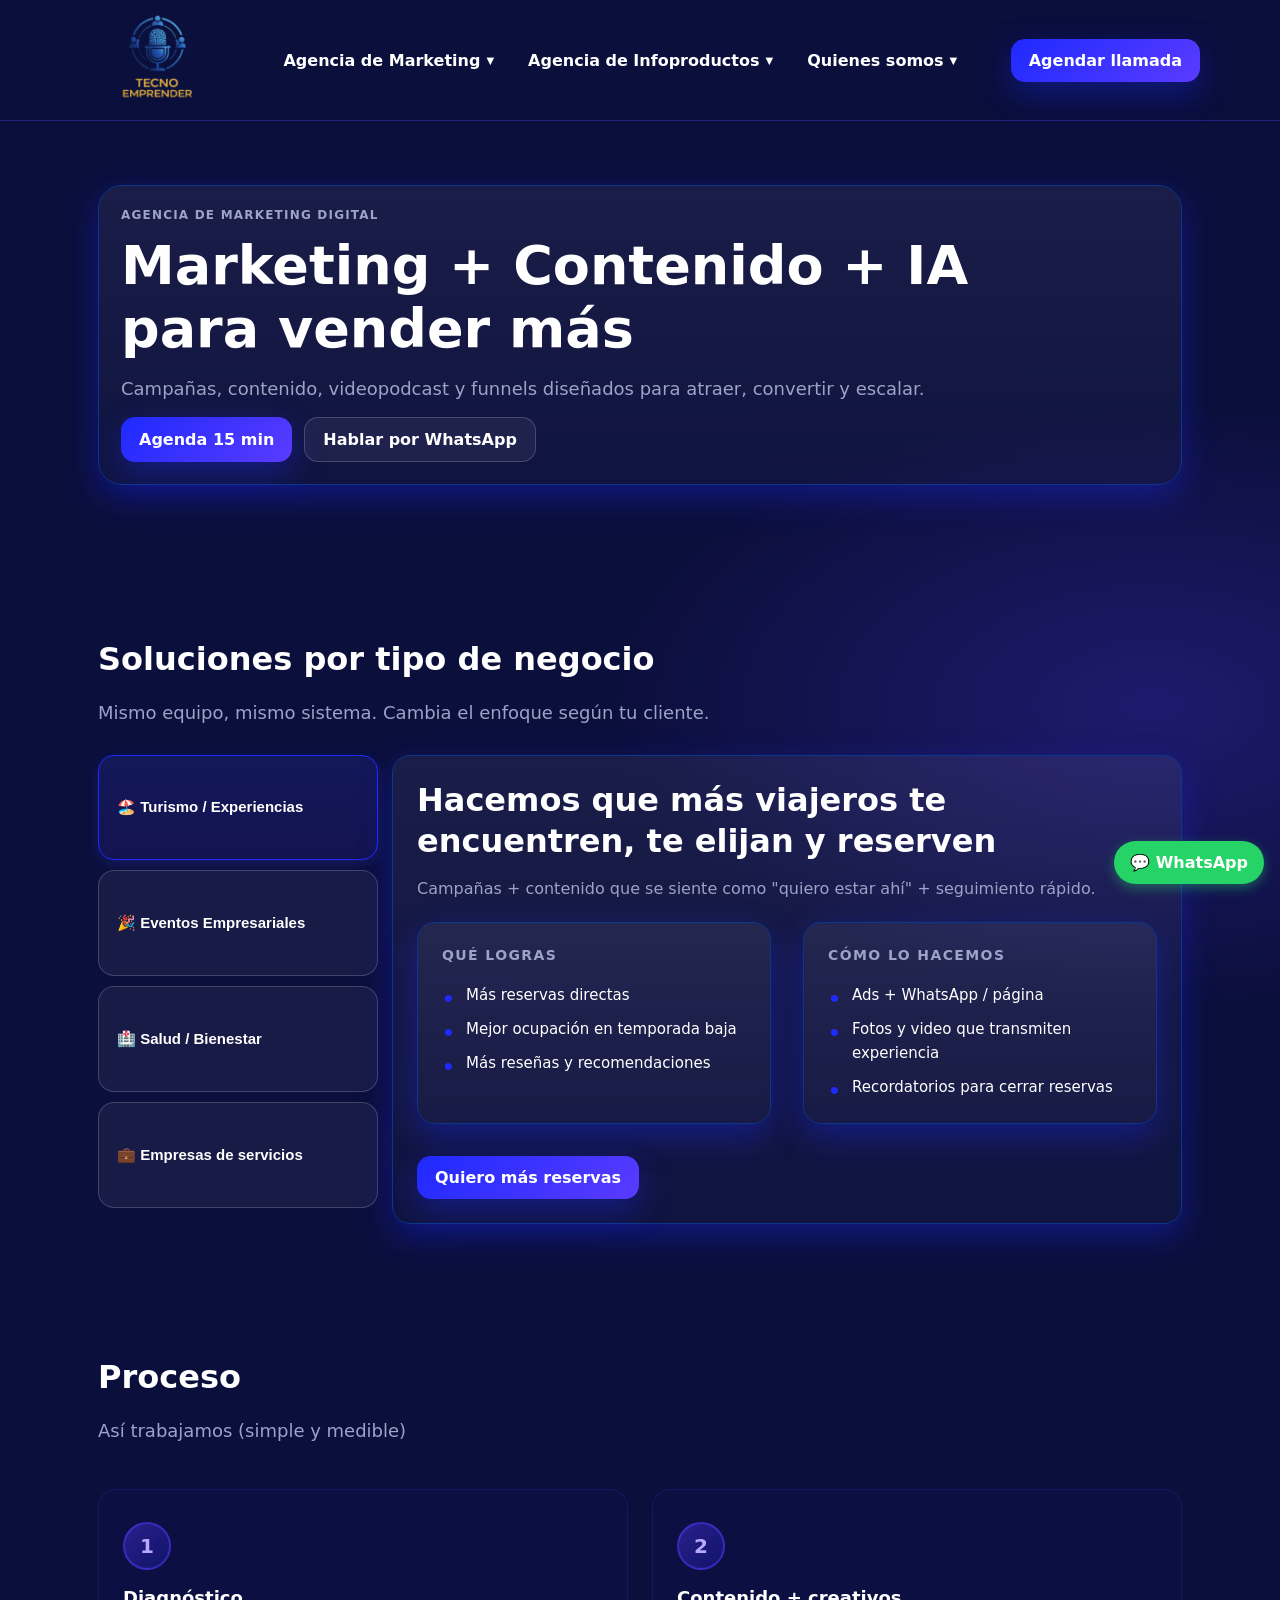
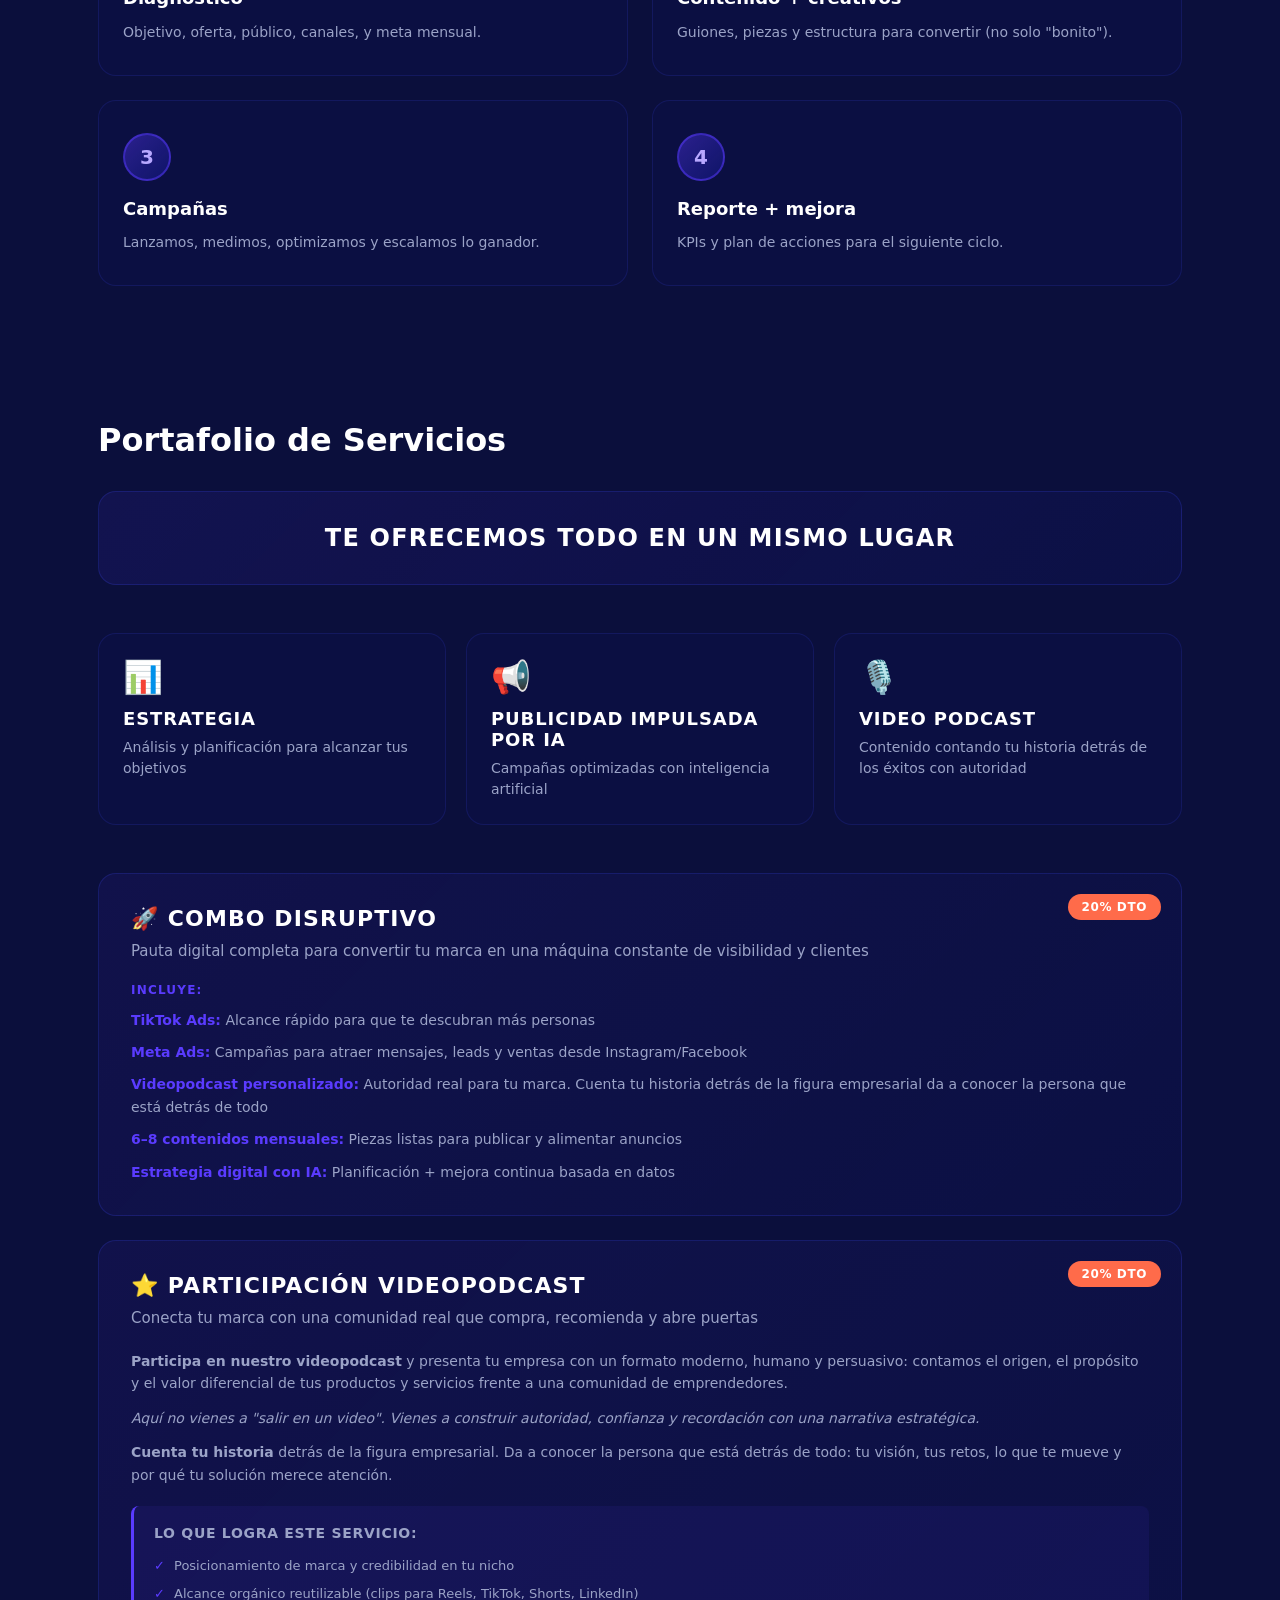
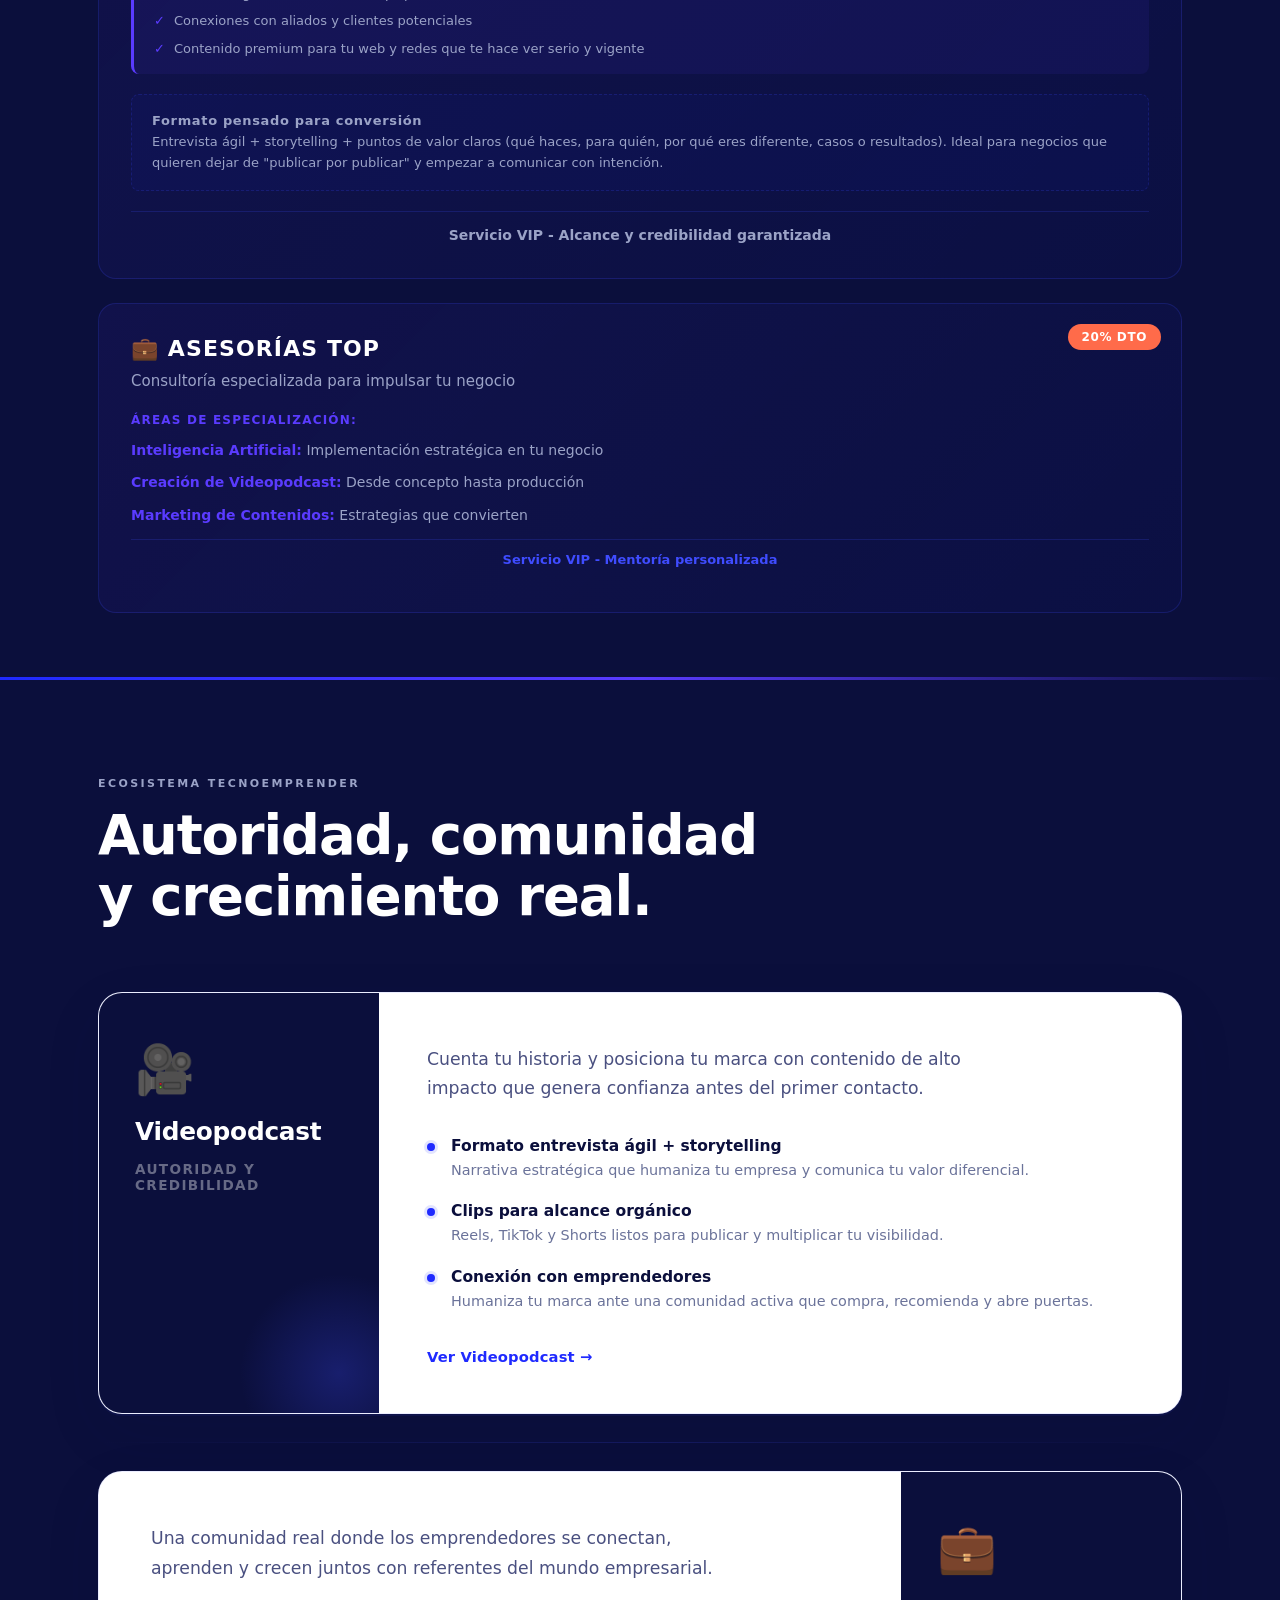
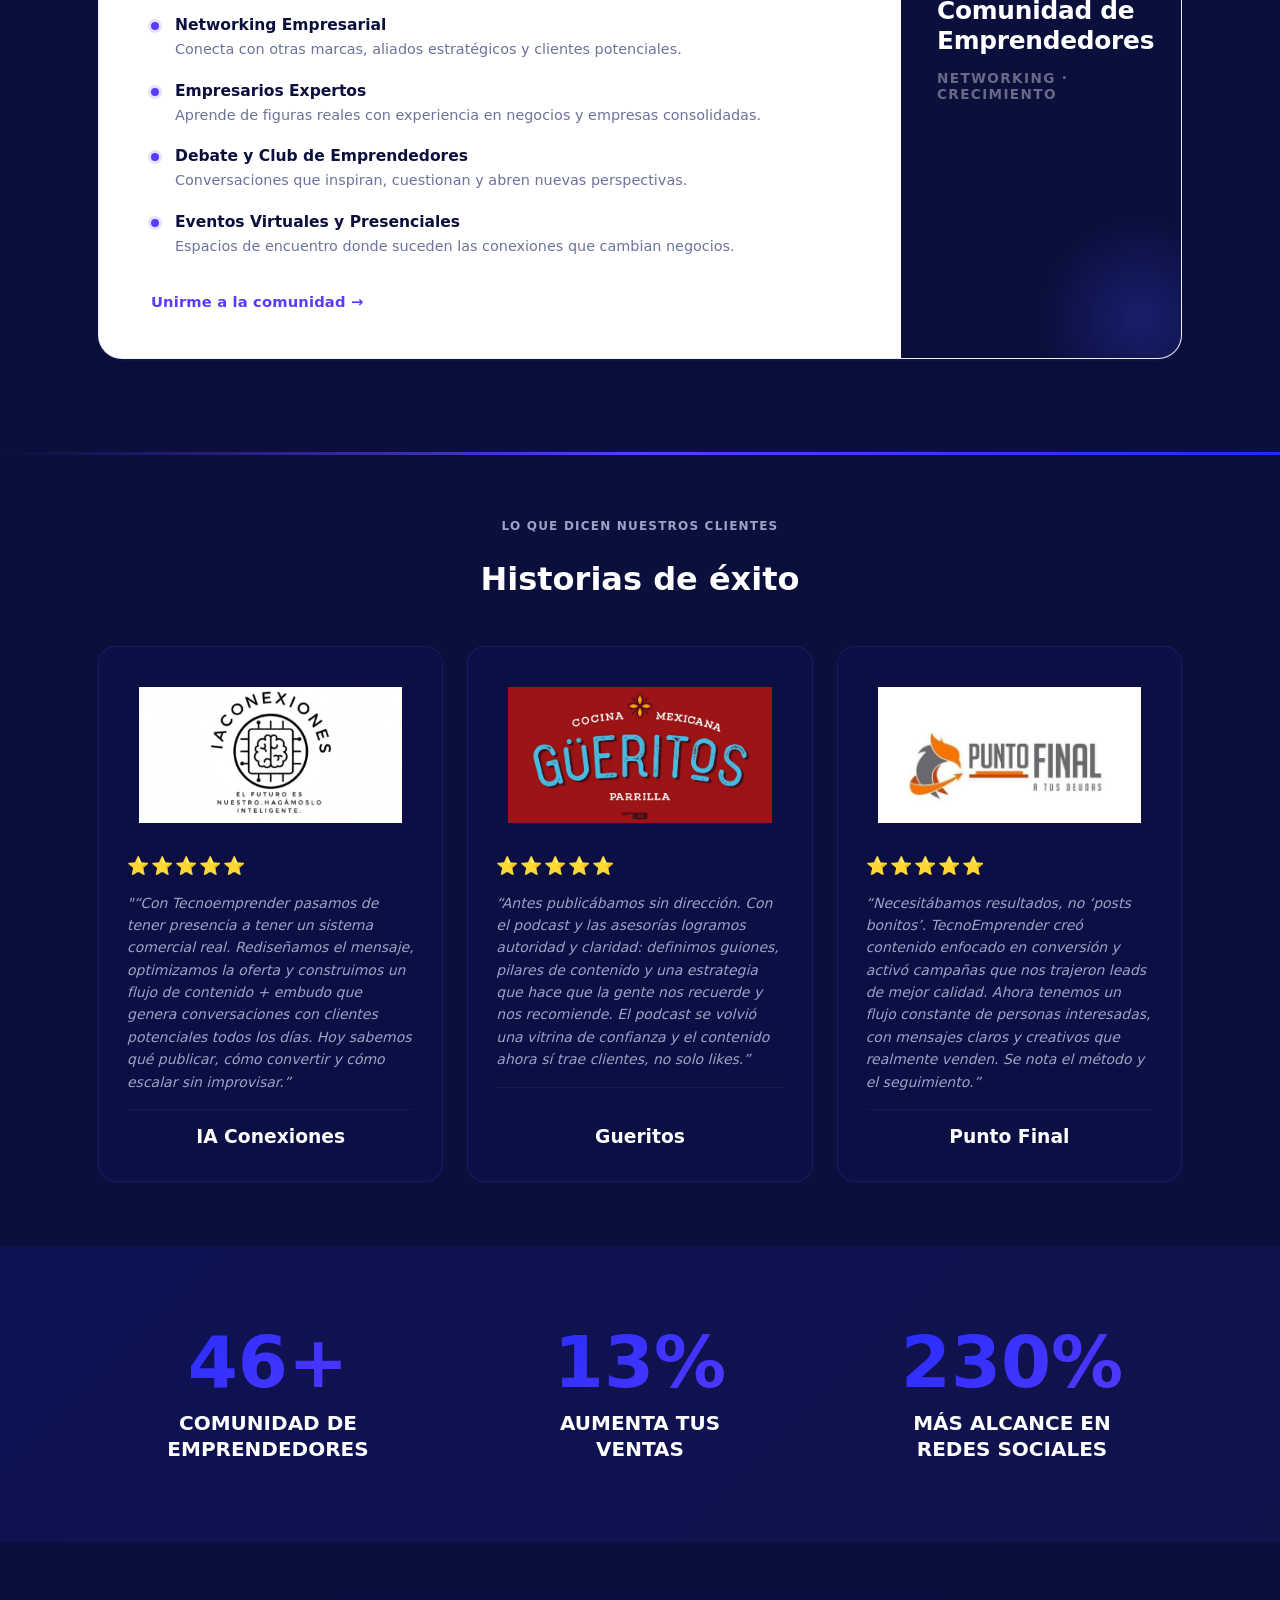
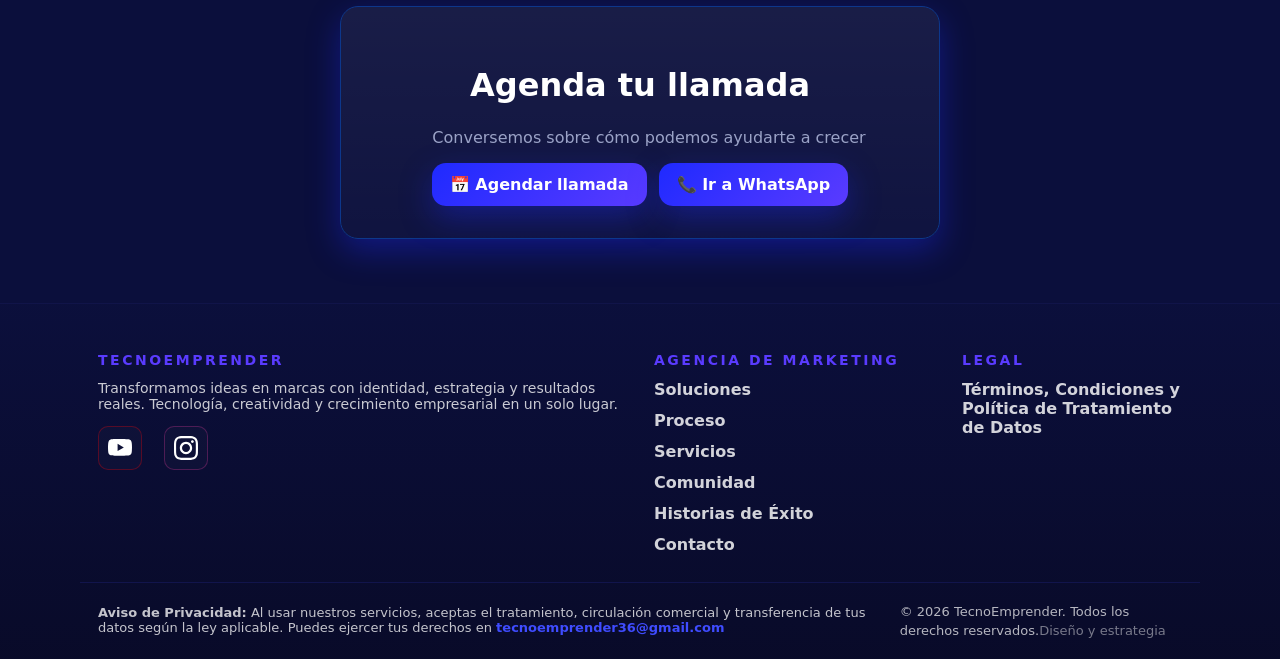
<file: index.html>
<!doctype html>
<html lang="es">

<head>
  <meta charset="utf-8">
  <meta name="viewport" content="width=device-width,initial-scale=1">
  <title>TecnoEmprender | Marketing, Contenido e IA</title>
  <meta name="description"
    content="Agencia de marketing digital especializada en estrategia, contenido, publicidad con IA y videopodcast.">
  <link rel="icon" type="image/png" href="img/logo_tecno_emprender-removebg-preview.png">
  <link rel="stylesheet" href="css/style.css">
</head>

<body>
<!-- Overlay -->
<div class="nav-overlay" id="navOverlay"></div>

<!-- Panel menú mobile -->
<nav class="mobile-nav" id="mobileNav">
  <div class="mobile-nav-header">
    <img class="mobile-nav-logo" src="img/logo_tecno_emprender-removebg-preview.png" alt="TecnoEmprender">
    <button class="mobile-nav-close" id="mobileNavClose">✕</button>
  </div>

  <ul class="mobile-nav-list">

    <li class="mobile-nav-section">
      <span class="mobile-nav-section-title">Agencia de Marketing</span>
      <ul class="mobile-nav-section-links">
        <li><a href="index.html#soluciones">Soluciones</a></li>
        <li><a href="index.html#proceso">Proceso</a></li>
        <li><a href="index.html#planes">Servicios</a></li>
        <li><a href="index.html#comunidad">Comunidad</a></li>
        <li><a href="index.html#casos-exito">Historias de Éxito</a></li>
        <li><a href="index.html#contacto">Contacto</a></li>
      </ul>
    </li>

    <li><div class="mobile-nav-divider"></div></li>

    <li class="mobile-nav-section">
      <span class="mobile-nav-section-title">Agencia de Infoproductos</span>
      <ul class="mobile-nav-section-links">
        <li><a href="infopro.html#problema">Problema</a></li>
        <li><a href="infopro.html#solucion-servicio">Solución - Servicio</a></li>
        <li><a href="infopro.html#lanzar-infoproducto">Cómo lo hacemos</a></li>
        <li><a href="infopro.html#resultados">¿Qué logras?</a></li>
        <li><a href="infopro.html#testimonios">Historias de Éxito</a></li>
        <li><a href="infopro.html#contacto">Contacto</a></li>
      </ul>
    </li>

    <li><div class="mobile-nav-divider"></div></li>

    <li class="mobile-nav-section">
      <span class="mobile-nav-section-title">Quiénes Somos</span>
      <ul class="mobile-nav-section-links">
        <li><a href="quienes-somos.html#mision">Misión y Visión</a></li>
        <li><a href="quienes-somos.html#equipo">Nuestro Equipo</a></li>
      </ul>
    </li>

  </ul>

  <div class="mobile-nav-footer">
    <a class="btn primary" href="https://calendly.com/agentetecnoemprender/15min" target="_blank">📅 Agendar llamada</a>
    <a class="btn" data-wa href="#">💬 Hablar por WhatsApp</a>
  </div>
</nav>

  <!-- WHATSAPP -->
  <a class="wa" id="waFloat" href="#" target="_blank">💬 WhatsApp</a>

  <header>
    <div class="wrap nav">
      <div class="brand">
        <img class="logo" src="img/logo_tecno_emprender-removebg-preview.png" alt="Logo TecnoEmprender">
        <!--TecnoEmprender-->
      </div>

      <nav>
        <ul>
          <li class="dropdown">
            <a href="index.html" class="dropdown-toggle">Agencia de Marketing</a>
            <ul class="dropdown-menu">
              <li><a href="index.html#soluciones">Soluciones</a></li>
              <li><a href="index.html#proceso">Proceso</a></li>
              <li><a href="index.html#planes">Servicios</a></li>
              <li><a href="index.html#comunidad">Comunidad</a></li>
              <li><a href="index.html#casos-exito">Historias de Éxito</a></li>
              <li><a href="index.html#contacto">Contacto</a></li>
            </ul>
          </li>
          <li class="dropdown">
            <a href="infopro.html" class="dropdown-toggle">Agencia de Infoproductos</a>
            <ul class="dropdown-menu">
              <li><a href="infopro.html#problema">Problema</a></li>
              <li><a href="infopro.html#solucion-servicio">Solucion - Servicio</a></li>
              <li><a href="infopro.html#lanzar-infoproducto">Como lo hacemos</a></li>
              <li><a href="infopro.html#resultados">¿Que logras?</a></li>
              <li><a href="infopro.html#testimonios">Historias de exito</a></li>
              <li><a href="infopro.html#contacto">Contacto</a></li>
            </ul>
          </li>
          <li class="dropdown">
            <a href="quienes-somos.html" class="dropdown-toggle">Quienes somos</a>
            <ul class="dropdown-menu">
              <li><a href="quienes-somos.html#mision">Misión y visión</a></li>
              <li><a href="quienes-somos.html#equipo">Nuestro equipo</a></li>
            </ul>
          </li>
        </ul>
      </nav>
      <div class="header-right">
        <a class="btn primary" href="https://calendly.com/agentetecnoemprender/15min">Agendar llamada</a>
      </div>
    </div>
  </header>

  <main>

    <!-- HERO -->
    <section class="hero">
      <div class="wrap hero-grid">
        <div class="card hero-card">
          <div class="hero-inner">
            <div class="hero-text-content">
              <div class="kicker">Agencia de marketing digital</div>
              <h1>Marketing + Contenido + IA<br>para vender más</h1>
              <p>Campañas, contenido, videopodcast y funnels diseñados para atraer, convertir y escalar.</p>
              <div class="hero-actions">
                <a class="btn primary" href="#contacto">Agenda 15 min</a>
                <a class="btn" id="ctaWhatsApp" data-wa href="#">Hablar por WhatsApp</a>
              </div>
            </div>
          </div>
        </div>
      </div>
    </section>

    <!-- SOLUCIONES -->
    <section class="section" id="soluciones">
      <div class="wrap">
        <h2>Soluciones por tipo de negocio </h2>
        <p style="color: var(--muted); margin-bottom: 32px; font-size: 18px;">Mismo equipo, mismo sistema. Cambia el
          enfoque según tu cliente.</p>
        <div class="tabs">
          <div class="tablist">
            <button class="tabbtn" aria-selected="true" aria-controls="t1">🏖️ Turismo / Experiencias</button>
            <button class="tabbtn" aria-selected="false" aria-controls="t2">🎉 Eventos Empresariales</button>
            <button class="tabbtn" aria-selected="false" aria-controls="t3">🏥 Salud / Bienestar</button>
            <button class="tabbtn" aria-selected="false" aria-controls="t4">💼 Empresas de servicios</button>
          </div>

          <div class="card">
            <div class="pad tabpanel-content">
              <div id="t1" class="tabpanel active">
                <h3>Hacemos que más viajeros te encuentren, te elijan y reserven</h3>
                <p style="color: var(--muted); margin: 16px 0 24px 0; font-size: 16px;">Campañas + contenido que se
                  siente como "quiero estar ahí" + seguimiento rápido.</p>
                <div class="two-col">
                  <div class="benefit-section-card">
                    <h4 class="benefit-section-title">QUÉ LOGRAS</h4>
                    <ul class="benefit-list">
                      <li>Más reservas directas</li>
                      <li>Mejor ocupación en temporada baja</li>
                      <li>Más reseñas y recomendaciones</li>
                    </ul>
                  </div>
                  <div class="benefit-section-card">
                    <h4 class="benefit-section-title">CÓMO LO HACEMOS</h4>
                    <ul class="benefit-list">
                      <li>Ads + WhatsApp / página</li>
                      <li>Fotos y video que transmiten experiencia</li>
                      <li>Recordatorios para cerrar reservas</li>
                    </ul>
                  </div>
                </div>
                <div style="margin-top: 32px;">
                  <a class="btn primary" href="#contacto">Quiero más reservas</a>
                </div>
              </div>
              <div id="t2" class="tabpanel">
                <h3>Llenamos tus eventos con el público ideal</h3>
                <p style="color: var(--muted); margin: 16px 0 24px 0; font-size: 16px;">Promoción estratégica que
                  conecta con tu audiencia y convierte asistencia en acción.</p>
                <div class="two-col">
                  <div class="benefit-section-card">
                    <h4 class="benefit-section-title">QUÉ LOGRAS</h4>
                    <ul class="benefit-list">
                      <li>Eventos con mayor asistencia</li>
                      <li>Público más comprometido y participativo</li>
                      <li>Mayor alcance y reconocimiento</li>
                    </ul>
                  </div>
                  <div class="benefit-section-card">
                    <h4 class="benefit-section-title">CÓMO LO HACEMOS</h4>
                    <ul class="benefit-list">
                      <li>Campañas segmentadas por interés</li>
                      <li>Contenido que genera expectativa</li>
                      <li>Seguimiento post-evento para fidelizar</li>
                    </ul>
                  </div>
                </div>
                <div style="margin-top: 32px;">
                  <a class="btn primary" href="#contacto">Quiero llenar mis eventos</a>
                </div>
              </div>
              <div id="t3" class="tabpanel">
                <h3>Generamos más citas y construimos confianza en tu práctica</h3>
                <p style="color: var(--muted); margin: 16px 0 24px 0; font-size: 16px;">Posiciona tu práctica médica con
                  contenido de valor que genera confianza y convierte consultas.</p>
                <div class="two-col">
                  <div class="benefit-section-card">
                    <h4 class="benefit-section-title">QUÉ LOGRAS</h4>
                    <ul class="benefit-list">
                      <li>Más citas y consultas programadas</li>
                      <li>Mayor confianza y credibilidad</li>
                      <li>Pacientes mejor informados</li>
                    </ul>
                  </div>
                  <div class="benefit-section-card">
                    <h4 class="benefit-section-title">CÓMO LO HACEMOS</h4>
                    <ul class="benefit-list">
                      <li>Contenido educativo y de valor</li>
                      <li>Testimonios y casos de éxito</li>
                      <li>Sistema de agendamiento integrado</li>
                    </ul>
                  </div>
                </div>
                <div style="margin-top: 32px;">
                  <a class="btn primary" href="#contacto">Quiero más citas</a>
                </div>
              </div>
              <div id="t4" class="tabpanel">
                <h3>Construimos autoridad y atraemos mejores clientes</h3>
                <p style="color: var(--muted); margin: 16px 0 24px 0; font-size: 16px;">Estrategia de contenido y
                  posicionamiento que te convierte en referente de tu sector.</p>
                <div class="two-col">
                  <div class="benefit-section-card">
                    <h4 class="benefit-section-title">QUÉ LOGRAS</h4>
                    <ul class="benefit-list">
                      <li>Mayor reconocimiento en tu sector</li>
                      <li>Más clientes y de mayor valor</li>
                      <li>Posicionamiento como experto</li>
                    </ul>
                  </div>
                  <div class="benefit-section-card">
                    <h4 class="benefit-section-title">CÓMO LO HACEMOS</h4>
                    <ul class="benefit-list">
                      <li>Contenido de autoridad y videopodcast</li>
                      <li>Estrategia de marca personal</li>
                      <li>Campañas dirigidas a tu nicho</li>
                    </ul>
                  </div>
                </div>
                <div style="margin-top: 32px;">
                  <a class="btn primary" href="#contacto">Quiero construir autoridad</a>
                </div>
              </div>
            </div>
          </div>
        </div>
      </div>
    </section>


    <!-- SECCIÓN PROCESO - Pasos del método de trabajo -->
    <section class="section sm" id="proceso">
      <div class="wrap">
        <h2>Proceso</h2>
        <p style="color: var(--muted); margin-bottom: 32px; font-size: 18px;">Así trabajamos (simple y medible)</p>
        <!-- Grid de pasos del proceso -->
        <div class="process-grid">
          <!-- Paso 1 -->
          <div class="process-card">
            <div class="process-number">1</div>
            <h3>Diagnóstico</h3>
            <p>Objetivo, oferta, público, canales, y meta mensual.</p>
          </div>
          <!-- Paso 2 -->
          <div class="process-card">
            <div class="process-number">2</div>
            <h3>Contenido + creativos</h3>
            <p>Guiones, piezas y estructura para convertir (no solo "bonito").</p>
          </div>
          <!-- Paso 3 -->
          <div class="process-card">
            <div class="process-number">3</div>
            <h3>Campañas</h3>
            <p>Lanzamos, medimos, optimizamos y escalamos lo ganador.</p>
          </div>
          <!-- Paso 4 -->
          <div class="process-card">
            <div class="process-number">4</div>
            <h3>Reporte + mejora</h3>
            <p>KPIs y plan de acciones para el siguiente ciclo.</p>
          </div>
        </div>
      </div>
    </section>

    <!-- SECCIÓN PORTAFOLIO - Servicios disponibles -->
    <section class="section" id="planes">
      <div class="wrap">
        <h2>Portafolio de Servicios</h2>
        
        <!-- Subtítulo destacado -->
        <div class="portfolio-intro">
          <p>Te ofrecemos todo en un mismo lugar</p>
        </div>

        <!-- Servicios principales -->
        <div class="services-grid">
          <div class="service-card">
            <div class="service-icon">📊</div>
            <h3>Estrategia</h3>
            <p>Análisis y planificación para alcanzar tus objetivos</p>
          </div>
          <div class="service-card">
            <div class="service-icon">📢</div>
            <h3>Publicidad impulsada por IA</h3>
            <p>Campañas optimizadas con inteligencia artificial</p>
          </div>
          <div class="service-card">
            <div class="service-icon">🎙️</div>
            <h3>Video Podcast</h3>
            <p>Contenido contando tu historia detrás de los éxitos con autoridad</p>
          </div>
        </div>

        <!-- Planes -->
        <div class="plans-grid" style="margin-top: 48px;">
          <!-- Plan 1 -->
          <div class="plan-card">
            <div class="plan-badge">20% DTO</div>
            <h3>🚀 Combo Disruptivo</h3>
            <p>Pauta digital completa para convertir tu marca en una máquina constante de visibilidad y clientes</p>
            <div class="plan-includes">
              <p class="includes-label">INCLUYE:</p>
              <ul>
                <li><span class="highlight">TikTok Ads:</span> Alcance rápido para que te descubran más personas</li>
                <li><span class="highlight">Meta Ads:</span> Campañas para atraer mensajes, leads y ventas desde Instagram/Facebook</li>
                <li><span class="highlight">Videopodcast personalizado:</span> Autoridad real para tu marca. Cuenta tu historia detrás de la figura empresarial da a conocer la persona que está detrás de todo</li>
                <li><span class="highlight">6–8 contenidos mensuales:</span> Piezas listas para publicar y alimentar anuncios</li>
                <li><span class="highlight">Estrategia digital con IA:</span> Planificación + mejora continua basada en datos</li>
              </ul>
            </div>
          </div>

          <!-- Plan 2 -->
          <div class="plan-card">
            <div class="plan-badge">20% DTO</div>
            <h3>⭐ Participación Videopodcast</h3>
            <p>Conecta tu marca con una comunidad real que compra, recomienda y abre puertas</p>
            <div class="plan-description">
              <p><strong>Participa en nuestro videopodcast</strong> y presenta tu empresa con un formato moderno, humano y persuasivo: contamos el origen, el propósito y el valor diferencial de tus productos y servicios frente a una comunidad de emprendedores.</p>
              
              <p><em>Aquí no vienes a "salir en un video". Vienes a construir autoridad, confianza y recordación con una narrativa estratégica.</em></p>
              
              <p><strong>Cuenta tu historia</strong> detrás de la figura empresarial. Da a conocer la persona que está detrás de todo: tu visión, tus retos, lo que te mueve y por qué tu solución merece atención.</p>
              
              <div class="podcast-benefits">
                <p class="podcast-title">Lo que logra este servicio:</p>
                <ul>
                  <li>Posicionamiento de marca y credibilidad en tu nicho</li>
                  <li>Alcance orgánico reutilizable (clips para Reels, TikTok, Shorts, LinkedIn)</li>
                  <li>Conexiones con aliados y clientes potenciales</li>
                  <li>Contenido premium para tu web y redes que te hace ver serio y vigente</li>
                </ul>
              </div>
              
              <div class="podcast-format">
                <p class="podcast-subtitle">Formato pensado para conversión</p>
                <p>Entrevista ágil + storytelling + puntos de valor claros (qué haces, para quién, por qué eres diferente, casos o resultados). Ideal para negocios que quieren dejar de "publicar por publicar" y empezar a comunicar con intención.</p>
              </div>
              
              <p class="plan-vip">Servicio VIP - Alcance y credibilidad garantizada</p>
            </div>
          </div>

          <!-- Plan 3 -->
          <div class="plan-card">
            <div class="plan-badge">20% DTO</div>
           
            <h3>💼 Asesorías TOP</h3>
            <p>Consultoría especializada para impulsar tu negocio</p>
            <div class="plan-includes">
              <p class="includes-label">ÁREAS DE ESPECIALIZACIÓN:</p>
              <ul>
                <li><span class="highlight">Inteligencia Artificial:</span> Implementación estratégica en tu negocio</li>
                <li><span class="highlight">Creación de Videopodcast:</span> Desde concepto hasta producción</li>
                <li><span class="highlight">Marketing de Contenidos:</span> Estrategias que convierten</li>
              </ul>
              <p class="plan-vip">Servicio VIP - Mentoría personalizada</p>
            </div>
          </div>
        </div>
      </div>
    </section>

    <!-- SECCIÓN VIDEOPODCAST & COMUNIDAD — REDISEÑO LIMPIO -->
    <section class="eco-section" id="comunidad">
      <div class="wrap">

        <!-- Encabezado -->
        <div class="eco-header">
          <p class="eco-overline">ECOSISTEMA TECNOEMPRENDER</p>
          <h2 class="eco-h2">Autoridad, comunidad<br>y crecimiento real.</h2>
        </div>

        <!-- Tarjeta 1: Videopodcast -->
        <article class="eco-card">
          <div class="eco-card-left">
            <span class="eco-icon-big">🎥</span>
            <h3 class="eco-card-title">Videopodcast</h3>
            <p class="eco-card-focus">Autoridad y Credibilidad</p>
          </div>
          <div class="eco-card-right">
            <p class="eco-card-intro">Cuenta tu historia y posiciona tu marca con contenido de alto impacto que genera confianza antes del primer contacto.</p>
            <ul class="eco-features">
              <li>
                <div class="eco-feat-dot eco-feat-dot--blue"></div>
                <div>
                  <strong>Formato entrevista ágil + storytelling</strong>
                  <span>Narrativa estratégica que humaniza tu empresa y comunica tu valor diferencial.</span>
                </div>
              </li>
              <li>
                <div class="eco-feat-dot eco-feat-dot--blue"></div>
                <div>
                  <strong>Clips para alcance orgánico</strong>
                  <span>Reels, TikTok y Shorts listos para publicar y multiplicar tu visibilidad.</span>
                </div>
              </li>
              <li>
                <div class="eco-feat-dot eco-feat-dot--blue"></div>
                <div>
                  <strong>Conexión con emprendedores</strong>
                  <span>Humaniza tu marca ante una comunidad activa que compra, recomienda y abre puertas.</span>
                </div>
              </li>
            </ul>
            <a class="eco-cta" href="https://youtube.com/@tecnoemprender22?si=r0TYA8dKIT4GD0a6" target="_blank">Ver Videopodcast →</a>
          </div>
        </article>

        <!-- Divisor -->
        <div class="eco-divider"></div>

        <!-- Tarjeta 2: Comunidad -->
        <article class="eco-card eco-card--flip">
          <div class="eco-card-left">
            <span class="eco-icon-big">💼</span>
            <h3 class="eco-card-title">Comunidad de<br>Emprendedores</h3>
            <p class="eco-card-focus">Networking · Crecimiento</p>
          </div>
          <div class="eco-card-right">
            <p class="eco-card-intro">Una comunidad real donde los emprendedores se conectan, aprenden y crecen juntos con referentes del mundo empresarial.</p>
            <ul class="eco-features">
              <li>
                <div class="eco-feat-dot eco-feat-dot--purple"></div>
                <div>
                  <strong>Networking Empresarial</strong>
                  <span>Conecta con otras marcas, aliados estratégicos y clientes potenciales.</span>
                </div>
              </li>
              <li>
                <div class="eco-feat-dot eco-feat-dot--purple"></div>
                <div>
                  <strong>Empresarios Expertos</strong>
                  <span>Aprende de figuras reales con experiencia en negocios y empresas consolidadas.</span>
                </div>
              </li>
              <li>
                <div class="eco-feat-dot eco-feat-dot--purple"></div>
                <div>
                  <strong>Debate y Club de Emprendedores</strong>
                  <span>Conversaciones que inspiran, cuestionan y abren nuevas perspectivas.</span>
                </div>
              </li>
              <li>
                <div class="eco-feat-dot eco-feat-dot--purple"></div>
                <div>
                  <strong>Eventos Virtuales y Presenciales</strong>
                  <span>Espacios de encuentro donde suceden las conexiones que cambian negocios.</span>
                </div>
              </li>
            </ul>
            <a class="eco-cta eco-cta--purple" href="https://chat.whatsapp.com/IL6pRjLKzVF95dVCTrWudz" target="_blank">Unirme a la comunidad →</a>
          </div>
        </article>

      </div>
    </section>

    <!-- SECCIÓN CASOS DE ÉXITO - Testimonios de clientes -->
    <section class="section" id="casos-exito">
      <div class="wrap">
        <div class="kicker">LO QUE DICEN NUESTROS CLIENTES</div>
        <h2>Historias de éxito</h2>
        
        <!-- Grid de testimonios -->
        <div class="testimonials-grid">
          <!-- Testimonio 1 -->
          <div class="testimonial-card">
            <div class="testimonial-logo"><img src="img/iaconexion logo.jpeg" alt="Logo IAconexion" class="logo-img"></div>
            <div class="testimonial-stars">⭐⭐⭐⭐⭐</div>
            <p class="testimonial-text">"“Con Tecnoemprender pasamos de tener presencia a tener un sistema comercial real. Rediseñamos el mensaje, optimizamos la oferta y construimos un flujo de contenido + embudo que genera conversaciones con clientes potenciales todos los días. Hoy sabemos qué publicar, cómo convertir y cómo escalar sin improvisar.”</p>
            <div class="testimonial-author">
              <h3>
              <b>IA Conexiones</b>
              </h3>
            </div>
          </div>

          <!-- Testimonio 2 -->
          <div class="testimonial-card">
            <div class="testimonial-logo"><img src="img/gueritos logo.jpeg" alt="Logo Gueritos" class="logo-img" width="20px" height="20px"></div>
            <div class="testimonial-stars">⭐⭐⭐⭐⭐</div>
            <p class="testimonial-text">“Antes publicábamos sin dirección. Con el podcast y las asesorías logramos autoridad y claridad: definimos guiones, pilares de contenido y una estrategia que hace que la gente nos recuerde y nos recomiende. El podcast se volvió una vitrina de confianza y el contenido ahora sí trae clientes, no solo likes.”</p>
            <div class="testimonial-author">
              <h3>
                <b>Gueritos</b>
              </h3>
            </div>
          </div>

          <!-- Testimonio 3 -->
          <div class="testimonial-card">
            <div class="testimonial-logo"><img src="img/punto final logo.jpeg" alt="Logo Punto Final" class="logo-img"></div>
            <div class="testimonial-stars">⭐⭐⭐⭐⭐</div>
            <p class="testimonial-text">“Necesitábamos resultados, no ‘posts bonitos’. TecnoEmprender creó contenido enfocado en conversión y activó campañas que nos trajeron leads de mejor calidad. Ahora tenemos un flujo constante de personas interesadas, con mensajes claros y creativos que realmente venden. Se nota el método y el seguimiento.”</p>
            <div class="testimonial-author">
              <h3>
              <b>Punto Final</b>
              </h3> 
            </div>
          </div>
        </div>
      </div>
    </section>

    <!-- ESTADÍSTICAS -->
<section class="section" style="background:linear-gradient(135deg,rgba(30,42,255,.12),rgba(90,59,255,.08));padding:80px 0">
  <div class="wrap">
    <div class="grid" style="grid-template-columns:repeat(auto-fit,minmax(280px,1fr));gap:32px">
      
      <!-- Estadística 1 -->
      <div style="text-align:center">
        <div class="stat-number" data-target="100" style="font-size:clamp(48px,8vw,72px);font-weight:900;background:linear-gradient(135deg,var(--acc),var(--acc2));-webkit-background-clip:text;-webkit-text-fill-color:transparent;background-clip:text;margin-bottom:12px;line-height:1">
          0+
        </div>
        <div style="font-size:clamp(16px,2vw,20px);font-weight:800;color:var(--txt);line-height:1.3">
          COMUNIDAD DE<br>EMPRENDEDORES
        </div>
      </div>

      <!-- Estadística 2 -->
      <div style="text-align:center">
        <div class="stat-number" data-target="30" style="font-size:clamp(48px,8vw,72px);font-weight:900;background:linear-gradient(135deg,var(--acc),var(--acc2));-webkit-background-clip:text;-webkit-text-fill-color:transparent;background-clip:text;margin-bottom:12px;line-height:1">
          0%
        </div>
        <div style="font-size:clamp(16px,2vw,20px);font-weight:800;color:var(--txt);line-height:1.3">
          AUMENTA TUS<br>VENTAS
        </div>
      </div>

      <!-- Estadística 3 -->
      <div style="text-align:center">
        <div class="stat-number" data-target="500" style="font-size:clamp(48px,8vw,72px);font-weight:900;background:linear-gradient(135deg,var(--acc),var(--acc2));-webkit-background-clip:text;-webkit-text-fill-color:transparent;background-clip:text;margin-bottom:12px;line-height:1">
          0%
        </div>
        <div style="font-size:clamp(16px,2vw,20px);font-weight:800;color:var(--txt);line-height:1.3">
          MÁS ALCANCE EN<br>REDES SOCIALES
        </div>
      </div>

    </div>
  </div>
</section>

    <!-- SECCIÓN CONTACTO - Formulario o información de contacto -->
    <section class="section" id="contacto">
      <div class="wrap">
        <!-- Tarjeta centrada con información de contacto -->
        <div class="card" style="max-width:600px;margin:auto">
          <div class="pad" style="text-align:center;padding:32px">
            <h2>Agenda tu llamada</h2>
            <p class="ul">Conversemos sobre cómo podemos ayudarte a crecer</p>
            <!-- Botones de contacto -->
            <div style="display: flex; gap: 12px; justify-content: center; margin-top: 16px; flex-wrap: wrap;">
              <a class="btn primary" href="https://calendly.com/agentetecnoemprender/15min" target="_blank">📅 Agendar llamada</a>
              <a class="btn primary" data-wa href="#">📞 Ir a WhatsApp</a>
            </div>
          </div>
        </div>
      </div>
    </section>
  </main>

  <!-- ENLACE AL ARCHIVO JAVASCRIPT -->
  <!-- Contiene la lógica interactiva: WhatsApp y pestañas -->
  
  <footer class="site-footer">
    <div class="wrap footer-grid">
      <div class="footer-about">
        <h3>TECNOEMPRENDER</h3>
        <p>Transformamos ideas en marcas con identidad, estrategia y resultados reales. Tecnología, creatividad y crecimiento empresarial en un solo lugar.</p>
        <div class="footer-icons">
          <a href="https://youtube.com/@tecnoemprender22?si=ZlRRKIHuytXF64Gg" target="_blank" class="icon-square">
            <svg xmlns="http://www.w3.org/2000/svg" width="24" height="24" fill="currentColor" class="bi bi-youtube" viewBox="0 0 16 16">
              <path d="M8.051 1.999h.089c.822.003 4.987.033 6.11.335a2.01 2.01 0 0 1 1.415 1.42c.101.38.172.883.22 1.402l.01.104.022.26.008.104c.065.914.073 1.77.074 1.957v.075c-.001.194-.01 1.108-.082 2.06l-.008.105-.009.104c-.05.572-.124 1.14-.235 1.558a2.01 2.01 0 0 1-1.415 1.42c-1.16.312-5.569.334-6.18.335h-.142c-.309 0-1.587-.006-2.927-.052l-.17-.006-.087-.004-.171-.007-.171-.007c-1.11-.049-2.167-.128-2.654-.26a2.01 2.01 0 0 1-1.415-1.419c-.111-.417-.185-.986-.235-1.558L.09 9.82l-.008-.104A31 31 0 0 1 0 7.68v-.123c.002-.215.01-.958.064-1.778l.007-.103.003-.052.008-.104.022-.26.01-.104c.048-.519.119-1.023.22-1.402a2.01 2.01 0 0 1 1.415-1.42c.487-.13 1.544-.21 2.654-.26l.17-.007.172-.006.086-.003.171-.007A100 100 0 0 1 7.858 2zM6.4 5.209v4.818l4.157-2.408z"/>
            </svg>
          </a>
          <a href="https://www.instagram.com/tecnoemprender?igsh=bmRpamp3bXFiYXJ1" target="_blank" class="icon-square">
            <svg width="24px" height="24px" viewBox="0 0 24 24" role="img" xmlns="http://www.w3.org/2000/svg"><title>Instagram icon</title><path fill="currentColor" d="M12 0C8.74 0 8.333.015 7.053.072 5.775.132 4.905.333 4.14.63c-.789.306-1.459.717-2.126 1.384S.935 3.35.63 4.14C.333 4.905.131 5.775.072 7.053.012 8.333 0 8.74 0 12s.015 3.667.072 4.947c.06 1.277.261 2.148.558 2.913.306.788.717 1.459 1.384 2.126.667.666 1.336 1.079 2.126 1.384.766.296 1.636.499 2.913.558C8.333 23.988 8.74 24 12 24s3.667-.015 4.947-.072c1.277-.06 2.148-.262 2.913-.558.788-.306 1.459-.718 2.126-1.384.666-.667 1.079-1.335 1.384-2.126.296-.765.499-1.636.558-2.913.06-1.28.072-1.687.072-4.947s-.015-3.667-.072-4.947c-.06-1.277-.262-2.149-.558-2.913-.306-.789-.718-1.459-1.384-2.126C21.319 1.347 20.651.935 19.86.63c-.765-.297-1.636-.499-2.913-.558C15.667.012 15.26 0 12 0zm0 2.16c3.203 0 3.585.016 4.85.071 1.17.055 1.805.249 2.227.415.562.217.96.477 1.382.896.419.42.679.819.896 1.381.164.422.36 1.057.413 2.227.057 1.266.07 1.646.07 4.85s-.015 3.585-.074 4.85c-.061 1.17-.256 1.805-.421 2.227-.224.562-.479.96-.899 1.382-.419.419-.824.679-1.38.896-.42.164-1.065.36-2.235.413-1.274.057-1.649.07-4.859.07-3.211 0-3.586-.015-4.859-.074-1.171-.061-1.816-.256-2.236-.421-.569-.224-.96-.479-1.379-.899-.421-.419-.69-.824-.9-1.38-.165-.42-.359-1.065-.42-2.235-.045-1.26-.061-1.649-.061-4.844 0-3.196.016-3.586.061-4.861.061-1.17.255-1.814.42-2.234.21-.57.479-.96.9-1.381.419-.419.81-.689 1.379-.898.42-.166 1.051-.361 2.221-.421 1.275-.045 1.65-.06 4.859-.06l.045.03zm0 3.678c-3.405 0-6.162 2.76-6.162 6.162 0 3.405 2.76 6.162 6.162 6.162 3.405 0 6.162-2.76 6.162-6.162 0-3.405-2.76-6.162-6.162-6.162zM12 16c-2.21 0-4-1.79-4-4s1.79-4 4-4 4 1.79 4 4-1.79 4-4 4zm7.846-10.405c0 .795-.646 1.44-1.44 1.44-.795 0-1.44-.646-1.44-1.44 0-.794.646-1.439 1.44-1.439.793-.001 1.44.645 1.44 1.439z"/></svg>
          </a>
        </div>
      </div>

      <div class="footer-nav">
        <div class="footer-title">Agencia de Marketing</div>
        <ul>
          <li><a href="#soluciones">Soluciones</a></li>
          <li><a href="#proceso">Proceso</a></li>
          <li><a href="#planes">Servicios</a></li>
          <li><a href="index.html#comunidad">Comunidad</a></li>
          <li><a href="#casos-exito">Historias de Éxito</a></li>
          <li><a href="#contacto">Contacto</a></li>
        </ul>
      </div>

      <div class="footer-legal">
        <div class="footer-title">Legal</div>
        <ul>
          <li><a href="terminos.html">Términos, Condiciones y Política de Tratamiento de Datos</a></li>
        </ul>
      </div>
    </div>

    <div class="wrap footer-bottom">
      <div class="footer-privacy"><strong>Aviso de Privacidad:</strong> Al usar nuestros servicios, aceptas el tratamiento, circulación comercial y transferencia de tus datos según la ley aplicable. Puedes ejercer tus derechos en <a href="mailto:tecnoemprender36@gmail.com">tecnoemprender36@gmail.com</a></div>
      <div class="footer-credit"><small>© 2026 TecnoEmprender. Todos los derechos reservados.</small><small class="muted">Diseño y estrategia</small></div>
    </div>
  </footer>

  <script src="js/tecnoemprender.js"></script>

</body>

</html>
</file>
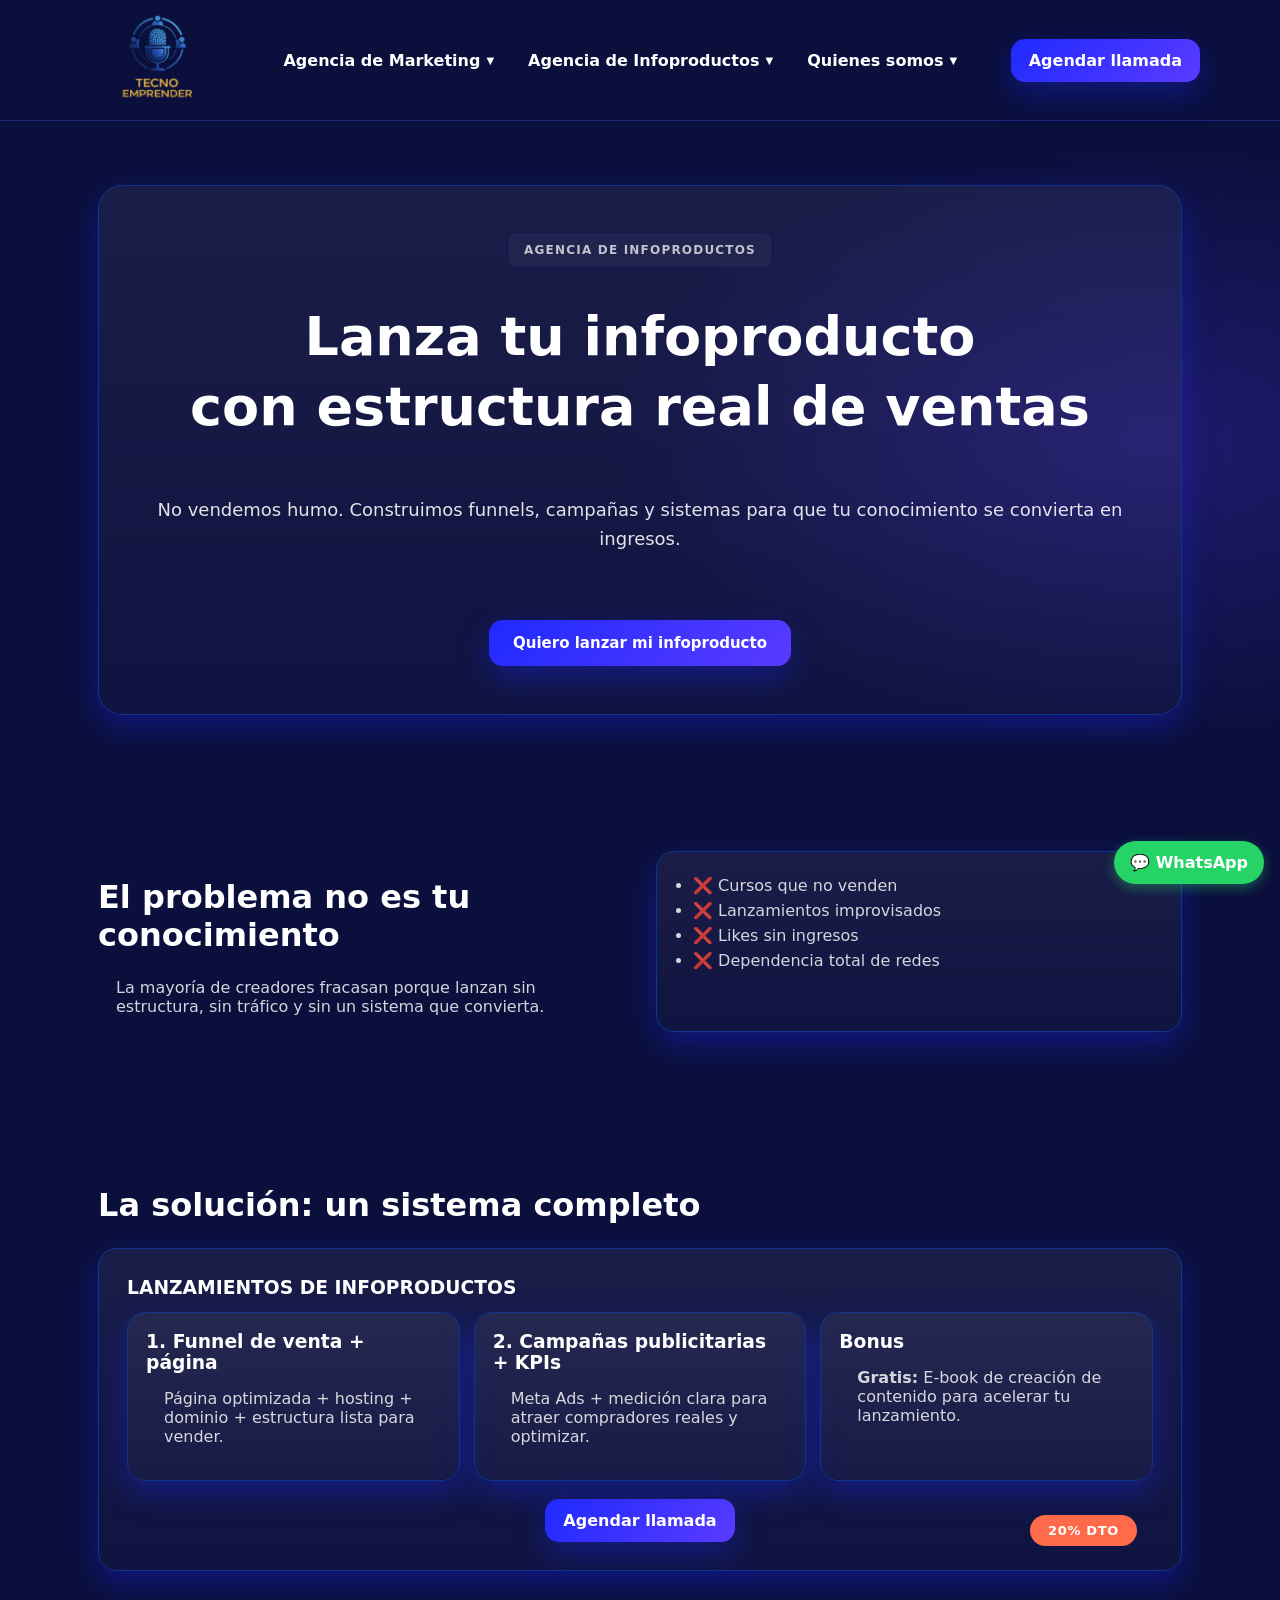
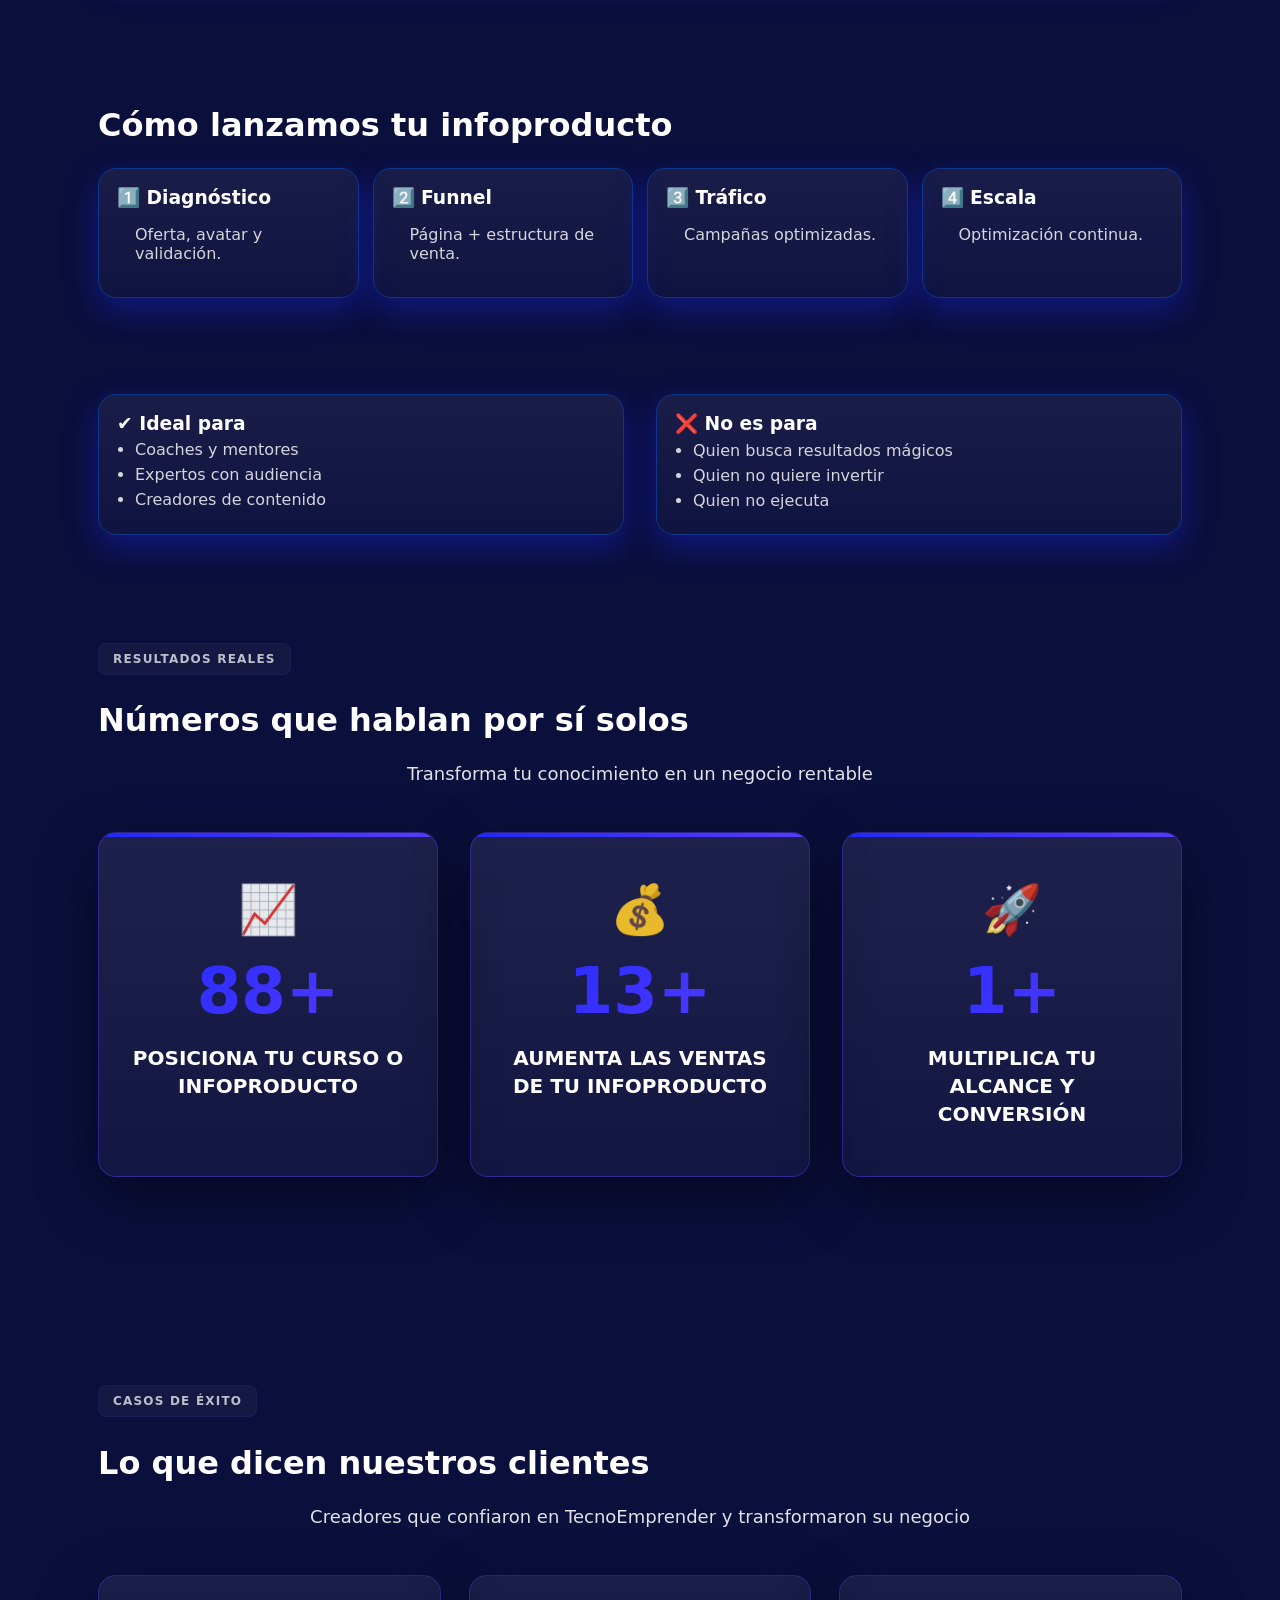
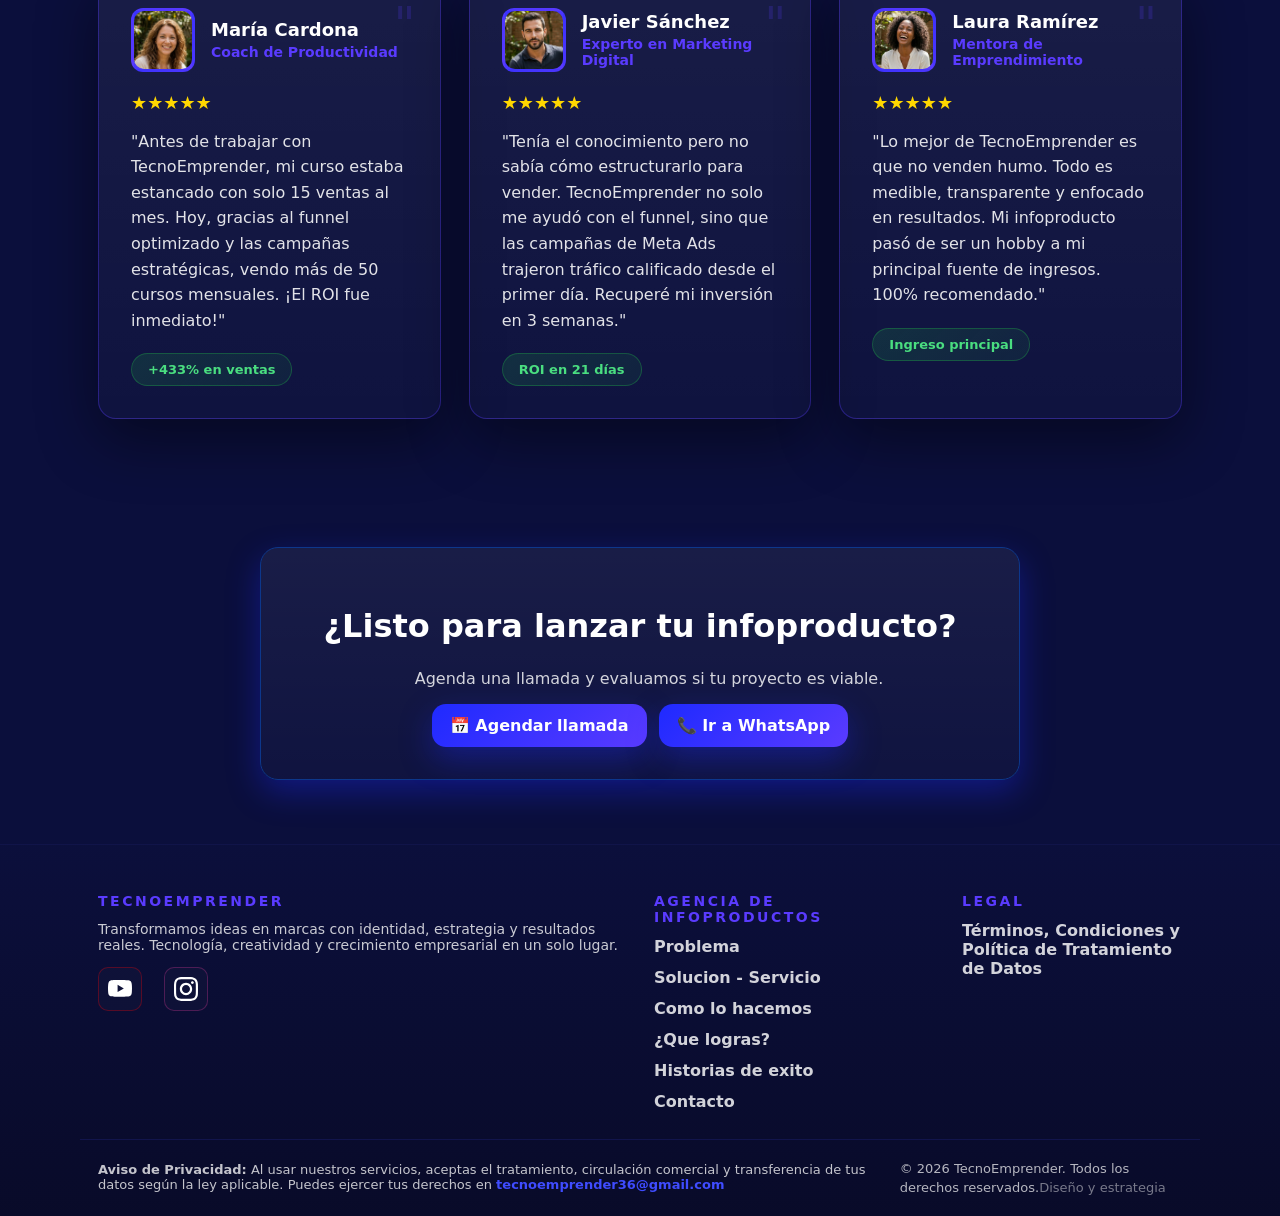
<file: infopro.html>
<!doctype html>
<html lang="es">
  <head>
    <meta charset="UTF-8" />
    <meta name="viewport" content="width=device-width, initial-scale=1.0" />
    <title>Agencia de Infoproductos | TecnoEmprender</title>
    <meta
      name="description"
      content="Lanzamos tu infoproducto con estructura real de ventas: funnel, campañas y sistema para convertir."
    />
    <link
      rel="icon"
      type="image/png"
      href="img/logo_tecno_emprender-removebg-preview.png"
    />
    <link rel="stylesheet" href="css/infopro.css" />
  </head>

  <body class="page-infopro">

      <!-- =============================================
PEGAR JUSTO DESPUÉS DE <body> en index.html
============================================= -->

<!-- Overlay -->
<div class="nav-overlay" id="navOverlay"></div>

<!-- Panel menú mobile -->
<nav class="mobile-nav" id="mobileNav">
  <div class="mobile-nav-header">
    <img class="mobile-nav-logo" src="img/logo_tecno_emprender-removebg-preview.png" alt="TecnoEmprender">
    <button class="mobile-nav-close" id="mobileNavClose">✕</button>
  </div>

  <ul class="mobile-nav-list">

    <li class="mobile-nav-section">
      <span class="mobile-nav-section-title">Agencia de Marketing</span>
      <ul class="mobile-nav-section-links">
        <li><a href="index.html#soluciones">Soluciones</a></li>
        <li><a href="index.html#proceso">Proceso</a></li>
        <li><a href="index.html#planes">Servicios</a></li>
        <li><a href="index.html#comunidad">Comunidad</a></li>
        <li><a href="index.html#casos-exito">Historias de Éxito</a></li>
        <li><a href="index.html#contacto">Contacto</a></li>
      </ul>
    </li>

    <li><div class="mobile-nav-divider"></div></li>

    <li class="mobile-nav-section">
      <span class="mobile-nav-section-title">Agencia de Infoproductos</span>
      <ul class="mobile-nav-section-links">
        <li><a href="infopro.html#problema">Problema</a></li>
        <li><a href="infopro.html#solucion-servicio">Solución - Servicio</a></li>
        <li><a href="infopro.html#lanzar-infoproducto">Cómo lo hacemos</a></li>
        <li><a href="infopro.html#resultados">¿Qué logras?</a></li>
        <li><a href="infopro.html#testimonios">Historias de Éxito</a></li>
        <li><a href="infopro.html#contacto">Contacto</a></li>
      </ul>
    </li>

    <li><div class="mobile-nav-divider"></div></li>

    <li class="mobile-nav-section">
      <span class="mobile-nav-section-title">Quiénes Somos</span>
      <ul class="mobile-nav-section-links">
        <li><a href="quienes-somos.html#mision">Misión y Visión</a></li>
        <li><a href="quienes-somos.html#equipo">Nuestro Equipo</a></li>
      </ul>
    </li>

  </ul>

  <div class="mobile-nav-footer">
    <a class="btn primary" href="https://calendly.com/agentetecnoemprender/15min" target="_blank">📅 Agendar llamada</a>
    <a class="btn" data-wa href="#">💬 Hablar por WhatsApp</a>
  </div>
</nav>
    <!-- WHATSAPP -->
    <a class="wa" id="waFloat" href="#" target="_blank">💬 WhatsApp</a>

    <header>
      <div class="wrap nav">
        <div class="brand">
          <img
            class="logo"
            src="img/logo_tecno_emprender-removebg-preview.png"
            alt="Logo TecnoEmprender"
          />
          <!--TecnoEmprender-->
        </div>


        <nav id="mainNav">
          <ul>
            <li class="dropdown">
              <a href="index.html" class="dropdown-toggle"
                >Agencia de Marketing</a
              >
              <ul class="dropdown-menu">
                <li><a href="index.html#soluciones">Soluciones</a></li>
                <li><a href="index.html#proceso">Proceso</a></li>
                <li><a href="index.html#planes">Servicios</a></li>
                <li><a href="index.html#comunidad">Comunidad</a></li>
                <li><a href="index.html#casos-exito">Historias de Éxito</a></li>
                <li><a href="index.html#contacto">Contacto</a></li>
              </ul>
            </li>
            <li class="dropdown">
              <a href="infopro.html" class="dropdown-toggle"
                >Agencia de Infoproductos</a
              >
              <ul class="dropdown-menu">
                <li><a href="infopro.html#problema">Problema</a></li>
                <li>
                  <a href="infopro.html#solucion-servicio"
                    >Solucion - Servicio</a
                  >
                </li>
                <li>
                  <a href="infopro.html#lanzar-infoproducto">Como lo hacemos</a>
                </li>
                <li><a href="infopro.html#resultados">¿Que logras?</a></li>
                <li>
                  <a href="infopro.html#testimonios">Historias de exito</a>
                </li>
                <li><a href="infopro.html#contacto">Contacto</a></li>
              </ul>
            </li>
            <li class="dropdown">
              <a href="quienes-somos.html" class="dropdown-toggle"
                >Quienes somos</a
              >
              <ul class="dropdown-menu">
                <li><a href="quienes-somos.html#mision">Misión y visión</a></li>
                <li><a href="quienes-somos.html#equipo">Nuestro equipo</a></li>
              </ul>
            </li>
          </ul>
        </nav>
        <div class="header-right">
          <a
            class="btn primary"
            href="https://calendly.com/agentetecnoemprender/15min"
            >Agendar llamada</a
          >
        </div>
      </div>
    </header>

    <main>
      <!-- HERO -->
      <section class="hero">
        <div class="wrap hero-grid">
          <div class="card hero-card">
            <div class="hero-inner">
              <div class="kicker">Agencia de infoproductos</div>
              <h1>Lanza tu infoproducto<br />con estructura real de ventas</h1>
              <p>
                No vendemos humo. Construimos funnels, campañas y sistemas para
                que tu conocimiento se convierta en ingresos.
              </p>
              <div class="hero-actions">
                <a class="btn primary" href="#contacto"
                  >Quiero lanzar mi infoproducto</a
                >
              </div>
            </div>
          </div>
        </div>
      </section>

      <!-- PROBLEMA -->
      <section class="section" id="problema">
        <div class="wrap">
          <div class="two-col">
            <div>
              <h2>El problema no es tu conocimiento</h2>
              <p class="ul">
                La mayoría de creadores fracasan porque lanzan sin estructura,
                sin tráfico y sin un sistema que convierta.
              </p>
            </div>
            <div class="card">
              <div class="pad">
                <ul class="ul" style="margin: 0">
                  <li>❌ Cursos que no venden</li>
                  <li>❌ Lanzamientos improvisados</li>
                  <li>❌ Likes sin ingresos</li>
                  <li>❌ Dependencia total de redes</li>
                </ul>
              </div>
            </div>
          </div>
        </div>
      </section>

      <!-- SOLUCIÓN -->
      <section class="section" id="solucion-servicio">
        <div class="wrap">
          <h2>La solución: un sistema completo</h2>
          <div class="card" style="margin-top: 16px">
            <div class="pad" style="padding: 28px">
              <h3>LANZAMIENTOS DE INFOPRODUCTOS</h3>
              <div
                class="grid"
                style="
                  grid-template-columns: repeat(auto-fit, minmax(260px, 1fr));
                  gap: 14px;
                  margin-top: 14px;
                "
              >
                <div class="card">
                  <div class="pad">
                    <h3>1. Funnel de venta + página</h3>
                    <p class="ul">
                      Página optimizada + hosting + dominio + estructura lista
                      para vender.
                    </p>
                  </div>
                </div>
                <div class="card">
                  <div class="pad">
                    <h3>2. Campañas publicitarias + KPIs</h3>
                    <p class="ul">
                      Meta Ads + medición clara para atraer compradores reales y
                      optimizar.
                    </p>
                  </div>
                </div>
                <div class="card">
                  <div class="pad">
                    <h3>Bonus</h3>
                    <p class="ul">
                      <strong>Gratis:</strong> E-book de creación de contenido
                      para acelerar tu lanzamiento.
                    </p>
                  </div>
                </div>
              </div>

              <div class="hero-actions" style="margin-top: 18px">
                <a class="btn primary" href="#contacto">Agendar llamada</a>
                <span class="discount-badge">20% DTO</span>
              </div>
            </div>
          </div>
        </div>
      </section>

      <!-- PROCESO -->
      <section class="section sm" id="lanzar-infoproducto">
        <div class="wrap">
          <h2>Cómo lanzamos tu infoproducto</h2>
          <div
            class="grid"
            style="grid-template-columns: repeat(auto-fit, minmax(200px, 1fr))"
          >
            <div class="card">
              <div class="pad">
                <h3>1️⃣ Diagnóstico</h3>
                <p class="ul">Oferta, avatar y validación.</p>
              </div>
            </div>
            <div class="card">
              <div class="pad">
                <h3>2️⃣ Funnel</h3>
                <p class="ul">Página + estructura de venta.</p>
              </div>
            </div>
            <div class="card">
              <div class="pad">
                <h3>3️⃣ Tráfico</h3>
                <p class="ul">Campañas optimizadas.</p>
              </div>
            </div>
            <div class="card">
              <div class="pad">
                <h3>4️⃣ Escala</h3>
                <p class="ul">Optimización continua.</p>
              </div>
            </div>
          </div>
        </div>
      </section>

      <!-- PARA QUIÉN -->
      <section class="section sm">
        <div class="wrap">
          <div class="two-col">
            <div class="card">
              <div class="pad">
                <h3>✔️ Ideal para</h3>
                <ul class="ul" style="margin: 0">
                  <li>Coaches y mentores</li>
                  <li>Expertos con audiencia</li>
                  <li>Creadores de contenido</li>
                </ul>
              </div>
            </div>
            <div class="card">
              <div class="pad">
                <h3>❌ No es para</h3>
                <ul class="ul" style="margin: 0">
                  <li>Quien busca resultados mágicos</li>
                  <li>Quien no quiere invertir</li>
                  <li>Quien no ejecuta</li>
                </ul>
              </div>
            </div>
          </div>
        </div>
      </section>
    </main>

    <!-- ESTADÍSTICAS Y TESTIMONIOS -->
    <section class="section" id="resultados">
      <div class="wrap">
        <div class="kicker">Resultados reales</div>
        <h2>Números que hablan por sí solos</h2>
        <p class="subtitle">
          Transforma tu conocimiento en un negocio rentable
        </p>

        <div class="stats-grid">
          <div class="stat-card">
            <div class="stat-icon">📈</div>
            <div class="stat-number" data-target="200">0</div>
            <div class="stat-text">POSICIONA TU CURSO O INFOPRODUCTO</div>
          </div>

          <div class="stat-card">
            <div class="stat-icon">💰</div>
            <div class="stat-number" data-target="30">0</div>
            <div class="stat-text">AUMENTA LAS VENTAS DE TU INFOPRODUCTO</div>
          </div>

          <div class="stat-card">
            <div class="stat-icon">🚀</div>
            <div class="stat-number" data-target="3" data-suffix="X">0X</div>
            <div class="stat-text">MULTIPLICA TU ALCANCE Y CONVERSIÓN</div>
          </div>
        </div>
      </div>
    </section>

    <section class="section" id="testimonios">
      <div class="wrap">
        <div class="kicker">Casos de éxito</div>
        <h2>Lo que dicen nuestros clientes</h2>
        <p class="subtitle">
          Creadores que confiaron en TecnoEmprender y transformaron su negocio
        </p>

        <div class="testimonials-grid">
          <!-- Testimonio 1 -->
          <div class="testimonial-card">
            <div class="quote-icon">"</div>
            <div class="testimonial-header">
              <div class="avatar">
                <img src="img/foto-1.jpeg" alt="María Cardona" />
              </div>
              <div class="testimonial-info">
                <h3>María Cardona</h3>
                <div class="role">Coach de Productividad</div>
              </div>
            </div>
            <div class="stars">★★★★★</div>
            <p class="testimonial-text">
              "Antes de trabajar con TecnoEmprender, mi curso estaba estancado
              con solo 15 ventas al mes. Hoy, gracias al funnel optimizado y las
              campañas estratégicas, vendo más de 50 cursos mensuales. ¡El ROI
              fue inmediato!"
            </p>
            <div class="result-badge">+433% en ventas</div>
          </div>

          <!-- Testimonio 2 -->
          <div class="testimonial-card">
            <div class="quote-icon">"</div>
            <div class="testimonial-header">
              <div class="avatar">
                <img src="img/foto-2.jpeg" alt="Javier Sánchez" />
              </div>
              <div class="testimonial-info">
                <h3>Javier Sánchez</h3>
                <div class="role">Experto en Marketing Digital</div>
              </div>
            </div>
            <div class="stars">★★★★★</div>
            <p class="testimonial-text">
              "Tenía el conocimiento pero no sabía cómo estructurarlo para
              vender. TecnoEmprender no solo me ayudó con el funnel, sino que
              las campañas de Meta Ads trajeron tráfico calificado desde el
              primer día. Recuperé mi inversión en 3 semanas."
            </p>
            <div class="result-badge">ROI en 21 días</div>
          </div>

          <!-- Testimonio 3 -->
          <div class="testimonial-card">
            <div class="quote-icon">"</div>
            <div class="testimonial-header">
              <div class="avatar">
                <img src="img/foto-3.jpeg" alt="Laura Ramírez" />
              </div>
              <div class="testimonial-info">
                <h3>Laura Ramírez</h3>
                <div class="role">Mentora de Emprendimiento</div>
              </div>
            </div>
            <div class="stars">★★★★★</div>
            <p class="testimonial-text">
              "Lo mejor de TecnoEmprender es que no venden humo. Todo es
              medible, transparente y enfocado en resultados. Mi infoproducto
              pasó de ser un hobby a mi principal fuente de ingresos. 100%
              recomendado."
            </p>
            <div class="result-badge">Ingreso principal</div>
          </div>
        </div>
      </div>
    </section>

    <!-- CTA / CONTACTO -->
    <section class="section" id="contacto">
      <div class="wrap">
        <div class="card" style="max-width: 760px; margin: auto">
          <div class="pad" style="text-align: center; padding: 32px">
            <h2>¿Listo para lanzar tu infoproducto?</h2>
            <p class="ul">
              Agenda una llamada y evaluamos si tu proyecto es viable.
            </p>
            <div
              class="hero-actions"
              style="justify-content: center; margin-top: 16px"
            >
              <a
                class="btn primary"
                href="https://calendly.com/agentetecnoemprender/15min"
                target="_blank"
                >📅 Agendar llamada</a
              >
              <a class="btn primary" data-wa href="#">📞 Ir a WhatsApp</a>
            </div>
          </div>
        </div>
      </div>
    </section>

    <footer class="site-footer">
      <div class="wrap footer-grid">
        <div class="footer-about">
          <h3>TECNOEMPRENDER</h3>
          <p>
            Transformamos ideas en marcas con identidad, estrategia y resultados
            reales. Tecnología, creatividad y crecimiento empresarial en un solo
            lugar.
          </p>
          <div class="footer-icons">
            <a
              href="https://youtube.com/@tecnoemprender22?si=ZlRRKIHuytXF64Gg"
              target="_blank"
              class="icon-square"
            >
              <svg
                xmlns="http://www.w3.org/2000/svg"
                width="24"
                height="24"
                fill="currentColor"
                class="bi bi-youtube"
                viewBox="0 0 16 16"
              >
                <path
                  d="M8.051 1.999h.089c.822.003 4.987.033 6.11.335a2.01 2.01 0 0 1 1.415 1.42c.101.38.172.883.22 1.402l.01.104.022.26.008.104c.065.914.073 1.77.074 1.957v.075c-.001.194-.01 1.108-.082 2.06l-.008.105-.009.104c-.05.572-.124 1.14-.235 1.558a2.01 2.01 0 0 1-1.415 1.42c-1.16.312-5.569.334-6.18.335h-.142c-.309 0-1.587-.006-2.927-.052l-.17-.006-.087-.004-.171-.007-.171-.007c-1.11-.049-2.167-.128-2.654-.26a2.01 2.01 0 0 1-1.415-1.419c-.111-.417-.185-.986-.235-1.558L.09 9.82l-.008-.104A31 31 0 0 1 0 7.68v-.123c.002-.215.01-.958.064-1.778l.007-.103.003-.052.008-.104.022-.26.01-.104c.048-.519.119-1.023.22-1.402a2.01 2.01 0 0 1 1.415-1.42c.487-.13 1.544-.21 2.654-.26l.17-.007.172-.006.086-.003.171-.007A100 100 0 0 1 7.858 2zM6.4 5.209v4.818l4.157-2.408z"
                />
              </svg>
            </a>
            <a
              href="https://www.instagram.com/tecnoemprender?igsh=bmRpamp3bXFiYXJ1"
              target="_blank"
              class="icon-square"
            >
              <svg
                width="24px"
                height="24px"
                viewBox="0 0 24 24"
                role="img"
                xmlns="http://www.w3.org/2000/svg"
              >
                <title>Instagram icon</title>
                <path
                  fill="currentColor"
                  d="M12 0C8.74 0 8.333.015 7.053.072 5.775.132 4.905.333 4.14.63c-.789.306-1.459.717-2.126 1.384S.935 3.35.63 4.14C.333 4.905.131 5.775.072 7.053.012 8.333 0 8.74 0 12s.015 3.667.072 4.947c.06 1.277.261 2.148.558 2.913.306.788.717 1.459 1.384 2.126.667.666 1.336 1.079 2.126 1.384.766.296 1.636.499 2.913.558C8.333 23.988 8.74 24 12 24s3.667-.015 4.947-.072c1.277-.06 2.148-.262 2.913-.558.788-.306 1.459-.718 2.126-1.384.666-.667 1.079-1.335 1.384-2.126.296-.765.499-1.636.558-2.913.06-1.28.072-1.687.072-4.947s-.015-3.667-.072-4.947c-.06-1.277-.262-2.149-.558-2.913-.306-.789-.718-1.459-1.384-2.126C21.319 1.347 20.651.935 19.86.63c-.765-.297-1.636-.499-2.913-.558C15.667.012 15.26 0 12 0zm0 2.16c3.203 0 3.585.016 4.85.071 1.17.055 1.805.249 2.227.415.562.217.96.477 1.382.896.419.42.679.819.896 1.381.164.422.36 1.057.413 2.227.057 1.266.07 1.646.07 4.85s-.015 3.585-.074 4.85c-.061 1.17-.256 1.805-.421 2.227-.224.562-.479.96-.899 1.382-.419.419-.824.679-1.38.896-.42.164-1.065.36-2.235.413-1.274.057-1.649.07-4.859.07-3.211 0-3.586-.015-4.859-.074-1.171-.061-1.816-.256-2.236-.421-.569-.224-.96-.479-1.379-.899-.421-.419-.69-.824-.9-1.38-.165-.42-.359-1.065-.42-2.235-.045-1.26-.061-1.649-.061-4.844 0-3.196.016-3.586.061-4.861.061-1.17.255-1.814.42-2.234.21-.57.479-.96.9-1.381.419-.419.81-.689 1.379-.898.42-.166 1.051-.361 2.221-.421 1.275-.045 1.65-.06 4.859-.06l.045.03zm0 3.678c-3.405 0-6.162 2.76-6.162 6.162 0 3.405 2.76 6.162 6.162 6.162 3.405 0 6.162-2.76 6.162-6.162 0-3.405-2.76-6.162-6.162-6.162zM12 16c-2.21 0-4-1.79-4-4s1.79-4 4-4 4 1.79 4 4-1.79 4-4 4zm7.846-10.405c0 .795-.646 1.44-1.44 1.44-.795 0-1.44-.646-1.44-1.44 0-.794.646-1.439 1.44-1.439.793-.001 1.44.645 1.44 1.439z"
                />
              </svg>
            </a>
          </div>
        </div>

        <div class="footer-nav">
          <div class="footer-title">Agencia de Infoproductos</div>
          <ul>
            <li><a href="#problema">Problema</a></li>
            <li><a href="#solucion-servicio">Solucion - Servicio</a></li>
            <li><a href="#lanzar-infoproducto">Como lo hacemos</a></li>
            <li><a href="#resultados">¿Que logras?</a></li>
            <li><a href="#testimonios">Historias de exito</a></li>
            <li><a href="#contacto">Contacto</a></li>
          </ul>
        </div>

        <div class="footer-legal">
          <div class="footer-title">Legal</div>
          <ul>
            <li>
              <a href="terminos.html"
                >Términos, Condiciones y Política de Tratamiento de Datos</a
              >
            </li>
          </ul>
        </div>
      </div>

      <div class="wrap footer-bottom">
        <div class="footer-privacy">
          <strong>Aviso de Privacidad:</strong> Al usar nuestros servicios,
          aceptas el tratamiento, circulación comercial y transferencia de tus
          datos según la ley aplicable. Puedes ejercer tus derechos en
          <a href="mailto:tecnoemprender36@gmail.com"
            >tecnoemprender36@gmail.com</a
          >
        </div>
        <div class="footer-credit">
          <small>© 2026 TecnoEmprender. Todos los derechos reservados.</small
          ><small class="muted">Diseño y estrategia</small>
        </div>
      </div>
    </footer>

    <script src="js/tecnoemprender.js"></script>
  </body>
</html>
</file>
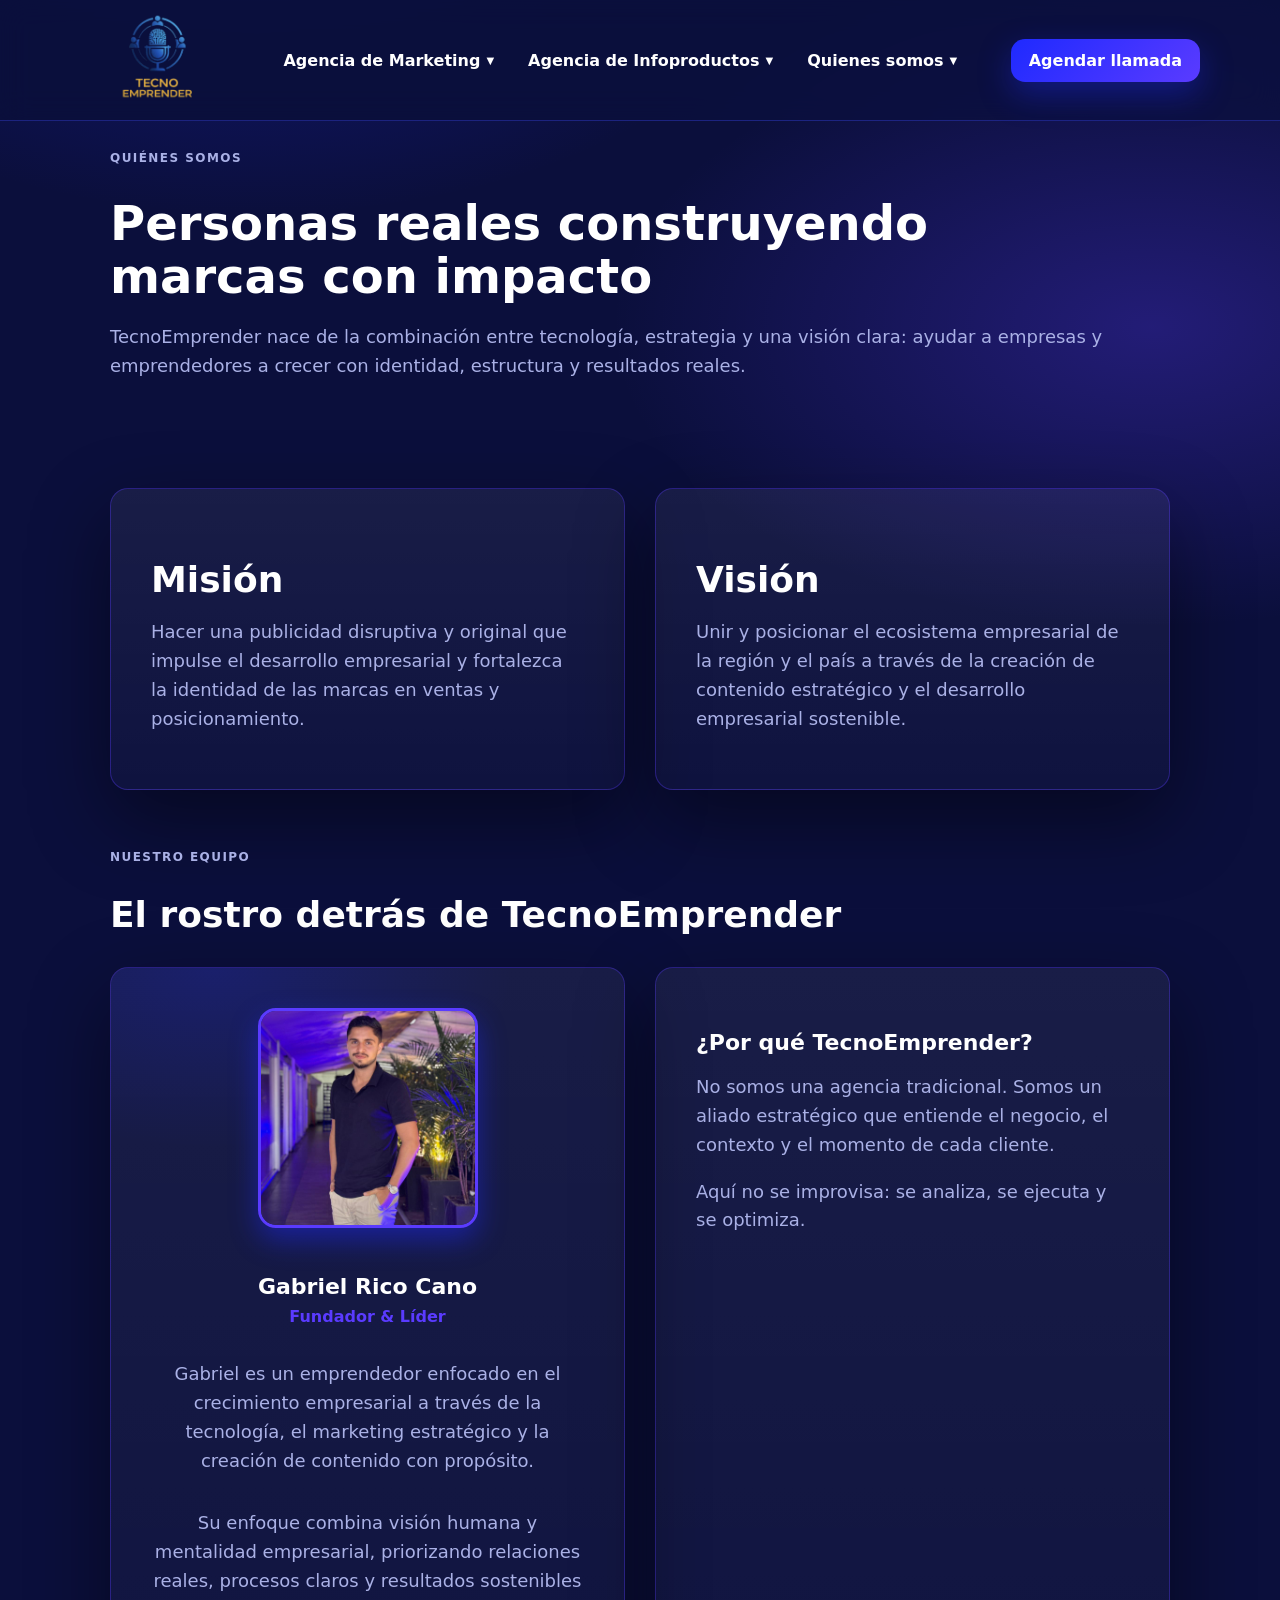
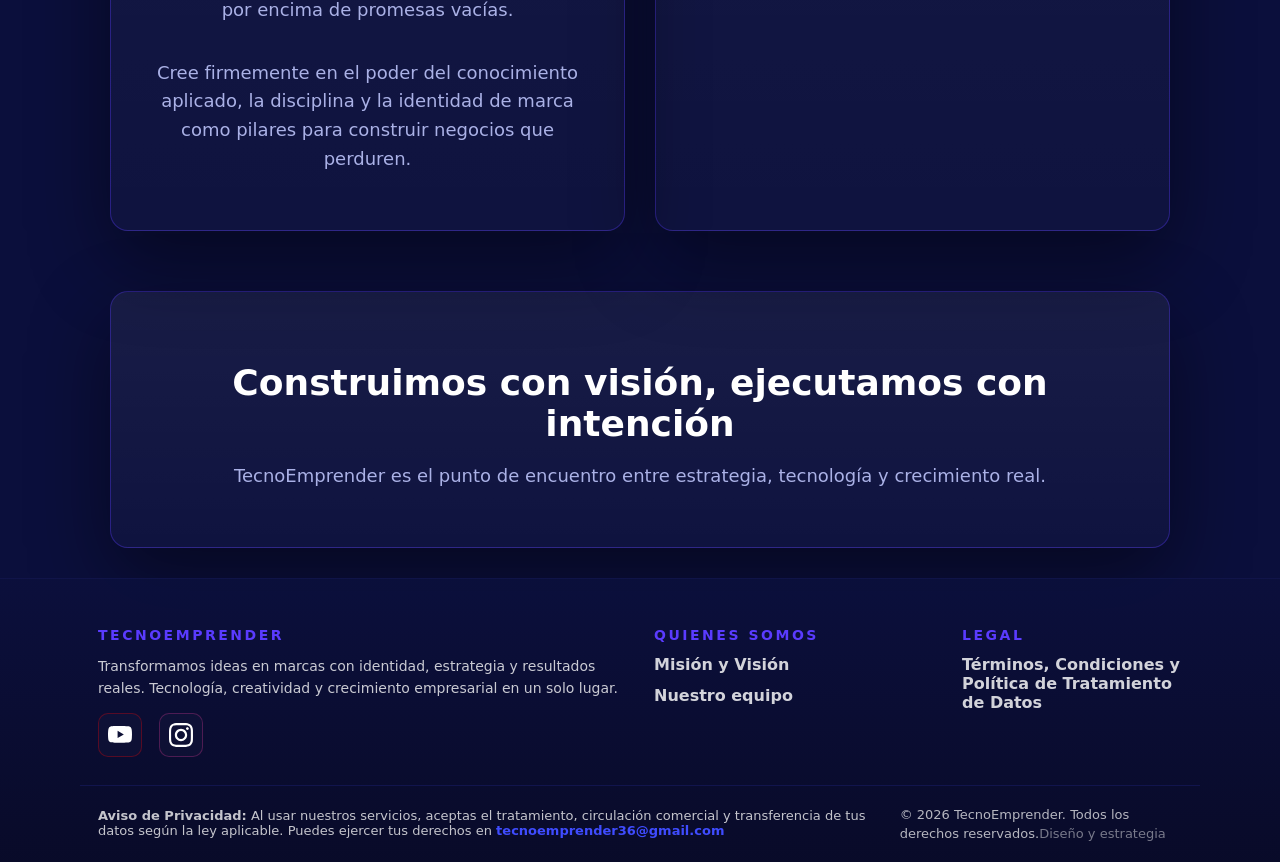
<file: quienes-somos.html>
<!doctype html>
<html lang="es">
  <head>
    <meta charset="UTF-8" />
    <meta name="viewport" content="width=device-width, initial-scale=1.0" />
    <title>Quiénes Somos | TecnoEmprender</title>
    <link
      rel="icon"
      type="image/png"
      href="img/logo_tecno_emprender-removebg-preview.png"
    />
    <link rel="stylesheet" href="css/quienes-somos.css" />
  </head>

  <body>
      <!-- =============================================
PEGAR JUSTO DESPUÉS DE <body> en index.html
============================================= -->

<!-- Overlay -->
<div class="nav-overlay" id="navOverlay"></div>

<!-- Panel menú mobile -->
<nav class="mobile-nav" id="mobileNav">
  <div class="mobile-nav-header">
    <img class="mobile-nav-logo" src="img/logo_tecno_emprender-removebg-preview.png" alt="TecnoEmprender">
    <button class="mobile-nav-close" id="mobileNavClose">✕</button>
  </div>

  <ul class="mobile-nav-list">

    <li class="mobile-nav-section">
      <span class="mobile-nav-section-title">Agencia de Marketing</span>
      <ul class="mobile-nav-section-links">
        <li><a href="index.html#soluciones">Soluciones</a></li>
        <li><a href="index.html#proceso">Proceso</a></li>
        <li><a href="index.html#planes">Servicios</a></li>
        <li><a href="index.html#comunidad">Comunidad</a></li>
        <li><a href="index.html#casos-exito">Historias de Éxito</a></li>
        <li><a href="index.html#contacto">Contacto</a></li>
      </ul>
    </li>

    <li><div class="mobile-nav-divider"></div></li>

    <li class="mobile-nav-section">
      <span class="mobile-nav-section-title">Agencia de Infoproductos</span>
      <ul class="mobile-nav-section-links">
        <li><a href="infopro.html#problema">Problema</a></li>
        <li><a href="infopro.html#solucion-servicio">Solución - Servicio</a></li>
        <li><a href="infopro.html#lanzar-infoproducto">Cómo lo hacemos</a></li>
        <li><a href="infopro.html#resultados">¿Qué logras?</a></li>
        <li><a href="infopro.html#testimonios">Historias de Éxito</a></li>
        <li><a href="infopro.html#contacto">Contacto</a></li>
      </ul>
    </li>

    <li><div class="mobile-nav-divider"></div></li>

    <li class="mobile-nav-section">
      <span class="mobile-nav-section-title">Quiénes Somos</span>
      <ul class="mobile-nav-section-links">
        <li><a href="quienes-somos.html#mision">Misión y Visión</a></li>
        <li><a href="quienes-somos.html#equipo">Nuestro Equipo</a></li>
      </ul>
    </li>

  </ul>

  <div class="mobile-nav-footer">
    <a class="btn primary" href="https://calendly.com/agentetecnoemprender/15min" target="_blank">📅 Agendar llamada</a>
    <a class="btn" data-wa href="#">💬 Hablar por WhatsApp</a>
  </div>
</nav>
<div class="nav-overlay" id="navOverlay"></div>

  <header>
    <div class="wrap nav">
      <div class="brand">
        <img class="logo" src="img/logo_tecno_emprender-removebg-preview.png" alt="Logo TecnoEmprender">
        <!--TecnoEmprender-->
      </div>

      <nav>
        <ul>
          <li class="dropdown">
            <a href="index.html" class="dropdown-toggle">Agencia de Marketing</a>
            <ul class="dropdown-menu">
              <li><a href="index.html#soluciones">Soluciones</a></li>
              <li><a href="index.html#proceso">Proceso</a></li>
              <li><a href="index.html#planes">Servicios</a></li>
              <li><a href="index.html#comunidad">Comunidad</a></li>
              <li><a href="index.html#casos-exito">Historias de Éxito</a></li>
              <li><a href="index.html#contacto">Contacto</a></li>
            </ul>
          </li>
          <li class="dropdown">
            <a href="infopro.html" class="dropdown-toggle">Agencia de Infoproductos</a>
            <ul class="dropdown-menu">
              <li><a href="infopro.html#problema">Problema</a></li>
              <li><a href="infopro.html#solucion-servicio">Solucion - Servicio</a></li>
              <li><a href="infopro.html#lanzar-infoproducto">Como lo hacemos</a></li>
              <li><a href="infopro.html#resultados">¿Que logras?</a></li>
              <li><a href="infopro.html#testimonios">Historias de exito</a></li>
              <li><a href="infopro.html#contacto">Contacto</a></li>
            </ul>
          </li>
          <li class="dropdown">
            <a href="quienes-somos.html" class="dropdown-toggle">Quienes somos</a>
            <ul class="dropdown-menu">
              <li><a href="quienes-somos.html#mision">Misión y visión</a></li>
              <li><a href="quienes-somos.html#equipo">Nuestro equipo</a></li>
            </ul>
          </li>
        </ul>
      </nav>
      <div class="header-right">
        <a class="btn primary" href="https://calendly.com/agentetecnoemprender/15min">Agendar llamada</a>
      </div>
    </div>
  </header>
        

    <main>
      <div class="mockup-container">
        <div class="preview">
          <!-- HERO -->
          <div class="section">
            <div class="kicker">Quiénes somos</div>
            <h1>Personas reales construyendo<br />marcas con impacto</h1>
            <p>
              TecnoEmprender nace de la combinación entre tecnología, estrategia
              y una visión clara: ayudar a empresas y emprendedores a crecer con
              identidad, estructura y resultados reales.
            </p>
          </div>

          <!-- MISIÓN Y VISIÓN -->
          <div class="section two-col" id="mision">
            <div class="card">
              <div class="pad">
                <h2>Misión</h2>
                <p>
                  Hacer una publicidad disruptiva y original que impulse el
                  desarrollo empresarial y fortalezca la identidad de las marcas
                  en ventas y posicionamiento.
                </p>
              </div>
            </div>
            <div class="card">
              <div class="pad">
                <h2>Visión</h2>
                <p>
                  Unir y posicionar el ecosistema empresarial de la región y el
                  país a través de la creación de contenido estratégico y el
                  desarrollo empresarial sostenible.
                </p>
              </div>
            </div>
          </div>

          <!-- NUESTRO EQUIPO -->
          <div class="section" id="equipo">
            <div class="kicker">Nuestro equipo</div>
            <h2>El rostro detrás de TecnoEmprender</h2>

            <div class="two-col">
              <!-- Founder Card -->
              <div class="card founder-card">
                <div class="pad founder-content">
                  <div class="image-frame" style="width: 220px; height: 220px">
                    <div class="image-placeholder">
                      <img
                        class="img-gabo"
                        src="img/foto gabo tecno.jpeg"
                        alt="Gabriel Rico Cano"
                      />
                    </div>
                  </div>

                  <h3>Gabriel Rico Cano</h3>
                  <span class="founder-title">Fundador & Líder</span>

                  <p>
                    Gabriel es un emprendedor enfocado en el crecimiento
                    empresarial a través de la tecnología, el marketing
                    estratégico y la creación de contenido con propósito.
                  </p>

                  <p>
                    Su enfoque combina visión humana y mentalidad empresarial,
                    priorizando relaciones reales, procesos claros y resultados
                    sostenibles por encima de promesas vacías.
                  </p>

                  <p>
                    Cree firmemente en el poder del conocimiento aplicado, la
                    disciplina y la identidad de marca como pilares para
                    construir negocios que perduren.
                  </p>
                </div>
              </div>

              <!-- Complemento visual -->
              <div class="card">
                <div class="pad">
                  <h3>¿Por qué TecnoEmprender?</h3>
                  <p>
                    No somos una agencia tradicional. Somos un aliado
                    estratégico que entiende el negocio, el contexto y el
                    momento de cada cliente.
                  </p>
                  <p>
                    Aquí no se improvisa: se analiza, se ejecuta y se optimiza.
                  </p>
                </div>
              </div>
            </div>
          </div>

          <!-- CIERRE IDENTIDAD -->
          <div class="section">
            <div class="card">
              <div class="pad center-card">
                <h2>Construimos con visión, ejecutamos con intención</h2>
                <p>
                  TecnoEmprender es el punto de encuentro entre estrategia,
                  tecnología y crecimiento real.
                </p>
              </div>
            </div>
          </div>
        </div>
      </div>
    </main>

    <footer class="site-footer">
      <div class="wrap footer-grid">
        <div class="footer-about">
          <h3>TECNOEMPRENDER</h3>
          <p>
            Transformamos ideas en marcas con identidad, estrategia y resultados
            reales. Tecnología, creatividad y crecimiento empresarial en un solo
            lugar.
          </p>
          <div class="footer-icons">
            <a
              href="https://youtube.com/@tecnoemprender22?si=ZlRRKIHuytXF64Gg"
              target="_blank"
              class="icon-square"
            >
              <svg
                xmlns="http://www.w3.org/2000/svg"
                width="24"
                height="24"
                fill="currentColor"
                class="bi bi-youtube"
                viewBox="0 0 16 16"
              >
                <path
                  d="M8.051 1.999h.089c.822.003 4.987.033 6.11.335a2.01 2.01 0 0 1 1.415 1.42c.101.38.172.883.22 1.402l.01.104.022.26.008.104c.065.914.073 1.77.074 1.957v.075c-.001.194-.01 1.108-.082 2.06l-.008.105-.009.104c-.05.572-.124 1.14-.235 1.558a2.01 2.01 0 0 1-1.415 1.42c-1.16.312-5.569.334-6.18.335h-.142c-.309 0-1.587-.006-2.927-.052l-.17-.006-.087-.004-.171-.007-.171-.007c-1.11-.049-2.167-.128-2.654-.26a2.01 2.01 0 0 1-1.415-1.419c-.111-.417-.185-.986-.235-1.558L.09 9.82l-.008-.104A31 31 0 0 1 0 7.68v-.123c.002-.215.01-.958.064-1.778l.007-.103.003-.052.008-.104.022-.26.01-.104c.048-.519.119-1.023.22-1.402a2.01 2.01 0 0 1 1.415-1.42c.487-.13 1.544-.21 2.654-.26l.17-.007.172-.006.086-.003.171-.007A100 100 0 0 1 7.858 2zM6.4 5.209v4.818l4.157-2.408z"
                />
              </svg>
            </a>
            <a
              href="https://www.instagram.com/tecnoemprender?igsh=bmRpamp3bXFiYXJ1"
              target="_blank"
              class="icon-square"
            >
              <svg
                width="24px"
                height="24px"
                viewBox="0 0 24 24"
                role="img"
                xmlns="http://www.w3.org/2000/svg"
              >
                <title>Instagram icon</title>
                <path
                  fill="currentColor"
                  d="M12 0C8.74 0 8.333.015 7.053.072 5.775.132 4.905.333 4.14.63c-.789.306-1.459.717-2.126 1.384S.935 3.35.63 4.14C.333 4.905.131 5.775.072 7.053.012 8.333 0 8.74 0 12s.015 3.667.072 4.947c.06 1.277.261 2.148.558 2.913.306.788.717 1.459 1.384 2.126.667.666 1.336 1.079 2.126 1.384.766.296 1.636.499 2.913.558C8.333 23.988 8.74 24 12 24s3.667-.015 4.947-.072c1.277-.06 2.148-.262 2.913-.558.788-.306 1.459-.718 2.126-1.384.666-.667 1.079-1.335 1.384-2.126.296-.765.499-1.636.558-2.913.06-1.28.072-1.687.072-4.947s-.015-3.667-.072-4.947c-.06-1.277-.262-2.149-.558-2.913-.306-.789-.718-1.459-1.384-2.126C21.319 1.347 20.651.935 19.86.63c-.765-.297-1.636-.499-2.913-.558C15.667.012 15.26 0 12 0zm0 2.16c3.203 0 3.585.016 4.85.071 1.17.055 1.805.249 2.227.415.562.217.96.477 1.382.896.419.42.679.819.896 1.381.164.422.36 1.057.413 2.227.057 1.266.07 1.646.07 4.85s-.015 3.585-.074 4.85c-.061 1.17-.256 1.805-.421 2.227-.224.562-.479.96-.899 1.382-.419.419-.824.679-1.38.896-.42.164-1.065.36-2.235.413-1.274.057-1.649.07-4.859.07-3.211 0-3.586-.015-4.859-.074-1.171-.061-1.816-.256-2.236-.421-.569-.224-.96-.479-1.379-.899-.421-.419-.69-.824-.9-1.38-.165-.42-.359-1.065-.42-2.235-.045-1.26-.061-1.649-.061-4.844 0-3.196.016-3.586.061-4.861.061-1.17.255-1.814.42-2.234.21-.57.479-.96.9-1.381.419-.419.81-.689 1.379-.898.42-.166 1.051-.361 2.221-.421 1.275-.045 1.65-.06 4.859-.06l.045.03zm0 3.678c-3.405 0-6.162 2.76-6.162 6.162 0 3.405 2.76 6.162 6.162 6.162 3.405 0 6.162-2.76 6.162-6.162 0-3.405-2.76-6.162-6.162-6.162zM12 16c-2.21 0-4-1.79-4-4s1.79-4 4-4 4 1.79 4 4-1.79 4-4 4zm7.846-10.405c0 .795-.646 1.44-1.44 1.44-.795 0-1.44-.646-1.44-1.44 0-.794.646-1.439 1.44-1.439.793-.001 1.44.645 1.44 1.439z"
                />
              </svg>
            </a>
          </div>
        </div>
        <div class="footer-nav">
          <div class="footer-title">Quienes somos</div>
          <ul>
            <li><a href="#mision">Misión y Visión</a></li>
            <li><a href="#equipo">Nuestro equipo</a></li>
          </ul>
        </div>
        <div class="footer-legal">
          <div class="footer-title">Legal</div>
          <ul>
            <li>
              <a href="terminos.html"
                >Términos, Condiciones y Política de Tratamiento de Datos</a
              >
            </li>
          </ul>
        </div>
      </div>
      <div class="wrap footer-bottom">
        <div class="footer-privacy">
          <strong>Aviso de Privacidad:</strong> Al usar nuestros servicios,
          aceptas el tratamiento, circulación comercial y transferencia de tus
          datos según la ley aplicable. Puedes ejercer tus derechos en
          <a href="mailto:tecnoemprender36@gmail.com"
            >tecnoemprender36@gmail.com</a
          >
        </div>
        <div class="footer-credit">
          <small>© 2026 TecnoEmprender. Todos los derechos reservados.</small
          ><small class="muted">Diseño y estrategia</small>
        </div>
      </div>
    </footer>

    <script src="js/tecnoemprender.js"></script>
  </body>
</html>
</file>
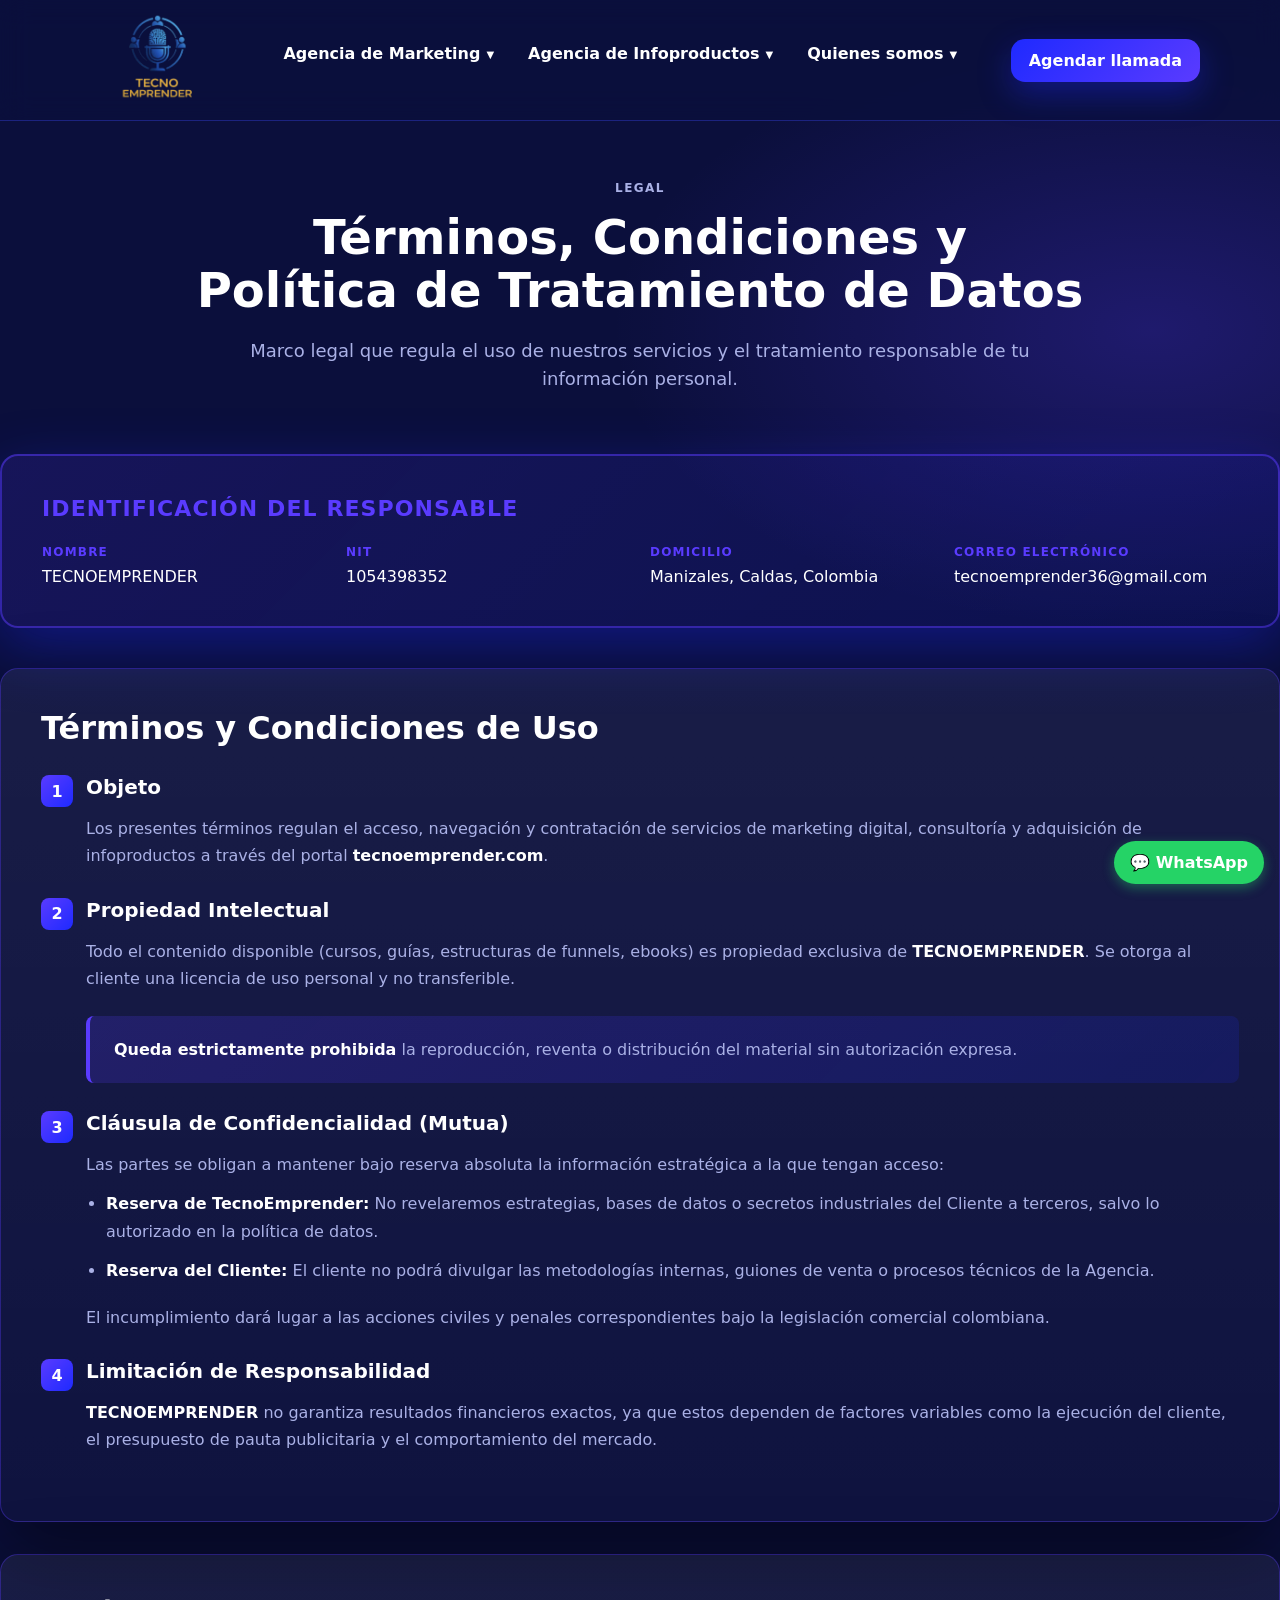
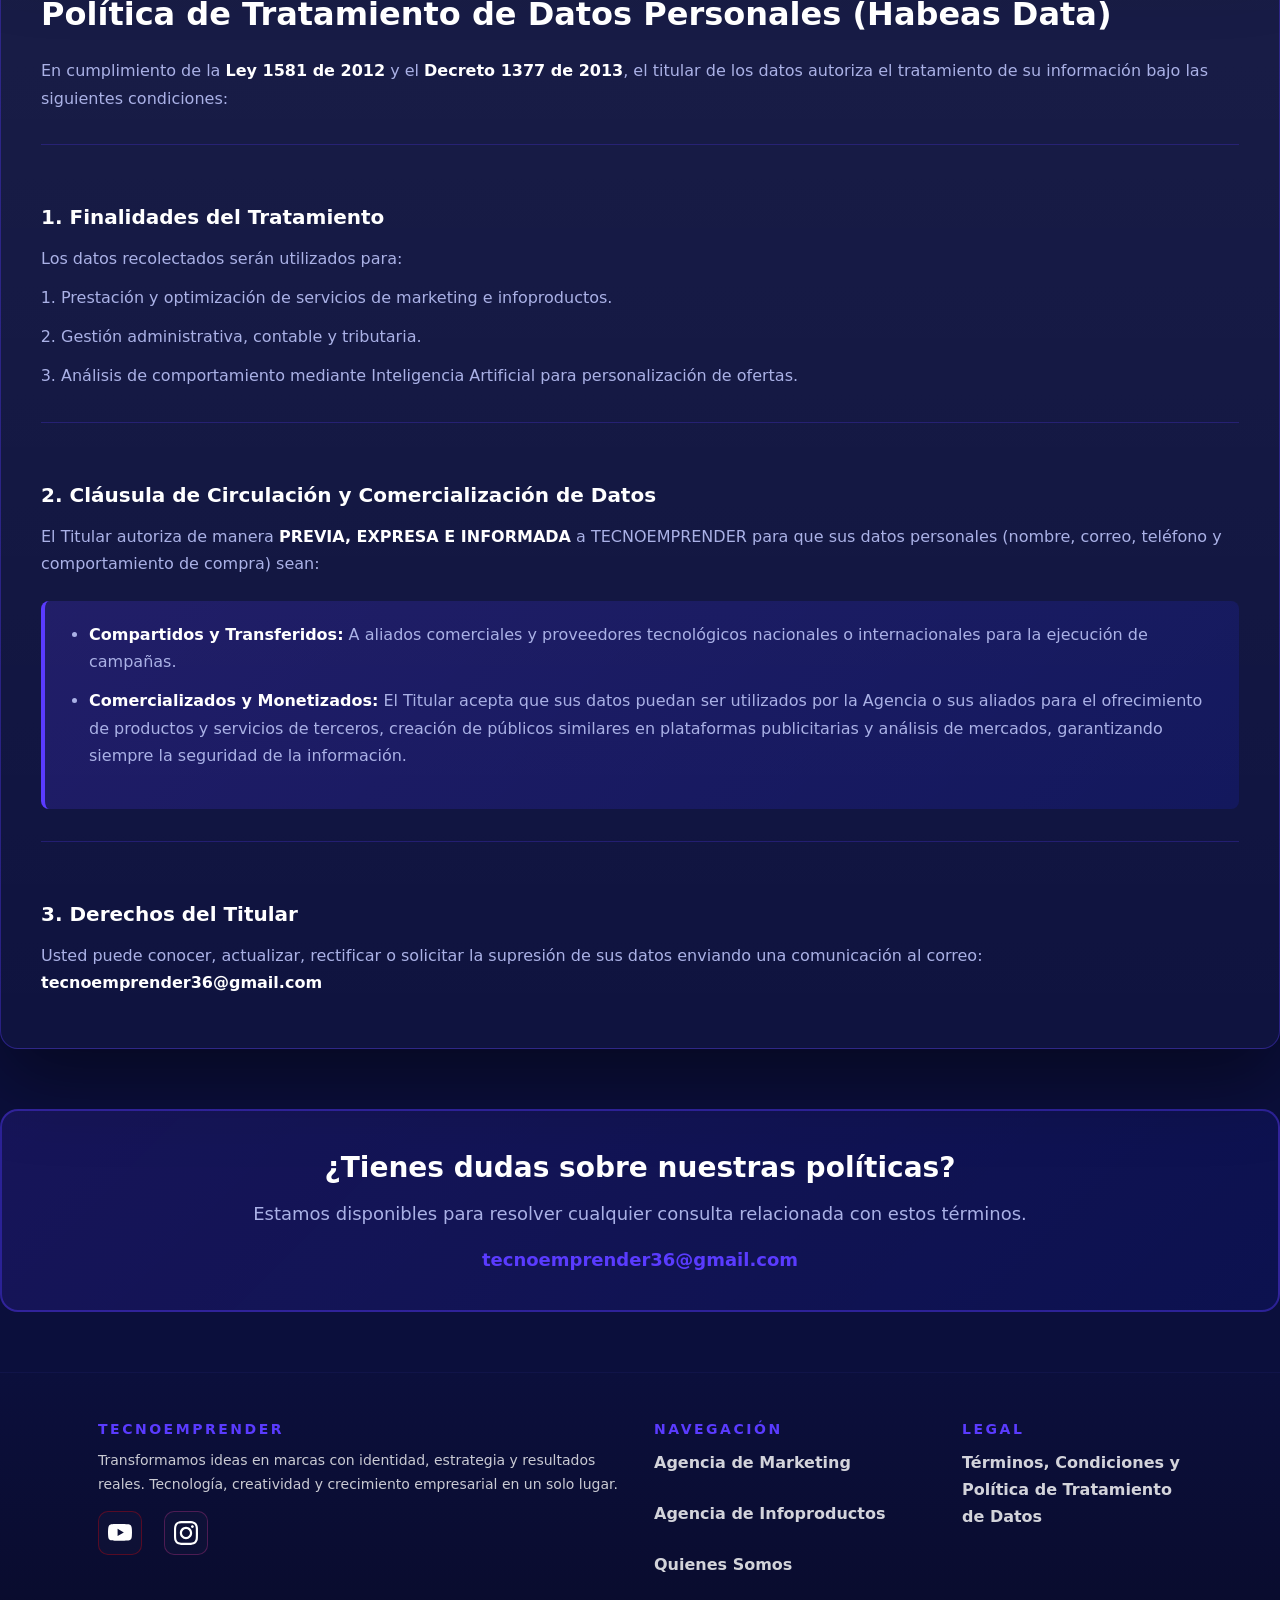
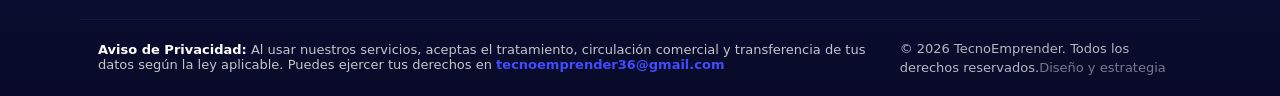
<file: terminos.html>
<!DOCTYPE html>
<html lang="es">

<head>
    <meta charset="UTF-8">
    <meta name="viewport" content="width=device-width, initial-scale=1.0">
    <title>Términos y Condiciones | TecnoEmprender</title>
    <meta name="description" content="Términos y condiciones de uso de TecnoEmprender - Agencia de marketing digital.">
    <link rel="icon" type="image/png" href="img/logo_tecno_emprender-removebg-preview.png">
    <link rel="stylesheet" href="css/terminos.css">

</head>

<body>
    <!-- =============================================
PEGAR JUSTO DESPUÉS DE <body> en index.html
============================================= -->

<!-- Overlay -->
<div class="nav-overlay" id="navOverlay"></div>

<!-- Panel menú mobile -->
<nav class="mobile-nav" id="mobileNav">
  <div class="mobile-nav-header">
    <img class="mobile-nav-logo" src="img/logo_tecno_emprender-removebg-preview.png" alt="TecnoEmprender">
    <button class="mobile-nav-close" id="mobileNavClose">✕</button>
  </div>

  <ul class="mobile-nav-list">

    <li class="mobile-nav-section">
      <span class="mobile-nav-section-title">🏢 Agencia de Marketing</span>
      <ul class="mobile-nav-section-links">
        <li><a href="index.html#soluciones">Soluciones</a></li>
        <li><a href="index.html#proceso">Proceso</a></li>
        <li><a href="index.html#planes">Servicios</a></li>
        <li><a href="index.html#comunidad">Comunidad</a></li>
        <li><a href="index.html#casos-exito">Historias de Éxito</a></li>
        <li><a href="index.html#contacto">Contacto</a></li>
      </ul>
    </li>

    <li><div class="mobile-nav-divider"></div></li>

    <li class="mobile-nav-section">
      <span class="mobile-nav-section-title">📦 Agencia de Infoproductos</span>
      <ul class="mobile-nav-section-links">
        <li><a href="infopro.html#problema">Problema</a></li>
        <li><a href="infopro.html#solucion-servicio">Solución - Servicio</a></li>
        <li><a href="infopro.html#lanzar-infoproducto">Cómo lo hacemos</a></li>
        <li><a href="infopro.html#resultados">¿Qué logras?</a></li>
        <li><a href="infopro.html#testimonios">Historias de Éxito</a></li>
        <li><a href="infopro.html#contacto">Contacto</a></li>
      </ul>
    </li>

    <li><div class="mobile-nav-divider"></div></li>

    <li class="mobile-nav-section">
      <span class="mobile-nav-section-title">👥 Quiénes Somos</span>
      <ul class="mobile-nav-section-links">
        <li><a href="quienes-somos.html#mision">Misión y Visión</a></li>
        <li><a href="quienes-somos.html#equipo">Nuestro Equipo</a></li>
      </ul>
    </li>

  </ul>

  <div class="mobile-nav-footer">
    <a class="btn primary" href="https://calendly.com/agentetecnoemprender/15min" target="_blank">📅 Agendar llamada</a>
    <a class="btn" data-wa href="#">💬 Hablar por WhatsApp</a>
  </div>
</nav>

  <!-- WHATSAPP -->
  <a class="wa" id="waFloat" href="#" target="_blank">💬 WhatsApp</a>

  <header>
    <div class="wrap nav">
      <div class="brand">
        <img class="logo" src="img/logo_tecno_emprender-removebg-preview.png" alt="Logo TecnoEmprender">
        <!--TecnoEmprender-->
      </div>

      <nav id="mainNav">
        <ul>
          <li class="dropdown">
            <a href="index.html" class="dropdown-toggle">Agencia de Marketing</a>
            <ul class="dropdown-menu">
              <li><a href="index.html#soluciones">Soluciones</a></li>
              <li><a href="index.html#proceso">Proceso</a></li>
              <li><a href="index.html#planes">Servicios</a></li>
              <li><a href="index.html#comunidad">Comunidad</a></li>
              <li><a href="index.html#casos-exito">Historias de Éxito</a></li>
              <li><a href="index.html#contacto">Contacto</a></li>
            </ul>
          </li>
          <li class="dropdown">
            <a href="infopro.html" class="dropdown-toggle">Agencia de Infoproductos</a>
            <ul class="dropdown-menu">
              <li><a href="infopro.html#problema">Problema</a></li>
              <li><a href="infopro.html#solucion-servicio">Solucion - Servicio</a></li>
              <li><a href="infopro.html#lanzar-infoproducto">Como lo hacemos</a></li>
              <li><a href="infopro.html#resultados">¿Que logras?</a></li>
              <li><a href="infopro.html#testimonios">Historias de exito</a></li>
              <li><a href="infopro.html#contacto">Contacto</a></li>
            </ul>
          </li>
          <li class="dropdown">
            <a href="quienes-somos.html" class="dropdown-toggle">Quienes somos</a>
            <ul class="dropdown-menu">
              <li><a href="quienes-somos.html#mision">Misión y visión</a></li>
              <li><a href="quienes-somos.html#equipo">Nuestro equipo</a></li>
            </ul>
          </li>
        </ul>
      </nav>
      <div class="header-right">
        <a class="btn primary" href="https://calendly.com/agentetecnoemprender/15min">Agendar llamada</a>
      </div>
    </div>
  </header>

  <main>
        <!-- HERO -->
        <div class="hero">
            <div class="kicker">Legal</div>
            <h1>Términos, Condiciones y<br>Política de Tratamiento de Datos</h1>
            <p class="hero-description">
                Marco legal que regula el uso de nuestros servicios y el tratamiento responsable de tu información personal.
            </p>
        </div>

        <!-- IDENTIFICACIÓN DEL RESPONSABLE -->
        <div class="id-card">
            <div class="id-title">Identificación del Responsable</div>
            <div class="id-grid">
                <div class="id-item">
                    <span class="id-label">Nombre</span>
                    <span class="id-value">TECNOEMPRENDER</span>
                </div>
                <div class="id-item">
                    <span class="id-label">NIT</span>
                    <span class="id-value">1054398352</span>
                </div>
                <div class="id-item">
                    <span class="id-label">Domicilio</span>
                    <span class="id-value">Manizales, Caldas, Colombia</span>
                </div>
                <div class="id-item">
                    <span class="id-label">Correo Electrónico</span>
                    <span class="id-value">tecnoemprender36@gmail.com</span>
                </div>
            </div>
        </div>

        <!-- TÉRMINOS Y CONDICIONES -->
        <div class="section-card">
            <h2>Términos y Condiciones de Uso</h2>
            
            <div class="numbered-section">
                <div class="numbered-item">
                    <h3>Objeto</h3>
                    <p>
                        Los presentes términos regulan el acceso, navegación y contratación de servicios de marketing digital, 
                        consultoría y adquisición de infoproductos a través del portal <strong>tecnoemprender.com</strong>.
                    </p>
                </div>

                <div class="numbered-item">
                    <h3>Propiedad Intelectual</h3>
                    <p>
                        Todo el contenido disponible (cursos, guías, estructuras de funnels, ebooks) es propiedad exclusiva de 
                        <strong>TECNOEMPRENDER</strong>. Se otorga al cliente una licencia de uso personal y no transferible.
                    </p>
                    <div class="highlight-box">
                        <p>
                            <strong>Queda estrictamente prohibida</strong> la reproducción, reventa o distribución del material 
                            sin autorización expresa.
                        </p>
                    </div>
                </div>

                <div class="numbered-item">
                    <h3>Cláusula de Confidencialidad (Mutua)</h3>
                    <p>
                        Las partes se obligan a mantener bajo reserva absoluta la información estratégica a la que tengan acceso:
                    </p>
                    <ul>
                        <li>
                            <strong>Reserva de TecnoEmprender:</strong> No revelaremos estrategias, bases de datos o secretos 
                            industriales del Cliente a terceros, salvo lo autorizado en la política de datos.
                        </li>
                        <li>
                            <strong>Reserva del Cliente:</strong> El cliente no podrá divulgar las metodologías internas, 
                            guiones de venta o procesos técnicos de la Agencia.
                        </li>
                    </ul>
                    <p>
                        El incumplimiento dará lugar a las acciones civiles y penales correspondientes bajo la legislación 
                        comercial colombiana.
                    </p>
                </div>

                <div class="numbered-item">
                    <h3>Limitación de Responsabilidad</h3>
                    <p>
                        <strong>TECNOEMPRENDER</strong> no garantiza resultados financieros exactos, ya que estos dependen de 
                        factores variables como la ejecución del cliente, el presupuesto de pauta publicitaria y el comportamiento 
                        del mercado.
                    </p>
                </div>
            </div>
        </div>

        <!-- POLÍTICA DE TRATAMIENTO DE DATOS -->
        <div class="section-card">
            <h2>Política de Tratamiento de Datos Personales (Habeas Data)</h2>
            <p>
                En cumplimiento de la <strong>Ley 1581 de 2012</strong> y el <strong>Decreto 1377 de 2013</strong>, 
                el titular de los datos autoriza el tratamiento de su información bajo las siguientes condiciones:
            </p>

            <div class="subsection">
                <h3>1. Finalidades del Tratamiento</h3>
                <p>Los datos recolectados serán utilizados para:</p>
                <ol>
                    <li>Prestación y optimización de servicios de marketing e infoproductos.</li>
                    <li>Gestión administrativa, contable y tributaria.</li>
                    <li>Análisis de comportamiento mediante Inteligencia Artificial para personalización de ofertas.</li>
                </ol>
            </div>

            <div class="subsection">
                <h3>2. Cláusula de Circulación y Comercialización de Datos</h3>
                <p>
                    El Titular autoriza de manera <strong>PREVIA, EXPRESA E INFORMADA</strong> a TECNOEMPRENDER para que 
                    sus datos personales (nombre, correo, teléfono y comportamiento de compra) sean:
                </p>
                
                <div class="highlight-box">
                    <ul>
                        <li>
                            <strong>Compartidos y Transferidos:</strong> A aliados comerciales y proveedores tecnológicos 
                            nacionales o internacionales para la ejecución de campañas.
                        </li>
                        <li>
                            <strong>Comercializados y Monetizados:</strong> El Titular acepta que sus datos puedan ser 
                            utilizados por la Agencia o sus aliados para el ofrecimiento de productos y servicios de terceros, 
                            creación de públicos similares en plataformas publicitarias y análisis de mercados, garantizando 
                            siempre la seguridad de la información.
                        </li>
                    </ul>
                </div>
            </div>

            <div class="subsection">
                <h3>3. Derechos del Titular</h3>
                <p>
                    Usted puede conocer, actualizar, rectificar o solicitar la supresión de sus datos enviando una 
                    comunicación al correo: <strong>tecnoemprender36@gmail.com</strong>
                </p>
            </div>
        </div>

        <!-- FOOTER -->
        <div class="footer-card">
            <h2>¿Tienes dudas sobre nuestras políticas?</h2>
            <p class="hero-description" style="margin-bottom: 20px;">
                Estamos disponibles para resolver cualquier consulta relacionada con estos términos.
            </p>
            <a href="mailto:tecnoemprender36@gmail.com" class="contact-link">tecnoemprender36@gmail.com</a>
        </div>
    </div>
  </main>

  <footer class="site-footer">
    <div class="wrap footer-grid">
      <div class="footer-about">
        <h3>TECNOEMPRENDER</h3>
        <p>Transformamos ideas en marcas con identidad, estrategia y resultados reales. Tecnología, creatividad y crecimiento empresarial en un solo lugar.</p>
        <div class="footer-icons">
          <a href="https://youtube.com/@tecnoemprender22?si=ZlRRKIHuytXF64Gg" target="_blank" class="icon-square">
            <svg xmlns="http://www.w3.org/2000/svg" width="24" height="24" fill="currentColor" class="bi bi-youtube" viewBox="0 0 16 16">
              <path d="M8.051 1.999h.089c.822.003 4.987.033 6.11.335a2.01 2.01 0 0 1 1.415 1.42c.101.38.172.883.22 1.402l.01.104.022.26.008.104c.065.914.073 1.77.074 1.957v.075c-.001.194-.01 1.108-.082 2.06l-.008.105-.009.104c-.05.572-.124 1.14-.235 1.558a2.01 2.01 0 0 1-1.415 1.42c-1.16.312-5.569.334-6.18.335h-.142c-.309 0-1.587-.006-2.927-.052l-.17-.006-.087-.004-.171-.007-.171-.007c-1.11-.049-2.167-.128-2.654-.26a2.01 2.01 0 0 1-1.415-1.419c-.111-.417-.185-.986-.235-1.558L.09 9.82l-.008-.104A31 31 0 0 1 0 7.68v-.123c.002-.215.01-.958.064-1.778l.007-.103.003-.052.008-.104.022-.26.01-.104c.048-.519.119-1.023.22-1.402a2.01 2.01 0 0 1 1.415-1.42c.487-.13 1.544-.21 2.654-.26l.17-.007.172-.006.086-.003.171-.007A100 100 0 0 1 7.858 2zM6.4 5.209v4.818l4.157-2.408z"/>
            </svg>
          </a>
          <a href="https://www.instagram.com/tecnoemprender?igsh=bmRpamp3bXFiYXJ1" target="_blank" class="icon-square">
            <svg width="24px" height="24px" viewBox="0 0 24 24" role="img" xmlns="http://www.w3.org/2000/svg"><title>Instagram icon</title><path fill="currentColor" d="M12 0C8.74 0 8.333.015 7.053.072 5.775.132 4.905.333 4.14.63c-.789.306-1.459.717-2.126 1.384S.935 3.35.63 4.14C.333 4.905.131 5.775.072 7.053.012 8.333 0 8.74 0 12s.015 3.667.072 4.947c.06 1.277.261 2.148.558 2.913.306.788.717 1.459 1.384 2.126.667.666 1.336 1.079 2.126 1.384.766.296 1.636.499 2.913.558C8.333 23.988 8.74 24 12 24s3.667-.015 4.947-.072c1.277-.06 2.148-.262 2.913-.558.788-.306 1.459-.718 2.126-1.384.666-.667 1.079-1.335 1.384-2.126.296-.765.499-1.636.558-2.913.06-1.28.072-1.687.072-4.947s-.015-3.667-.072-4.947c-.06-1.277-.262-2.149-.558-2.913-.306-.789-.718-1.459-1.384-2.126C21.319 1.347 20.651.935 19.86.63c-.765-.297-1.636-.499-2.913-.558C15.667.012 15.26 0 12 0zm0 2.16c3.203 0 3.585.016 4.85.071 1.17.055 1.805.249 2.227.415.562.217.96.477 1.382.896.419.42.679.819.896 1.381.164.422.36 1.057.413 2.227.057 1.266.07 1.646.07 4.85s-.015 3.585-.074 4.85c-.061 1.17-.256 1.805-.421 2.227-.224.562-.479.96-.899 1.382-.419.419-.824.679-1.38.896-.42.164-1.065.36-2.235.413-1.274.057-1.649.07-4.859.07-3.211 0-3.586-.015-4.859-.074-1.171-.061-1.816-.256-2.236-.421-.569-.224-.96-.479-1.379-.899-.421-.419-.69-.824-.9-1.38-.165-.42-.359-1.065-.42-2.235-.045-1.26-.061-1.649-.061-4.844 0-3.196.016-3.586.061-4.861.061-1.17.255-1.814.42-2.234.21-.57.479-.96.9-1.381.419-.419.81-.689 1.379-.898.42-.166 1.051-.361 2.221-.421 1.275-.045 1.65-.06 4.859-.06l.045.03zm0 3.678c-3.405 0-6.162 2.76-6.162 6.162 0 3.405 2.76 6.162 6.162 6.162 3.405 0 6.162-2.76 6.162-6.162 0-3.405-2.76-6.162-6.162-6.162zM12 16c-2.21 0-4-1.79-4-4s1.79-4 4-4 4 1.79 4 4-1.79 4-4 4zm7.846-10.405c0 .795-.646 1.44-1.44 1.44-.795 0-1.44-.646-1.44-1.44 0-.794.646-1.439 1.44-1.439.793-.001 1.44.645 1.44 1.439z"/></svg>
          </a>
        </div>
      </div>

      <div class="footer-nav">
        <div class="footer-title">Navegación</div>
        <ul>
          <li><a href="index.html">Agencia de Marketing</a></li>
          <li><a href="infopro.html">Agencia de Infoproductos</a></li>
          <li><a href="quienes-somos.html">Quienes Somos</a></li>
        </ul>
      </div>

      <div class="footer-legal">
        <div class="footer-title">Legal</div>
        <ul>
          <li><a href="terminos.html">Términos, Condiciones y Política de Tratamiento de Datos</a></li>
        </ul>
      </div>
    </div>

    <div class="wrap footer-bottom">
      <div class="footer-privacy"><strong>Aviso de Privacidad:</strong> Al usar nuestros servicios, aceptas el tratamiento, circulación comercial y transferencia de tus datos según la ley aplicable. Puedes ejercer tus derechos en <a href="mailto:tecnoemprender36@gmail.com">tecnoemprender36@gmail.com</a></div>
      <div class="footer-credit"><small>© 2026 TecnoEmprender. Todos los derechos reservados.</small><small class="muted">Diseño y estrategia</small></div>
    </div>
  </footer>

  <script src="js/tecnoemprender.js"></script>

</body>

</html>
</file>
<file: css/style.css>
/*
Archivo CSS para TecnoEmprender
Define los estilos visuales del sitio web de la agencia de marketing digital.

VARIABLES CSS (modificar en :root):
- --bg: Color de fondo principal
- --card: Color de fondo de tarjetas
- --txt: Color de texto principal
- --muted: Color de texto secundario
- --acc: Color de acento principal
- --acc-soft: Versión suave del acento
- --acc2: Segundo color de acento
- --acc2-soft: Versión suave del segundo acento
- --radius: Radio de bordes redondeados
- --shadow: Sombra principal
- --shadow2: Sombra de acento
- --max: Ancho máximo del contenido
*/

:root {
  /* PALETA DE COLORES */
  --bg: #0b0f3c;
  /* Fondo principal - Azul muy oscuro */
  --card: rgb(247, 26, 26);
  /* Fondo de tarjetas - Azul oscuro */
  --txt: #ffffff;
  /* Texto principal - Blanco */
  --muted: #9ba3c7;
  /* Texto secundario - Gris azulado */

  /* COLORES DE ACENTO */
  --acc: hsl(237, 100%, 56%);
  /* Azul brillante principal */
  --acc-soft: #3f4cff;
  /* Azul brillante suave */
  --acc2: #5a3bff;
  /* Púrpura brillante */
  --acc2-soft: #8b7bff;
  /* Púrpura brillante suave */

  /* MEDIDAS Y EFECTOS */
  --radius: 18px;
  /* Radio de bordes redondeados */
  --shadow: 0 20px 60px rgba(0, 0, 0, 0.45);
  /* Sombra oscura */
  --shadow2: 0 12px 32px rgba(30, 42, 255, 0.35);
  /* Sombra azul */
  --max: 1120px;
  /* Ancho máximo del contenido */
}

/* =========================
   BASE - Estilos fundamentales
========================= */
* {
  box-sizing: border-box;
}

html {
  scroll-behavior: smooth;
}

body {
  margin: 0;
  font-family:
    system-ui,
    -apple-system,
    Segoe UI,
    Roboto,
    Arial;
  background:
    radial-gradient(
      900px 500px at 20% -10%,
      rgba(30, 42, 255, 0.28),
      transparent 60%
    ),
    radial-gradient(
      900px 500px at 90% 10%,
      rgba(90, 59, 255, 0.25),
      transparent 60%
    ),
    var(--bg);
  color: var(--txt);
}

a {
  text-decoration: none;
  color: inherit;
}

.wrap {
  max-width: var(--max);
  margin: auto;
  padding: 0 18px;
}

.section {
  padding: 64px 0;
}

.section.sm {
  padding: 44px 0;
}

.grid {
  display: grid;
  gap: 14px;
}

/* =========================
   BOTONES
========================= */
.btn {
  display: inline-flex;
  align-items: center;
  justify-content: center;
  padding: 12px 18px;
  border-radius: 14px;
  border: 1px solid rgba(255, 255, 255, 0.18);
  background: rgba(255, 255, 255, 0.06);
  font-weight: 800;
  cursor: pointer;
  transition: all 0.3s ease;
}

.btn.primary {
  background: linear-gradient(135deg, var(--acc), var(--acc2));
  border: none;
  box-shadow: var(--shadow2);
}

.btn.primary:hover {
  background: linear-gradient(135deg, var(--acc-soft), var(--acc2-soft));
  transform: translateY(-1px) scale(1.02);
}

/* =========================
   CARDS
========================= */
.card {
  background: linear-gradient(
    180deg,
    rgba(255, 255, 255, 0.06),
    rgba(255, 255, 255, 0.02)
  );
  border: 1px solid rgb(13, 55, 139);
  border-radius: var(--radius);
  box-shadow: var(--shadow2);
}

.card .pad {
  padding: 18px;
}

/* =========================
   HEADER
========================= */
header {
  position: sticky;
  top: 0;
  z-index: 50;
  background: rgba(11, 15, 60, 0.8);
  backdrop-filter: blur(14px);
  border-bottom: 1px solid rgba(63, 76, 255, 0.35);
}

.nav {
  display: flex;
  justify-content: space-between;
  align-items: center;
  padding: 12px 0;
  gap: 20px;
}

.brand {
  font-size: 24px;
  font-weight: 900;
  background: linear-gradient(135deg, var(--acc), var(--acc2));
  -webkit-background-clip: text;
  -webkit-text-fill-color: transparent;
  background-clip: text;
}

.header-right {
  display: flex;
  align-items: center;
  gap: 16px;
}

.header-logo {
  width: 80px;
  height: auto;
  opacity: 0.9;
  transition: opacity 0.3s ease;
}

.header-logo:hover {
  opacity: 1;
}

nav ul {
  display: flex;
  gap: 14px;
  list-style: none;
  padding: 0;
  margin: 0;
  align-items: center;
}

nav > ul > li {
  position: relative;
}

nav a {
  padding: 8px 10px;
  border-radius: 12px;
  font-weight: 700;
  display: block;
}

nav a:hover {
  background: rgba(255, 255, 255, 0.08);
}

.img-inicio {
  flex-shrink: 0;
  width: 220px;
  height: 220px;
  border-radius: 20px;
  border: 2px solid rgba(63, 76, 255, 0.3);
  object-fit: cover;
  box-shadow: 0 12px 32px rgba(30, 42, 255, 0.3);
  background: rgba(255, 255, 255, 0.05);
  margin-right: 30px;
}

/* Dropdown Menu */
.dropdown {
  position: relative;
}

.dropdown-toggle {
  cursor: pointer;
  display: flex;
  align-items: center;
  gap: 6px;
}

.dropdown-toggle::after {
  content: "▼";
  font-size: 10px;
  transition: transform 0.3s ease;
}

.dropdown:hover .dropdown-toggle::after {
  transform: rotate(180deg);
}

.dropdown-menu {
  position: absolute;
  top: 100%;
  left: 0;
  margin-top: 8px;
  background: rgba(11, 15, 60, 0.95);
  backdrop-filter: blur(14px);
  border: 1px solid rgba(63, 76, 255, 0.35);
  border-radius: var(--radius);
  padding: 8px 0;
  min-width: 200px;
  box-shadow: var(--shadow);
  opacity: 0;
  visibility: hidden;
  transform: translateY(-10px);
  transition: all 0.3s ease;
  display: flex;
  flex-direction: column;
  gap: 0;
  z-index: 100;
}

.dropdown:hover .dropdown-menu {
  opacity: 1;
  visibility: visible;
  transform: translateY(0);
}

.dropdown-menu li {
  margin: 0;
}

.dropdown-menu a {
  padding: 12px 18px;
  border-radius: 0;
  display: block;
  transition: all 0.2s ease;
}

.dropdown-menu a:hover {
  background: rgba(63, 76, 255, 0.2);
  padding-left: 22px;
}

/* =========================
   HERO
========================= */
.hero {
  padding: 64px 0;
}

.hero-grid {
  display: grid;
  grid-template-columns: 1fr;
  gap: 16px;
}

.hero-card {
  border-radius: 24px;
}

.hero-inner {
  padding: 22px;
  display: flex;
  gap: 32px;
  align-items: center;
  position: relative;
}

.hero-text-content {
  flex: 1;
  min-width: 0;
}

.hero h1 {
  font-size: clamp(32px, 4.5vw, 54px);
  margin: 12px 0;
}

.hero p {
  color: var(--muted);
  font-size: 18px;
}

.hero-actions {
  display: flex;
  gap: 12px;
  flex-wrap: wrap;
  margin-top: 14px;
}

/* =========================
   TABS
========================= */
.tabs {
  display: grid;
  grid-template-columns: 280px 1fr;
  gap: 14px;
}

.tablist {
  display: grid;
  gap: 10px;
}

.tabbtn {
  padding: 16px 18px;
  border-radius: 16px;
  background: rgba(255, 255, 255, 0.05);
  border: 1px solid rgba(255, 255, 255, 0.18);
  font-weight: 800;
  cursor: pointer;
  transition: all 0.3s ease;
  text-align: left;
  color: var(--txt);
  font-size: 15px;
}

.tabbtn:hover {
  background: rgba(63, 76, 255, 0.2);
  border-color: rgba(63, 76, 255, 0.4);
}

.tabbtn[aria-selected="true"] {
  background: linear-gradient(
    180deg,
    rgba(63, 76, 255, 0.15),
    rgba(90, 59, 255, 0.1)
  );
  border-color: var(--acc);
  box-shadow: 0 4px 12px rgba(63, 76, 255, 0.2);
}

.tabpanel {
  display: none;
}

.tabpanel.active {
  display: block;
}

.tabpanel-content {
  padding: 32px !important;
}

.tabpanel-content h3 {
  font-size: clamp(24px, 3vw, 32px);
  margin-bottom: 8px;
  line-height: 1.3;
}

.tabpanel-content ul li::before {
  content: "•";
  position: absolute;
  left: 0;
  color: var(--acc);
  font-size: 20px;
  font-weight: bold;
}

.two-col {
  display: grid;
  grid-template-columns: 1fr 1fr;
  gap: 32px;
  margin-top: 8px;
}

/* =========================
   BENEFIT SECTION CARDS
========================= */
.benefit-section-card {
  background: linear-gradient(
    180deg,
    rgba(255, 255, 255, 0.06),
    rgba(255, 255, 255, 0.02)
  );
  border: 1px solid rgb(13, 55, 139);
  border-radius: var(--radius);
  padding: 24px;
  box-shadow: var(--shadow2);
  height: 100%;
  display: flex;
  flex-direction: column;
}

.benefit-section-title {
  font-size: 14px;
  letter-spacing: 0.1em;
  text-transform: uppercase;
  color: var(--muted);
  margin: 0 0 20px 0;
  font-weight: 800;
}

.benefit-list {
  list-style: none;
  padding: 0;
  margin: 0;
  flex: 1;
  display: flex;
  flex-direction: column;
  gap: 10px;
}

.benefit-list li {
  padding: 0;
  padding-left: 24px;
  font-size: 15px;
  font-weight: 500;
  color: var(--txt);
  position: relative;
  line-height: 1.6;
}

.benefit-list li::before {
  content: "•";
  position: absolute;
  left: 0;
  color: var(--muted);
  font-size: 18px;
  font-weight: bold;
}

@media (max-width: 768px) {
  .two-col {
    grid-template-columns: 1fr;
    gap: 24px;
  }
}

/* =========================
    FOOTER  
========================= */
/* FOOTER - diseño tipo imagen */
footer.site-footer {
  background: linear-gradient(
    180deg,
    rgba(11, 15, 60, 0.95),
    rgba(8, 10, 40, 0.95)
  );
  color: var(--txt);
  padding: 48px 0 20px;
  border-top: 1px solid rgba(63, 76, 255, 0.04);
}

.site-footer .footer-grid {
  display: grid;
  grid-template-columns: 1fr 280px 220px;
  gap: 28px;
  align-items: start;
}

.site-footer .footer-brand h3,
.site-footer .footer-title {
  color: var(--acc2);
  text-transform: uppercase;
  letter-spacing: 0.18em;
  margin: 0 0 12px 0;
  font-size: 14px;
  font-weight: 900;
}

.site-footer .footer-about p {
  color: rgba(255, 255, 255, 0.78);
  max-width: 520px;
  margin: 0 0 14px 0;
}

.footer-icons {
  display: flex;
  gap: 10px;
  margin-top: 10px;
}

.footer-icons .icon-square {
  width: 44px;
  height: 44px;
  border-radius: 10px;
  display: inline-flex;
  align-items: center;
  justify-content: center;
  background: rgba(255, 255, 255, 0.02);
  border: 1px solid rgba(63, 76, 255, 0.06);
  color: var(--txt);
  font-size: 18px;
  margin-right: 12px;
  transition: all 0.3s ease;
  text-decoration: none;
}

.footer-icons a:nth-child(1) {
  border-color: rgba(255, 0, 0, 0.3);
}

.footer-icons a:nth-child(1):hover {
  background: #ff0000;
  border-color: #ff0000;
  transform: translateY(-2px);
}

.footer-icons a:nth-child(2) {
  border-color: rgba(224, 57, 151, 0.3);
}

.footer-icons a:nth-child(2):hover {
  background: #e1306c;
  border-color: #e1306c;
  transform: translateY(-2px);
}

.footer-nav ul,
.footer-legal ul {
  list-style: none;
  padding: 0;
  margin: 0;
  display: flex;
  flex-direction: column;
  gap: 12px;
}

.footer-nav a,
.footer-legal a {
  color: rgba(255, 255, 255, 0.82);
  font-weight: 600;
}

.footer-legal .footer-title,
.footer-nav .footer-title {
  margin-bottom: 12px;
}

.site-footer .footer-bottom {
  border-top: 1px solid rgba(63, 76, 255, 0.03);
  margin-top: 28px;
  padding-top: 18px;
  display: flex;
  justify-content: space-between;
  gap: 12px;
  align-items: center;
}

.footer-privacy {
  color: rgba(255, 255, 255, 0.76);
  font-size: 13px;
}

.footer-privacy a {
  color: var(--acc-soft);
  font-weight: 700;
}

.footer-credit small.muted {
  color: rgba(255, 255, 255, 0.56);
}

@media (max-width: 900px) {
  .site-footer .footer-grid {
    grid-template-columns: 1fr;
  }
  .site-footer .footer-bottom {
    flex-direction: column;
    align-items: flex-start;
    gap: 12px;
  }
}

/* =========================
   OTROS
========================= */
.kicker {
  font-size: 12px;
  letter-spacing: 0.1em;
  text-transform: uppercase;
  color: var(--muted);
  font-weight: 800;
}

h2 {
  font-size: clamp(22px, 3vw, 32px);
  margin-bottom: 24px;
}

h3 {
  margin: 0 0 6px;
}

.ul {
  padding-left: 18px;
  color: var(--muted);
}

.ul li {
  margin: 6px 0;
}

/* =========================
   INFOPRO - Legibilidad
========================= */
.page-infopro p {
  color: rgba(255, 255, 255, 0.88);
}

.page-infopro .ul {
  color: rgba(255, 255, 255, 0.82);
}

.page-infopro .kicker {
  color: rgba(255, 255, 255, 0.72);
}

/* =========================
   WHATSAPP
========================= */
.wa {
  position: fixed;
  right: 16px;
  bottom: 16px;
  padding: 12px 16px;
  border-radius: 999px;
  background: #25d366;
  color: #fff;
  font-weight: 900;
  box-shadow: 0 4px 12px rgba(37, 211, 102, 0.4);
  transition: all 0.3s ease;
  z-index: 3000;
}

.wa:hover {
  transform: scale(1.05);
  box-shadow: 0 6px 16px rgba(37, 211, 102, 0.6);
}

.logo {
  width: 150px;
  height: auto;
}

/* =========================
   RESPONSIVE
========================= */
@media (max-width: 900px) {
  .hero-grid,
  .tabs,
  .two-col {
    grid-template-columns: 1fr;
  }

  .hero-inner {
    flex-direction: column;
    gap: 24px;
  }

  .img-inicio {
    width: 100%;
    max-width: 300px;
    height: auto;
    aspect-ratio: 1;
  }

  nav ul {
    display: none;
  }

  .header-right {
    gap: 8px;
  }

  .header-logo {
    width: 60px;
  }

  /* Margen para la insignia de descuento en mobile */
  .plan-badge {
    position: static;
    display: inline-block;
    margin-bottom: 16px;
    margin-top: 0;
    right: auto;
    top: auto;
  }
  .plan-card h3 {
    padding-right: 0;
  }
}

/* PROCESS SECTION STYLES */
.process-grid {
  display: grid;
  grid-template-columns: repeat(2, 1fr);
  gap: 24px;
  margin-top: 48px;
}

.process-card {
  position: relative;
  border: 1px solid rgba(63, 76, 255, 0.15);
  border-radius: 18px;
  padding: 32px 24px;
  background: rgba(30, 42, 255, 0.03);
  transition: all 0.3s ease;
}

.process-card:hover {
  border-color: rgba(63, 76, 255, 0.3);
  background: rgba(30, 42, 255, 0.06);
  transform: translateY(-4px);
}

.process-number {
  display: flex;
  align-items: center;
  justify-content: center;
  width: 48px;
  height: 48px;
  border-radius: 50%;
  background: linear-gradient(
    135deg,
    rgba(90, 59, 255, 0.4),
    rgba(30, 42, 255, 0.2)
  );
  border: 2px solid rgba(90, 59, 255, 0.5);
  color: #b8a8ff;
  font-size: 20px;
  font-weight: 700;
  margin-bottom: 16px;
}

.process-card h3 {
  color: var(--txt);
  font-size: 18px;
  font-weight: 700;
  margin: 0 0 12px 0;
  line-height: 1.3;
}

.process-card p {
  color: var(--muted);
  font-size: 14px;
  margin: 0;
  line-height: 1.5;
}

@media (max-width: 900px) {
  .process-grid {
    grid-template-columns: 1fr;
    gap: 20px;
  }
}

.footer-content {
  flex-direction: column;
  text-align: center;
}

footer aside {
  min-width: auto;
}

.footer-social {
  justify-content: center;
}

.tabpanel-content {
  padding: 24px !important;
}

.tablist {
  margin-bottom: 16px;
}

/* PORTFOLIO SECTION STYLES */
.portfolio-intro {
  background: linear-gradient(
    135deg,
    rgba(90, 59, 255, 0.1),
    rgba(30, 42, 255, 0.05)
  );
  border: 1px solid rgba(63, 76, 255, 0.2);
  border-radius: 18px;
  padding: 32px;
  text-align: center;
  margin: 32px 0 48px;
}

.portfolio-intro p {
  font-size: 24px;
  font-weight: 700;
  color: var(--txt);
  margin: 0;
  text-transform: uppercase;
  letter-spacing: 0.05em;
}

/* Services Grid */
.services-grid {
  display: grid;
  grid-template-columns: repeat(auto-fit, minmax(300px, 1fr));
  gap: 20px;
  margin-bottom: 48px;
}

.service-card {
  border: 1px solid rgba(63, 76, 255, 0.15);
  border-radius: 18px;
  padding: 24px;
  background: rgba(30, 42, 255, 0.03);
  transition: all 0.3s ease;
}

.service-card:hover {
  border-color: rgba(63, 76, 255, 0.3);
  background: rgba(30, 42, 255, 0.06);
  transform: translateY(-4px);
}

.service-icon {
  font-size: 32px;
  margin-bottom: 12px;
}

.service-card h3 {
  color: var(--txt);
  font-size: 18px;
  font-weight: 700;
  margin: 0 0 8px 0;
  text-transform: uppercase;
  letter-spacing: 0.05em;
}

.service-card p {
  color: var(--muted);
  font-size: 14px;
  margin: 0;
  line-height: 1.5;
}

/* Plans Grid */
.plans-grid {
  display: grid;
  grid-template-columns: 1fr;
  gap: 24px;
}

.plan-card {
  position: relative;
  border: 1px solid rgba(63, 76, 255, 0.2);
  border-radius: 18px;
  padding: 32px;
  background: linear-gradient(
    135deg,
    rgba(90, 59, 255, 0.08),
    rgba(30, 42, 255, 0.04)
  );
  transition: all 0.3s ease;
}

.plan-card:hover {
  border-color: rgba(63, 76, 255, 0.35);
  background: linear-gradient(
    135deg,
    rgba(90, 59, 255, 0.12),
    rgba(30, 42, 255, 0.06)
  );
  transform: translateY(-4px);
}

.plan-badge {
  position: absolute;
  top: 20px;
  right: 20px;
  background: #ff6b4a;
  color: white;
  padding: 6px 14px;
  border-radius: 20px;
  font-size: 12px;
  font-weight: 800;
  letter-spacing: 0.05em;
}

.plan-icon {
  font-size: 28px;
  margin-bottom: 12px;
}

.plan-card h3 {
  color: var(--txt);
  font-size: 22px;
  font-weight: 700;
  margin: 0 0 8px 0;
  text-transform: uppercase;
  letter-spacing: 0.05em;
  padding-right: 80px;
}

.plan-card > p {
  color: var(--muted);
  font-size: 15px;
  margin: 0 0 20px 0;
  line-height: 1.6;
}

.plan-includes {
  margin-top: 16px;
}

.includes-label {
  color: var(--acc2);
  font-size: 12px;
  font-weight: 800;
  letter-spacing: 0.1em;
  text-transform: uppercase;
  margin: 0 0 12px 0;
}

.plan-includes ul {
  list-style: none;
  padding: 0;
  margin: 0;
  display: flex;
  flex-direction: column;
  gap: 10px;
}

.plan-includes li {
  color: var(--muted);
  font-size: 14px;
  line-height: 1.6;
}

.plan-includes .highlight {
  color: var(--acc2);
  font-weight: 700;
}

.plan-description {
  margin-top: 16px;
}

.plan-description p {
  color: var(--muted);
  font-size: 14px;
  line-height: 1.6;
  margin: 0 0 12px 0;
}

.plan-description p:last-child {
  margin-bottom: 0;
}

.plan-vip {
  color: var(--acc-soft);
  font-weight: 700;
  font-size: 13px;
  text-align: center;
  padding-top: 12px;
  border-top: 1px solid rgba(63, 76, 255, 0.2);
}

@media (max-width: 900px) {
  .services-grid {
    grid-template-columns: 1fr;
  }

  .plan-card h3 {
    padding-right: 0;
  }

  .portfolio-intro {
    padding: 24px;
  }

  .portfolio-intro p {
    font-size: 20px;
  }
}

/* Podcast Benefits & Format Styles */
.podcast-benefits {
  background: rgba(90, 59, 255, 0.08);
  border-left: 3px solid var(--acc2);
  padding: 16px 20px;
  border-radius: 8px;
  margin: 20px 0;
}

.podcast-title {
  color: var(--acc2);
  font-weight: 800;
  font-size: 13px;
  letter-spacing: 0.05em;
  text-transform: uppercase;
  margin: 0 0 12px 0;
}

.podcast-benefits ul {
  list-style: none;
  padding: 0;
  margin: 0;
  display: flex;
  flex-direction: column;
  gap: 8px;
}

.podcast-benefits li {
  color: var(--muted);
  font-size: 13px;
  line-height: 1.5;
  padding-left: 20px;
  position: relative;
}

.podcast-benefits li::before {
  content: "✓";
  position: absolute;
  left: 0;
  color: var(--acc2);
  font-weight: 700;
}

.podcast-format {
  background: rgba(30, 42, 255, 0.05);
  border: 1px dashed rgba(63, 76, 255, 0.2);
  padding: 16px 20px;
  border-radius: 8px;
  margin: 20px 0;
}

.podcast-subtitle {
  color: var(--acc2);
  font-weight: 700;
  font-size: 13px;
  letter-spacing: 0.05em;
  margin: 0 0 8px 0;
}

.podcast-format p {
  color: var(--muted);
  font-size: 13px;
  line-height: 1.6;
  margin: 0;
}

/* TESTIMONIALS SECTION STYLES */
#casos-exito .kicker,
#casos-exito h2 {
  text-align: center;
}

.testimonials-grid {
  display: grid;
  grid-template-columns: repeat(auto-fit, minmax(320px, 1fr));
  gap: 24px;
  margin-top: 48px;
}

.testimonial-card {
  border: 1px solid rgba(63, 76, 255, 0.2);
  border-radius: 18px;
  padding: 28px;
  background: rgba(30, 42, 255, 0.04);
  transition: all 0.3s ease;
  display: flex;
  flex-direction: column;
  height: 100%;
}

.testimonial-card:hover {
  border-color: rgba(63, 76, 255, 0.35);
  background: rgba(30, 42, 255, 0.08);
  transform: translateY(-4px);
}

.testimonial-logo {
  color: var(--bg);
  width: 100%;
  height: 160px;
  border-radius: 12px;
  display: flex;
  align-items: center;
  justify-content: center;
  font-weight: 800;
  font-size: 13px;
  margin-bottom: 20px;
  flex-shrink: 0;
  overflow: hidden;
  padding: 12px;
}

.logo-img {
  width: 100%;
  height: 100%;
  object-fit: cover;
  object-position: center;
}

.testimonial-stars {
  font-size: 18px;
  margin-bottom: 16px;
  letter-spacing: 2px;
}

.testimonial-text {
  color: var(--muted);
  font-size: 14px;
  font-style: italic;
  line-height: 1.6;
  margin: 0 0 auto 0;
  padding-bottom: 16px;
  border-bottom: 1px solid rgba(63, 76, 255, 0.15);
}

.testimonial-author {
  padding-top: 16px;
  text-align: center;
}

.testimonial-author h4 {
  color: var(--txt);
  font-size: 15px;
  font-weight: 700;
  margin: 0 0 4px 0;
}

.testimonial-author p {
  color: var(--muted);
  font-size: 13px;
  margin: 0;
}

@media (max-width: 900px) {
  .testimonials-grid {
    grid-template-columns: 1fr;
  }
}

/* ========================================
   BURGER MENU - PEGAR AL FINAL DE style.css
   (Reemplaza cualquier bloque anterior del menú)
======================================== */

/* Botón hamburguesa */
.burger-btn {
  display: none;
  flex-direction: column;
  justify-content: center;
  align-items: center;
  width: 44px;
  height: 44px;
  border-radius: 12px;
  background: rgba(63, 76, 255, 0.15);
  border: 1px solid rgba(63, 76, 255, 0.5);
  cursor: pointer;
  gap: 5px;
  padding: 0;
  flex-shrink: 0;
  z-index: 9999;
}

.burger-btn .bar {
  width: 22px;
  height: 2px;
  background: #ffffff;
  border-radius: 2px;
  transition: all 0.35s cubic-bezier(0.4, 0, 0.2, 1);
  transform-origin: center;
  display: block;
}

.burger-btn.open .bar:nth-child(1) {
  transform: translateY(7px) rotate(45deg);
}
.burger-btn.open .bar:nth-child(2) {
  opacity: 0;
  transform: scaleX(0);
}
.burger-btn.open .bar:nth-child(3) {
  transform: translateY(-7px) rotate(-45deg);
}

/* Overlay */
.nav-overlay {
  position: fixed;
  inset: 0;
  background: rgba(5, 7, 30, 0.75);
  backdrop-filter: blur(4px);
  z-index: 9997;
  opacity: 0;
  pointer-events: none;
  transition: opacity 0.3s ease;
}

.nav-overlay.visible {
  opacity: 1;
  pointer-events: all;
}

/* Panel lateral */
.mobile-nav {
  position: fixed;
  top: 0;
  right: -100%;
  width: 300px;
  height: 100vh;
  background: #0d1245;
  border-left: 1px solid rgba(63, 76, 255, 0.4);
  box-shadow: -8px 0 40px rgba(0, 0, 0, 0.7);
  z-index: 9998;
  overflow-y: auto;
  transition: right 0.4s cubic-bezier(0.4, 0, 0.2, 1);
  display: flex;
  flex-direction: column;
}

.mobile-nav.open {
  right: 0;
}

/* Cabecera */
.mobile-nav-header {
  display: flex;
  align-items: center;
  justify-content: space-between;
  padding: 16px 20px;
  border-bottom: 1px solid rgba(63, 76, 255, 0.25);
  flex-shrink: 0;
  background: rgba(11, 15, 60, 0.9);
}

.mobile-nav-logo {
  width: 100px;
  height: auto;
}

.mobile-nav-close {
  width: 36px;
  height: 36px;
  border-radius: 10px;
  background: rgba(255, 255, 255, 0.08);
  border: 1px solid rgba(255, 255, 255, 0.15);
  color: #fff;
  font-size: 16px;
  cursor: pointer;
  display: flex;
  align-items: center;
  justify-content: center;
  flex-shrink: 0;
}

/* Lista principal - CRÍTICO: no ocultar */
.mobile-nav-list {
  list-style: none !important;
  padding: 8px 0 !important;
  margin: 0 !important;
  flex: 1;
  overflow-y: auto;
  display: block !important;
}

/* Sección */
.mobile-nav-section {
  display: block !important;
  padding: 4px 0;
}

.mobile-nav-section-title {
  font-size: 11px;
  font-weight: 900;
  letter-spacing: 0.12em;
  text-transform: uppercase;
  color: #8b7bff;
  padding: 14px 20px 8px;
  display: block !important;
}

/* Links - CRÍTICO */
.mobile-nav-section-links {
  list-style: none !important;
  padding: 0 !important;
  margin: 0 !important;
  display: block !important;
}

.mobile-nav-section-links li {
  display: block !important;
  margin: 0 !important;
  padding: 0 !important;
}

.mobile-nav-section-links li a {
  display: block !important;
  padding: 10px 20px 10px 28px !important;
  color: rgba(255, 255, 255, 0.85) !important;
  font-size: 14px !important;
  font-weight: 600 !important;
  text-decoration: none !important;
  border-left: 2px solid transparent;
  transition: all 0.2s ease;
  background: none;
}

.mobile-nav-section-links li a:hover {
  color: #fff !important;
  background: rgba(63, 76, 255, 0.15) !important;
  border-left-color: #3f4cff;
  padding-left: 32px !important;
}

/* Divisor */
.mobile-nav-divider {
  height: 1px;
  background: rgba(63, 76, 255, 0.15);
  margin: 6px 20px;
}

/* Footer CTA */
.mobile-nav-footer {
  padding: 16px 20px;
  border-top: 1px solid rgba(63, 76, 255, 0.2);
  display: flex;
  flex-direction: column;
  gap: 10px;
  flex-shrink: 0;
  background: rgba(11, 15, 60, 0.5);
}

.mobile-nav-footer .btn {
  width: 100% !important;
  padding: 13px !important;
  font-size: 14px !important;
  border-radius: 12px !important;
  text-align: center !important;
  display: block !important;
  box-sizing: border-box !important;
}

/* Mostrar burger solo en mobile/tablet */
@media (max-width: 900px) {
  header nav {
    display: none !important;
  }
  .burger-btn {
    display: flex !important;
  }
}

@media (max-width: 480px) {
  .header-right > a.btn.primary {
    display: none;
  }
  .burger-btn {
    display: flex !important;
  }
}

/* =========================
   FOOTER FIX para quienes-somos.css
   Pegar al final del archivo
========================= */

footer.site-footer {
  background: linear-gradient(
    180deg,
    rgba(11, 15, 60, 0.95),
    rgba(8, 10, 40, 0.95)
  ) !important;
  color: var(--txt) !important;
  padding: 48px 0 20px !important;
  border-top: 1px solid rgba(63, 76, 255, 0.15) !important;
}

.site-footer .footer-grid {
  display: grid !important;
  grid-template-columns: 1fr 280px 220px !important;
  gap: 28px !important;
  align-items: start !important;
}

/* Títulos del footer */
.footer-about h3,
.site-footer .footer-title {
  color: var(--acc2) !important;
  text-transform: uppercase !important;
  letter-spacing: 0.18em !important;
  margin: 0 0 12px 0 !important;
  font-size: 14px !important;
  font-weight: 900 !important;
}

/* Párrafo del footer-about (overrride del p global) */
.footer-about p {
  color: rgba(255, 255, 255, 0.78) !important;
  font-size: 14px !important;
  max-width: 520px;
  margin: 0 0 14px 0 !important;
}

/* Listas del footer */
.footer-nav ul,
.footer-legal ul {
  list-style: none !important;
  padding: 0 !important;
  margin: 0 !important;
  display: flex !important;
  flex-direction: column !important;
  gap: 12px !important;
}

.footer-nav a,
.footer-legal a {
  color: rgba(255, 255, 255, 0.82) !important;
  font-weight: 600 !important;
}

/* Línea inferior */
.site-footer .footer-bottom {
  border-top: 1px solid rgba(63, 76, 255, 0.15) !important;
  margin-top: 28px !important;
  padding-top: 18px !important;
  display: flex !important;
  justify-content: space-between !important;
  gap: 12px !important;
  align-items: center !important;
}

.footer-privacy {
  color: rgba(255, 255, 255, 0.76) !important;
  font-size: 13px !important;
}

.footer-privacy a {
  color: var(--acc-soft) !important;
  font-weight: 700 !important;
}

.footer-credit small {
  color: rgba(255, 255, 255, 0.7) !important;
  font-size: 13px !important;
}

.footer-credit small.muted {
  color: rgba(255, 255, 255, 0.45) !important;
}

@media (max-width: 900px) {
  .site-footer .footer-grid {
    grid-template-columns: 1fr !important;
  }
  .site-footer .footer-bottom {
    flex-direction: column !important;
    align-items: flex-start !important;
  }
}

/* ================================================
   ECOSISTEMA — VIDEOPODCAST & COMUNIDAD (v2 limpio)
   ================================================ */

.eco-section {
  padding: 100px 0 96px;
  background: #0b0f3c;;
  position: relative;
}

/* Franja decorativa superior e inferior */
.eco-section::before,
.eco-section::after {
  content: '';
  position: absolute;
  left: 0; right: 0;
  height: 3px;
}
.eco-section::before {
  top: 0;
  background: linear-gradient(90deg, var(--acc), var(--acc2), transparent);
}
.eco-section::after {
  bottom: 0;
  background: linear-gradient(90deg, transparent, var(--acc2), var(--acc));
}

/* ── Encabezado ── */
.eco-header {
  margin-bottom: 64px;
}

.eco-overline {
  font-size: 11px;
  font-weight: 900;
  letter-spacing: 0.22em;
  text-transform: uppercase;
  color: var(--muted);
  margin: 0 0 16px;
}

.eco-h2 {
  font-size: clamp(2.2rem, 5vw, 3.4rem);
  font-weight: 900;
  line-height: 1.12;
  color: #ffffff;
  margin: 0;
  letter-spacing: -0.02em;
}

/* ── Tarjetas apiladas ── */
.eco-card {
  display: grid;
  grid-template-columns: 280px 1fr;
  gap: 0;
  background: #ffffff;
  border-radius: 24px;
  overflow: hidden;
  box-shadow: 0 2px 0 0 rgba(63,76,255,0.08), 0 20px 60px rgba(11,15,60,0.08);
  border: 1px solid rgba(63,76,255,0.10);
  transition: box-shadow 0.3s ease, transform 0.3s ease;
}

.eco-card:hover {
  transform: translateY(-4px);
  box-shadow: 0 2px 0 0 rgba(63,76,255,0.12), 0 32px 80px rgba(11,15,60,0.14);
}

/* Columna izquierda */
.eco-card-left {
  background: #0b0f3c;
  padding: 52px 36px 48px;
  display: flex;
  flex-direction: column;
  align-items: flex-start;
  gap: 0;
  position: relative;
  overflow: hidden;
}

.eco-card-left::after {
  content: '';
  position: absolute;
  bottom: -60px; right: -60px;
  width: 200px; height: 200px;
  border-radius: 50%;
  background: radial-gradient(circle, rgba(63,76,255,0.25) 0%, transparent 70%);
  pointer-events: none;
}

.eco-label {
  font-size: 11px;
  font-weight: 900;
  letter-spacing: 0.14em;
  text-transform: uppercase;
  padding: 4px 12px;
  border-radius: 8px;
  margin-bottom: 28px;
  align-self: flex-start;
}
.eco-label--blue   { background: rgba(63,76,255,0.2);  color: #7b8fff; border: 1px solid rgba(63,76,255,0.35); }
.eco-label--purple { background: rgba(139,123,255,0.2); color: #b0a4ff; border: 1px solid rgba(139,123,255,0.35); }

.eco-icon-big {
  font-size: 3rem;
  line-height: 1;
  margin-bottom: 24px;
}

.eco-card-title {
  font-size: 1.55rem;
  font-weight: 800;
  color: #ffffff;
  line-height: 1.2;
  margin: 0 0 14px;
  letter-spacing: -0.01em;
}

.eco-star { font-style: normal; }

.eco-card-focus {
  font-size: 0.85rem;
  font-weight: 700;
  letter-spacing: 0.1em;
  text-transform: uppercase;
  color: rgba(255,255,255,0.38);
  margin: 0;
}

/* Columna derecha */
.eco-card-right {
  padding: 52px 52px 48px 48px;
  display: flex;
  flex-direction: column;
  justify-content: center;
  gap: 0;
  background: #fff;
}

.eco-card-intro {
  font-size: 1.08rem;
  color: #4a5080;
  line-height: 1.7;
  margin: 0 0 32px;
  max-width: 600px;
}

/* Lista de features */
.eco-features {
  list-style: none;
  padding: 0;
  margin: 0 0 36px;
  display: flex;
  flex-direction: column;
  gap: 20px;
}

.eco-features li {
  display: flex;
  align-items: flex-start;
  gap: 16px;
}

.eco-feat-dot {
  width: 8px;
  height: 8px;
  border-radius: 50%;
  flex-shrink: 0;
  margin-top: 7px;
}
.eco-feat-dot--blue   { background: var(--acc); box-shadow: 0 0 0 3px rgba(63,76,255,0.15); }
.eco-feat-dot--purple { background: var(--acc2); box-shadow: 0 0 0 3px rgba(90,59,255,0.15); }

.eco-features li div {
  display: flex;
  flex-direction: column;
  gap: 3px;
}

.eco-features li strong {
  font-size: 0.97rem;
  font-weight: 700;
  color: #0b0f3c;
  line-height: 1.3;
}

.eco-features li span {
  font-size: 0.9rem;
  color: #6b739a;
  line-height: 1.55;
}

/* CTA */
.eco-cta {
  display: inline-flex;
  align-items: center;
  gap: 6px;
  font-size: 0.92rem;
  font-weight: 800;
  color: var(--acc);
  text-decoration: none;
  letter-spacing: 0.01em;
  padding: 0;
  border: none;
  background: none;
  cursor: pointer;
  transition: gap 0.2s ease, opacity 0.2s;
  align-self: flex-start;
}
.eco-cta:hover { gap: 12px; opacity: 0.8; }
.eco-cta--purple { color: var(--acc2); }

/* Divisor entre tarjetas */
.eco-divider {
  height: 1px;
  background: linear-gradient(90deg, transparent, rgba(63,76,255,0.18), transparent);
  margin: 28px 0;
}

/* Layout flip — columna derecha primero en segunda tarjeta */
@media (min-width: 861px) {
  .eco-card--flip {
    grid-template-columns: 1fr 280px;
  }
  .eco-card--flip .eco-card-left {
    order: 2;
  }
  .eco-card--flip .eco-card-right {
    order: 1;
    padding: 52px 48px 48px 52px;
  }
}

/* ── Responsive ── */
@media (max-width: 860px) {
  .eco-section { padding: 72px 0; }

  .eco-card {
    grid-template-columns: 1fr;
  }
  .eco-card-left {
    padding: 40px 28px 36px;
    flex-direction: row;
    flex-wrap: wrap;
    align-items: center;
    gap: 16px;
  }
  .eco-icon-big { margin-bottom: 0; font-size: 2.2rem; }
  .eco-card-title { font-size: 1.3rem; margin: 0; }
  .eco-card-focus { display: none; }
  .eco-label { margin-bottom: 0; }
  .eco-card-right { padding: 36px 28px 40px; }
}
</file>
<file: css/infopro.css>
@media (max-width: 900px) {
  .logo {
    width: 120px !important;
    max-width: 80vw;
    height: auto;
  }
}
@media (max-width: 600px) {
  .logo {
    width: 100px !important;
    max-width: 70vw;
    height: auto;
  }
}
/* Eliminado override innecesario para .btn.primary en mobile */
/* =========================
   RESPONSIVE EXTRA PARA INFOPRO
========================= */
@media (max-width: 600px) {
  .wrap {
    padding: 0 8px;
  }
  .section {
    padding: 32px 0;
  }
  .hero {
    padding: 32px 0;
  }
  .hero-inner {
    flex-direction: column;
    gap: 18px;
    padding: 10px;
  }
  .hero h1 {
    font-size: 2rem;
    line-height: 1.1;
  }
  .hero-actions {
    flex-direction: column;
    gap: 10px;
    align-items: stretch;
  }
  .card,
  .stat-card,
  .testimonial-card {
    padding: 10px !important;
    border-radius: 14px;
    font-size: 1em;
  }
  .two-col,
  .grid,
  .stats-grid,
  .testimonials-grid {
    grid-template-columns: 1fr !important;
    gap: 16px !important;
  }
  .discount-badge,
  .result-badge {
    position: static !important;
    display: inline-block;
    margin-bottom: 8px;
    margin-right: 0;
    top: unset !important;
    right: unset !important;
  }
  .plan-card {
    display: flex;
    flex-direction: column;
    align-items: flex-start;
    gap: 4px;
  }
  .footer-grid {
    grid-template-columns: 1fr !important;
    gap: 18px !important;
    padding: 0 4px;
  }
  .site-footer {
    padding: 24px 0 10px 0 !important;
  }
  .footer-bottom {
    flex-direction: column !important;
    gap: 8px !important;
    align-items: flex-start !important;
  }
  .logo {
    width: 150px !important;
    max-width: 90vw;
    height: auto;
    display: block;
  }
  /* ...existing code... */
  .ul {
    font-size: 1em !important;
  }
  .avatar img {
    width: 60px !important;
    height: 60px !important;
    object-fit: cover;
    border-radius: 50%;
  }
  .testimonial-header {
    flex-direction: column !important;
    align-items: flex-start !important;
    gap: 6px !important;
  }
  .stat-number {
    font-size: 2.2em !important;
  }
}
:root {
  /* PALETA DE COLORES */
  --bg: #0b0f3c;
  /* Fondo principal - Azul muy oscuro */
  --card: rgb(247, 26, 26);
  /* Fondo de tarjetas - Azul oscuro */
  --txt: #ffffff;
  /* Texto principal - Blanco */
  --muted: #9ba3c7;
  /* Texto secundario - Gris azulado */

  /* COLORES DE ACENTO */
  --acc: hsl(237, 100%, 56%);
  /* Azul brillante principal */
  --acc-soft: #3f4cff;
  /* Azul brillante suave */
  --acc2: #5a3bff;
  /* Púrpura brillante */
  --acc2-soft: #8b7bff;
  /* Púrpura brillante suave */

  /* MEDIDAS Y EFECTOS */
  --radius: 18px;
  /* Radio de bordes redondeados */
  --shadow: 0 20px 60px rgba(0, 0, 0, 0.45);
  /* Sombra oscura */
  --shadow2: 0 12px 32px rgba(30, 42, 255, 0.35);
  /* Sombra azul */
  --max: 1120px;
  /* Ancho máximo del contenido */
}

/* =========================
   BASE - Estilos fundamentales
========================= */
* {
  box-sizing: border-box;
}

html {
  scroll-behavior: smooth;
}

body {
  margin: 0;
  font-family:
    system-ui,
    -apple-system,
    Segoe UI,
    Roboto,
    Arial;
  background:
    radial-gradient(
      900px 500px at 20% -10%,
      rgba(30, 42, 255, 0.28),
      transparent 60%
    ),
    radial-gradient(
      900px 500px at 90% 10%,
      rgba(90, 59, 255, 0.25),
      transparent 60%
    ),
    var(--bg);
  color: var(--txt);
}

a {
  text-decoration: none;
  color: inherit;
}

.wrap {
  max-width: var(--max);
  margin: auto;
  padding: 0 18px;
}

.section {
  padding: 64px 0;
}

.section.sm {
  padding: 44px 0;
}

.grid {
  display: grid;
  gap: 14px;
}

/* =========================
   BOTONES
========================= */
/* Unificación de estilos de botón con quienes-somos.css */
.btn {
  display: inline-flex;
  align-items: center;
  justify-content: center;
  padding: 12px 18px;
  border-radius: 14px;
  border: 1px solid rgba(255, 255, 255, 0.18);
  background: rgba(255, 255, 255, 0.06);
  font-weight: 800;
  cursor: pointer;
  transition: all 0.3s ease;
}

.btn.primary {
  background: linear-gradient(135deg, var(--acc), var(--acc2));
  border: none;
  box-shadow: var(--shadow2);
}

.btn.primary:hover {
  background: linear-gradient(135deg, var(--acc-soft), var(--acc2-soft));
  transform: translateY(-1px) scale(1.02);
}

/* =========================
   CARDS
========================= */
.card {
  background: linear-gradient(
    180deg,
    rgba(255, 255, 255, 0.06),
    rgba(255, 255, 255, 0.02)
  );
  border: 1px solid rgb(13, 55, 139);
  border-radius: var(--radius);
  box-shadow: var(--shadow2);
}

.card .pad {
  padding: 18px;
}

/* =========================
   HEADER
========================= */
header {
  position: sticky;
  top: 0;
  z-index: 50;
  background: rgba(11, 15, 60, 0.8);
  backdrop-filter: blur(14px);
  border-bottom: 1px solid rgba(63, 76, 255, 0.35);
}

.nav {
  display: flex;
  justify-content: space-between;
  align-items: center;
  padding: 12px 0;
  gap: 20px;
}

.brand {
  font-size: 24px;
  font-weight: 900;
  background: linear-gradient(135deg, var(--acc), var(--acc2));
  -webkit-background-clip: text;
  -webkit-text-fill-color: transparent;
  background-clip: text;
}

.header-right {
  /* =========================
     UNIVERSAL RESPONSIVE
  ========================= */
  @media (max-width: 900px) {
    .wrap,
    .container {
      padding-left: 10px;
      padding-right: 10px;
    }
    nav ul {
      flex-direction: column;
      gap: 8px;
    }
    .header-right {
      gap: 8px;
    }
    .id-grid {
      grid-template-columns: 1fr;
    }
  }

  @media (max-width: 600px) {
    body {
      font-size: 15px;
    }
    h1 {
      font-size: 26px;
    }
    h2 {
      font-size: 20px;
    }
    h3 {
      font-size: 16px;
    }
    .section-card,
    .id-card,
    .footer-card {
      padding: 16px 6px;
    }
    .logo,
    .header-logo {
      width: 60px;
    }
    .wa {
      right: 8px;
      bottom: 8px;
      padding: 8px 10px;
      font-size: 15px;
    }
    .footer-icons .icon-square {
      width: 36px;
      height: 36px;
      font-size: 15px;
    }
    .site-footer {
      padding: 28px 0 10px;
    }
  }
  display: flex;
  align-items: center;
  gap: 16px;
}

.header-logo {
  width: 80px;
  height: auto;
  opacity: 0.9;
  transition: opacity 0.3s ease;
}

.header-logo:hover {
  opacity: 1;
}

nav ul {
  display: flex;
  gap: 14px;
  list-style: none;
  padding: 0;
  margin: 0;
  align-items: center;
}

nav > ul > li {
  position: relative;
}

nav a {
  padding: 8px 10px;
  border-radius: 12px;
  font-weight: 700;
  display: block;
}

nav a:hover {
  background: rgba(255, 255, 255, 0.08);
}

/* Dropdown Menu */
.dropdown {
  position: relative;
}

.dropdown-toggle {
  cursor: pointer;
  display: flex;
  align-items: center;
  gap: 6px;
}

.dropdown-toggle::after {
  content: "▼";
  font-size: 10px;
  transition: transform 0.3s ease;
}

.dropdown:hover .dropdown-toggle::after {
  transform: rotate(180deg);
}

.dropdown-menu {
  position: absolute;
  top: 100%;
  left: 0;
  margin-top: 8px;
  background: rgba(11, 15, 60, 0.95);
  backdrop-filter: blur(14px);
  border: 1px solid rgba(63, 76, 255, 0.35);
  border-radius: var(--radius);
  padding: 8px 0;
  min-width: 200px;
  box-shadow: var(--shadow);
  opacity: 0;
  visibility: hidden;
  transform: translateY(-10px);
  transition: all 0.3s ease;
  display: flex;
  flex-direction: column;
  gap: 0;
  z-index: 100;
}

.dropdown:hover .dropdown-menu {
  opacity: 1;
  visibility: visible;
  transform: translateY(0);
}

.dropdown-menu li {
  margin: 0;
}

.dropdown-menu a {
  padding: 12px 18px;
  border-radius: 0;
  display: block;
  transition: all 0.2s ease;
}

.dropdown-menu a:hover {
  background: rgba(63, 76, 255, 0.2);
  padding-left: 22px;
}

/* =========================
   HERO
========================= */
.hero {
  padding: 64px 0;
}

.hero-grid {
  display: grid;
  grid-template-columns: 1fr;
  gap: 16px;
}

.hero-card {
  border-radius: 24px;
}

.hero-inner {
  padding: 48px 32px;
  display: flex;
  flex-direction: column;
  gap: 24px;
  align-items: center;
  text-align: center;
  position: relative;
}

.hero-text-content {
  flex: 1;
  min-width: 0;
  width: 100%;
  max-width: 600px;
}

.hero h1 {
  font-size: clamp(32px, 4.5vw, 54px);
  margin: 12px 0;
  line-height: 1.3;
}

.hero p {
  color: var(--muted);
  font-size: 18px;
  line-height: 1.6;
}

.hero-actions {
  display: flex;
  gap: 12px;
  flex-wrap: wrap;
  margin-top: 24px;
  justify-content: center;
}

.hero .btn {
  min-width: 200px;
  padding: 14px 24px;
  font-size: 15px;
}

/* =========================
   TWO COLUMN LAYOUT
========================= */
.two-col {
  display: grid;
  grid-template-columns: 1fr 1fr;
  gap: 32px;
  margin-top: 8px;
}

/* =========================
    FOOTER  
========================= */
/* FOOTER - diseño tipo imagen */
footer.site-footer {
  background: linear-gradient(
    180deg,
    rgba(11, 15, 60, 0.95),
    rgba(8, 10, 40, 0.95)
  );
  color: var(--txt);
  padding: 48px 0 20px;
  border-top: 1px solid rgba(63, 76, 255, 0.04);
}

.site-footer .footer-grid {
  display: grid;
  grid-template-columns: 1fr 280px 220px;
  gap: 28px;
  align-items: start;
}

.site-footer .footer-brand h3,
.site-footer .footer-title {
  color: var(--acc2);
  text-transform: uppercase;
  letter-spacing: 0.18em;
  margin: 0 0 12px 0;
  font-size: 14px;
  font-weight: 900;
}

.site-footer .footer-about p {
  color: rgba(255, 255, 255, 0.78);
  max-width: 520px;
  margin: 0 0 14px 0;
}

.footer-icons {
  display: flex;
  gap: 10px;
  margin-top: 10px;
}

.footer-icons .icon-square {
  width: 44px;
  height: 44px;
  border-radius: 10px;
  display: inline-flex;
  align-items: center;
  justify-content: center;
  background: rgba(255, 255, 255, 0.02);
  border: 1px solid rgba(63, 76, 255, 0.06);
  color: var(--txt);
  font-size: 18px;
  margin-right: 12px;
  transition: all 0.3s ease;
  text-decoration: none;
}

.footer-icons a:nth-child(1) {
  border-color: rgba(255, 0, 0, 0.3);
}

.footer-icons a:nth-child(1):hover {
  background: #ff0000;
  border-color: #ff0000;
  transform: translateY(-2px);
}

.footer-icons a:nth-child(2) {
  border-color: rgba(224, 57, 151, 0.3);
}

.footer-icons a:nth-child(2):hover {
  background: #e1306c;
  border-color: #e1306c;
  transform: translateY(-2px);
}

.footer-nav ul,
.footer-legal ul {
  list-style: none;
  padding: 0;
  margin: 0;
  display: flex;
  flex-direction: column;
  gap: 12px;
}

.footer-nav a,
.footer-legal a {
  color: rgba(255, 255, 255, 0.82);
  font-weight: 600;
}

.footer-legal .footer-title,
.footer-nav .footer-title {
  margin-bottom: 12px;
}

.site-footer .footer-bottom {
  border-top: 1px solid rgba(63, 76, 255, 0.03);
  margin-top: 28px;
  padding-top: 18px;
  display: flex;
  justify-content: space-between;
  gap: 12px;
  align-items: center;
}

.footer-privacy {
  color: rgba(255, 255, 255, 0.76);
  font-size: 13px;
}

.footer-privacy a {
  color: var(--acc-soft);
  font-weight: 700;
}

.footer-credit small.muted {
  color: rgba(255, 255, 255, 0.56);
}

/* =========================
   OTROS
========================= */
.kicker {
  font-size: 12px;
  letter-spacing: 0.1em;
  text-transform: uppercase;
  color: var(--muted);
  font-weight: 800;
  display: inline-block;
  padding: 8px 14px;
  background: rgba(255, 255, 255, 0.04);
  border-radius: 8px;
  border: 1px solid rgba(63, 76, 255, 0.1);
}

h2 {
  font-size: clamp(22px, 3vw, 32px);
  margin-bottom: 24px;
}

h3 {
  margin: 0 0 6px;
}

.ul {
  padding-left: 18px;
  color: var(--muted);
}

.ul li {
  margin: 6px 0;
}

/* =========================
   INFOPRO - Legibilidad específica
========================= */
.page-infopro p {
  color: rgba(255, 255, 255, 0.88);
}

.page-infopro .ul {
  color: rgba(255, 255, 255, 0.82);
}

.page-infopro .kicker {
  color: rgba(255, 255, 255, 0.72);
}

/* =========================
   WHATSAPP
========================= */
.wa {
  position: fixed;
  right: 16px;
  bottom: 16px;
  padding: 12px 16px;
  border-radius: 999px;
  background: #25d366;
  color: #fff;
  font-weight: 900;
  box-shadow: 0 4px 12px rgba(37, 211, 102, 0.4);
  transition: all 0.3s ease;
}

.wa:hover {
  transform: scale(1.05);
  box-shadow: 0 6px 16px rgba(37, 211, 102, 0.6);
}

.logo {
  width: 150px;
  height: auto;
}

/* =========================
   RESPONSIVE
========================= */
@media (max-width: 900px) {
  .hero-grid,
  .two-col {
    grid-template-columns: 1fr;
  }

  .hero-inner {
    padding: 36px 24px;
    text-align: center;
  }

  .hero h1 {
    font-size: clamp(28px, 3vw, 42px);
  }

  .hero-actions {
    flex-direction: column;
    gap: 12px;
  }

  .hero .btn {
    width: 100%;
    min-width: auto;
  }

  nav ul {
    display: none;
  }

  .header-right {
    gap: 8px;
  }

  .header-logo {
    width: 60px;
  }

  .footer-content {
    flex-direction: column;
    text-align: center;
  }

  footer aside {
    min-width: auto;
  }

  .footer-social {
    justify-content: center;
  }

  .site-footer .footer-grid {
    grid-template-columns: 1fr;
  }
  .site-footer .footer-bottom {
    flex-direction: column;
    align-items: flex-start;
    gap: 12px;
  }
}

/* Discount Badge Style */
.discount-badge {
  position: absolute;
  top: 16px;
  right: 16px;
  display: inline-flex;
  align-items: center;
  justify-content: center;
  background: #ff6b4a;
  color: white;
  padding: 8px 18px;
  border-radius: 20px;
  font-size: 13px;
  font-weight: 800;
  letter-spacing: 0.05em;
  white-space: nowrap;
}

.hero-actions {
  position: relative;
}

/* ==================== ESTADÍSTICAS ==================== */
.stats-grid {
  display: grid;
  grid-template-columns: repeat(auto-fit, minmax(300px, 1fr));
  gap: 32px;
  margin-bottom: 80px;
}

.stat-card {
  background: linear-gradient(
    180deg,
    rgba(255, 255, 255, 0.08),
    rgba(255, 255, 255, 0.03)
  );
  border: 1px solid rgba(90, 59, 255, 0.4);
  border-radius: var(--radius);
  padding: 48px 32px;
  text-align: center;
  position: relative;
  overflow: hidden;
  box-shadow: var(--shadow);
  transition:
    transform 0.3s ease,
    box-shadow 0.3s ease;
  animation: slideIn 0.8s ease-out;
}

.stat-card:hover {
  transform: translateY(-8px);
  box-shadow: 0 40px 100px rgba(30, 42, 255, 0.6);
}

.stat-card::before {
  content: "";
  position: absolute;
  top: 0;
  left: 0;
  right: 0;
  height: 4px;
  background: linear-gradient(90deg, var(--acc), var(--acc2));
}

.stat-card:nth-child(1) {
  animation-delay: 0.1s;
}

.stat-card:nth-child(2) {
  animation-delay: 0.3s;
}

.stat-card:nth-child(3) {
  animation-delay: 0.5s;
}

.stat-number {
  font-size: 64px;
  font-weight: 900;
  background: linear-gradient(135deg, var(--acc), var(--acc2));
  -webkit-background-clip: text;
  -webkit-text-fill-color: transparent;
  margin-bottom: 16px;
}

.stat-text {
  font-size: 20px;
  font-weight: 700;
  color: var(--txt);
  line-height: 1.4;
}

.stat-icon {
  font-size: 48px;
  margin-bottom: 16px;
  opacity: 0.9;
  animation: bounce 2s ease-in-out infinite;
}

@keyframes bounce {
  0%,
  100% {
    transform: translateY(0);
  }
  50% {
    transform: translateY(-10px);
  }
}

/* ==================== TESTIMONIOS ==================== */
.testimonials-grid {
  display: grid;
  grid-template-columns: repeat(auto-fit, minmax(320px, 1fr));
  gap: 28px;
}

.testimonial-card {
  background: linear-gradient(
    180deg,
    rgba(255, 255, 255, 0.06),
    rgba(255, 255, 255, 0.02)
  );
  border: 1px solid rgba(90, 59, 255, 0.35);
  border-radius: var(--radius);
  padding: 32px;
  box-shadow: var(--shadow);
  transition: transform 0.3s ease;
  position: relative;
}

.testimonial-card:hover {
  transform: translateY(-4px);
}

.testimonial-header {
  display: flex;
  align-items: center;
  gap: 16px;
  margin-bottom: 20px;
}

.avatar {
  width: 64px;
  height: 64px;
  border-radius: 12px;
  background: linear-gradient(135deg, var(--acc), var(--acc2));
  display: flex;
  align-items: center;
  justify-content: center;
  font-size: 32px;
  font-weight: 900;
  color: white;
  flex-shrink: 0;
  border: 3px solid rgba(90, 59, 255, 0.5);
}

.avatar img {
  width: 100%;
  height: 100%;
  object-fit: cover;
  border-radius: 10px;
}

.testimonial-info h3 {
  font-size: 18px;
  margin-bottom: 4px;
}

.testimonial-info .role {
  color: var(--acc2);
  font-size: 14px;
  font-weight: 700;
}

.testimonial-text {
  color: var(--muted);
  font-size: 16px;
  line-height: 1.6;
  margin-bottom: 20px;
}

.stars {
  color: #ffd700;
  font-size: 18px;
  margin-bottom: 16px;
}

.quote-icon {
  position: absolute;
  top: 24px;
  right: 24px;
  font-size: 48px;
  color: rgba(90, 59, 255, 0.2);
  line-height: 1;
}

.result-badge {
  display: inline-block;
  background: linear-gradient(
    135deg,
    rgba(30, 158, 70, 0.2),
    rgba(30, 158, 70, 0.1)
  );
  border: 1px solid rgba(30, 158, 70, 0.4);
  padding: 8px 16px;
  border-radius: 999px;
  font-size: 13px;
  font-weight: 800;
  color: #4ade80;
}

.subtitle {
  text-align: center;
  color: var(--muted);
  font-size: 18px;
  margin-bottom: 48px;
}

@keyframes slideIn {
  from {
    opacity: 0;
    transform: translateX(-30px);
  }
  to {
    opacity: 1;
    transform: translateX(0);
  }
}

@media (max-width: 768px) {
  .stats-grid,
  .testimonials-grid {
    grid-template-columns: 1fr;
  }

  .stat-number {
    font-size: 48px;
  }
}

/* ========================================
   BURGER MENU - PEGAR AL FINAL DE style.css
   (Reemplaza cualquier bloque anterior del menú)
======================================== */

/* Botón hamburguesa */
.burger-btn {
  display: none;
  flex-direction: column;
  justify-content: center;
  align-items: center;
  width: 44px;
  height: 44px;
  border-radius: 12px;
  background: rgba(63, 76, 255, 0.15);
  border: 1px solid rgba(63, 76, 255, 0.5);
  cursor: pointer;
  gap: 5px;
  padding: 0;
  flex-shrink: 0;
  z-index: 9999;
}

.burger-btn .bar {
  width: 22px;
  height: 2px;
  background: #ffffff;
  border-radius: 2px;
  transition: all 0.35s cubic-bezier(0.4, 0, 0.2, 1);
  transform-origin: center;
  display: block;
}

.burger-btn.open .bar:nth-child(1) {
  transform: translateY(7px) rotate(45deg);
}
.burger-btn.open .bar:nth-child(2) {
  opacity: 0;
  transform: scaleX(0);
}
.burger-btn.open .bar:nth-child(3) {
  transform: translateY(-7px) rotate(-45deg);
}

/* Overlay */
.nav-overlay {
  position: fixed;
  inset: 0;
  background: rgba(5, 7, 30, 0.75);
  backdrop-filter: blur(4px);
  z-index: 9997;
  opacity: 0;
  pointer-events: none;
  transition: opacity 0.3s ease;
}

.nav-overlay.visible {
  opacity: 1;
  pointer-events: all;
}

/* Panel lateral */
.mobile-nav {
  position: fixed;
  top: 0;
  right: -100%;
  width: 300px;
  height: 100vh;
  background: #0d1245;
  border-left: 1px solid rgba(63, 76, 255, 0.4);
  box-shadow: -8px 0 40px rgba(0, 0, 0, 0.7);
  z-index: 9998;
  overflow-y: auto;
  transition: right 0.4s cubic-bezier(0.4, 0, 0.2, 1);
  display: flex;
  flex-direction: column;
}

.mobile-nav.open {
  right: 0;
}

/* Cabecera */
.mobile-nav-header {
  display: flex;
  align-items: center;
  justify-content: space-between;
  padding: 16px 20px;
  border-bottom: 1px solid rgba(63, 76, 255, 0.25);
  flex-shrink: 0;
  background: rgba(11, 15, 60, 0.9);
}

.mobile-nav-logo {
  width: 100px;
  height: auto;
}

.mobile-nav-close {
  width: 36px;
  height: 36px;
  border-radius: 10px;
  background: rgba(255, 255, 255, 0.08);
  border: 1px solid rgba(255, 255, 255, 0.15);
  color: #fff;
  font-size: 16px;
  cursor: pointer;
  display: flex;
  align-items: center;
  justify-content: center;
  flex-shrink: 0;
}

/* Lista principal - CRÍTICO: no ocultar */
.mobile-nav-list {
  list-style: none !important;
  padding: 8px 0 !important;
  margin: 0 !important;
  flex: 1;
  overflow-y: auto;
  display: block !important;
}

/* Sección */
.mobile-nav-section {
  display: block !important;
  padding: 4px 0;
}

.mobile-nav-section-title {
  font-size: 11px;
  font-weight: 900;
  letter-spacing: 0.12em;
  text-transform: uppercase;
  color: #8b7bff;
  padding: 14px 20px 8px;
  display: block !important;
}

/* Links - CRÍTICO */
.mobile-nav-section-links {
  list-style: none !important;
  padding: 0 !important;
  margin: 0 !important;
  display: block !important;
}

.mobile-nav-section-links li {
  display: block !important;
  margin: 0 !important;
  padding: 0 !important;
}

.mobile-nav-section-links li a {
  display: block !important;
  padding: 10px 20px 10px 28px !important;
  color: rgba(255, 255, 255, 0.85) !important;
  font-size: 14px !important;
  font-weight: 600 !important;
  text-decoration: none !important;
  border-left: 2px solid transparent;
  transition: all 0.2s ease;
  background: none;
}

.mobile-nav-section-links li a:hover {
  color: #fff !important;
  background: rgba(63, 76, 255, 0.15) !important;
  border-left-color: #3f4cff;
  padding-left: 32px !important;
}

/* Divisor */
.mobile-nav-divider {
  height: 1px;
  background: rgba(63, 76, 255, 0.15);
  margin: 6px 20px;
}

/* Footer CTA */
.mobile-nav-footer {
  padding: 16px 20px;
  border-top: 1px solid rgba(63, 76, 255, 0.2);
  display: flex;
  flex-direction: column;
  gap: 10px;
  flex-shrink: 0;
  background: rgba(11, 15, 60, 0.5);
}

.mobile-nav-footer {
  margin-top: 50px;
}
.mobile-nav-footer .btn {
  width: 100% !important;
  padding: 13px !important;
  font-size: 14px !important;
  border-radius: 12px !important;
  text-align: center !important;
  display: block !important;
  box-sizing: border-box !important;
}

/* Mostrar burger solo en mobile/tablet */
@media (max-width: 900px) {
  header nav {
    display: none !important;
  }
  .burger-btn {
    display: flex !important;
  }
}

@media (max-width: 480px) {
  .header-right > a.btn.primary {
    display: none;
  }
  .burger-btn {
    display: flex !important;
  }
}

/* =========================
   FOOTER FIX para quienes-somos.css
   Pegar al final del archivo
========================= */

footer.site-footer {
  background: linear-gradient(
    180deg,
    rgba(11, 15, 60, 0.95),
    rgba(8, 10, 40, 0.95)
  ) !important;
  color: var(--txt) !important;
  padding: 48px 0 20px !important;
  border-top: 1px solid rgba(63, 76, 255, 0.15) !important;
}

.site-footer .footer-grid {
  display: grid !important;
  grid-template-columns: 1fr 280px 220px !important;
  gap: 28px !important;
  align-items: start !important;
}

/* Títulos del footer */
.footer-about h3,
.site-footer .footer-title {
  color: var(--acc2) !important;
  text-transform: uppercase !important;
  letter-spacing: 0.18em !important;
  margin: 0 0 12px 0 !important;
  font-size: 14px !important;
  font-weight: 900 !important;
}

/* Párrafo del footer-about (overrride del p global) */
.footer-about p {
  color: rgba(255, 255, 255, 0.78) !important;
  font-size: 14px !important;
  max-width: 520px;
  margin: 0 0 14px 0 !important;
}

/* Listas del footer */
.footer-nav ul,
.footer-legal ul {
  list-style: none !important;
  padding: 0 !important;
  margin: 0 !important;
  display: flex !important;
  flex-direction: column !important;
  gap: 12px !important;
}

.footer-nav a,
.footer-legal a {
  color: rgba(255, 255, 255, 0.82) !important;
  font-weight: 600 !important;
}

/* Línea inferior */
.site-footer .footer-bottom {
  border-top: 1px solid rgba(63, 76, 255, 0.15) !important;
  margin-top: 28px !important;
  padding-top: 18px !important;
  display: flex !important;
  justify-content: space-between !important;
  gap: 12px !important;
  align-items: center !important;
}

.footer-privacy {
  color: rgba(255, 255, 255, 0.76) !important;
  font-size: 13px !important;
}

.footer-privacy a {
  color: var(--acc-soft) !important;
  font-weight: 700 !important;
}

.footer-credit small {
  color: rgba(255, 255, 255, 0.7) !important;
  font-size: 13px !important;
}

.footer-credit small.muted {
  color: rgba(255, 255, 255, 0.45) !important;
}

@media (max-width: 900px) {
  .site-footer .footer-grid {
    grid-template-columns: 1fr !important;
  }
  .site-footer .footer-bottom {
    flex-direction: column !important;
    align-items: flex-start !important;
  }
}

/* Siempre por encima de todo en mobile */
@media (max-width: 900px) {
  .wa {
    z-index: 99999 !important;
  }
  .plan-card {
    position: relative;
    z-index: 1;
  }
  .discount-badge,
  .plan-badge {
    z-index: 2 !important;
    position: static !important;
    margin-bottom: 12px;
  }
}
</file>
<file: css/quienes-somos.css>
@media (max-width: 900px) {
  .section.hero,
  .hero-section,
  .section:first-child {
    padding-left: 24px;
    padding-right: 24px;
  }
}
@media (max-width: 600px) {
  .section.hero,
  .hero-section,
  .section:first-child {
    padding-left: 12px;
    padding-right: 12px;
  }
}
@media (max-width: 900px) {
  .wrap {
    padding-left: 18px;
    padding-right: 18px;
  }
}
@media (max-width: 600px) {
  .wrap {
    padding-left: 10px;
    padding-right: 10px;
  }
}
@media (max-width: 900px) {
  .section {
    padding: 32px 0;
  }
  .hero h1,
  h1 {
    font-size: 2.1rem;
    line-height: 1.15;
    margin-bottom: 18px;
    word-break: break-word;
  }
  .kicker {
    font-size: 13px;
    margin-bottom: 10px;
  }
  .hero p,
  .section p,
  p {
    font-size: 1.05rem;
    line-height: 1.5;
    margin-bottom: 14px;
  }
}
@media (max-width: 600px) {
  .section {
    padding: 18px 0;
  }
  .hero h1,
  h1 {
    font-size: 1.3rem;
    margin-bottom: 12px;
  }
  .kicker {
    font-size: 12px;
    margin-bottom: 7px;
  }
  .hero p,
  .section p,
  p {
    font-size: 0.98rem;
    margin-bottom: 10px;
  }
}
/*
Archivo CSS para TecnoEmprender
Define los estilos visuales del sitio web de la agencia de marketing digital.

VARIABLES CSS (modificar en :root):
- --bg: Color de fondo principal
- --card: Color de fondo de tarjetas
- --txt: Color de texto principal
- --muted: Color de texto secundario
- --acc: Color de acento principal
- --acc-soft: Versión suave del acento
- --acc2: Segundo color de acento
- --acc2-soft: Versión suave del segundo acento
- --radius: Radio de bordes redondeados
- --shadow: Sombra principal
- --shadow2: Sombra de acento
- --max: Ancho máximo del contenido
*/

:root {
  /* PALETA DE COLORES */
  --bg: #0b0f3c;
  /* Fondo principal - Azul muy oscuro */
  --card: rgb(247, 26, 26);
  /* Fondo de tarjetas - Azul oscuro */
  --txt: #ffffff;
  /* Texto principal - Blanco */
  --muted: #9ba3c7;
  /* Texto secundario - Gris azulado */

  /* COLORES DE ACENTO */
  --acc: hsl(237, 100%, 56%);
  /* Azul brillante principal */
  --acc-soft: #3f4cff;
  /* Azul brillante suave */
  --acc2: #5a3bff;
  /* Púrpura brillante */
  --acc2-soft: #8b7bff;
  /* Púrpura brillante suave */

  /* MEDIDAS Y EFECTOS */
  --radius: 18px;
  /* Radio de bordes redondeados */
  --shadow: 0 20px 60px rgba(0, 0, 0, 0.45);
  /* Sombra oscura */
  --shadow2: 0 12px 32px rgba(30, 42, 255, 0.35);
  /* Sombra azul */
  --max: 1120px;
  /* Ancho máximo del contenido */
}

/* =========================
   BASE - Estilos fundamentales
========================= */
* {
  box-sizing: border-box;
}

html {
  scroll-behavior: smooth;
}

body {
  margin: 0;
  font-family:
    system-ui,
    -apple-system,
    Segoe UI,
    Roboto,
    Arial;
  background:
    radial-gradient(
      900px 500px at 20% -10%,
      rgba(30, 42, 255, 0.28),
      transparent 60%
    ),
    radial-gradient(
      900px 500px at 90% 10%,
      rgba(90, 59, 255, 0.25),
      transparent 60%
    ),
    var(--bg);
  color: var(--txt);
}

a {
  text-decoration: none;
  color: inherit;
}

.wrap {
  max-width: var(--max);
  margin: auto;
  padding: 0 18px;
}

.section {
  padding: 64px 0;
}

.section.sm {
  padding: 44px 0;
}

.grid {
  display: grid;
  gap: 14px;
}

/* =========================
   BOTONES
========================= */
.btn {
  display: inline-flex;
  align-items: center;
  justify-content: center;
  padding: 12px 18px;
  border-radius: 14px;
  border: 1px solid rgba(255, 255, 255, 0.18);
  background: rgba(255, 255, 255, 0.06);
  font-weight: 800;
  cursor: pointer;
  transition: all 0.3s ease;
}

.btn.primary {
  background: linear-gradient(135deg, var(--acc), var(--acc2));
  border: none;
  box-shadow: var(--shadow2);
}

.btn.primary:hover {
  background: linear-gradient(135deg, var(--acc-soft), var(--acc2-soft));
  transform: translateY(-1px) scale(1.02);
}

/* =========================
   CARDS
========================= */
.card {
  background: linear-gradient(
    180deg,
    rgba(255, 255, 255, 0.06),
    rgba(255, 255, 255, 0.02)
  );
  border: 1px solid rgb(13, 55, 139);
  border-radius: var(--radius);
  box-shadow: var(--shadow2);
}

.card .pad {
  padding: 18px;
}
/* =========================
   HEADER
========================= */
header {
  position: sticky;
  top: 0;
  z-index: 50;
  background: rgba(11, 15, 60, 0.8);
  backdrop-filter: blur(14px);
  border-bottom: 1px solid rgba(63, 76, 255, 0.35);
}

.nav {
  display: flex;
  justify-content: space-between;
  align-items: center;
  padding: 12px 0;
  gap: 20px;
}

.brand {
  font-size: 24px;
  font-weight: 900;
  background: linear-gradient(135deg, var(--acc), var(--acc2));
  -webkit-background-clip: text;
  -webkit-text-fill-color: transparent;
  background-clip: text;
}

.header-right {
  display: flex;
  align-items: center;
  gap: 16px;
}

.header-logo {
  width: 80px;
  height: auto;
  opacity: 0.9;
  transition: opacity 0.3s ease;
}

.header-logo:hover {
  opacity: 1;
}

nav ul {
  display: flex;
  gap: 14px;
  list-style: none;
  padding: 0;
  margin: 0;
  align-items: center;
}

nav > ul > li {
  position: relative;
}

nav a {
  padding: 8px 10px;
  border-radius: 12px;
  font-weight: 700;
  display: block;
}

nav a:hover {
  background: rgba(255, 255, 255, 0.08);
}

.img-inicio {
  flex-shrink: 0;
  width: 220px;
  height: 220px;
  border-radius: 20px;
  border: 2px solid rgba(63, 76, 255, 0.3);
  object-fit: cover;
  box-shadow: 0 12px 32px rgba(30, 42, 255, 0.3);
  background: rgba(255, 255, 255, 0.05);
  margin-right: 30px;
}

/* Dropdown Menu */
.dropdown {
  position: relative;
}

.dropdown-toggle {
  cursor: pointer;
  display: flex;
  align-items: center;
  gap: 6px;
}

.dropdown-toggle::after {
  content: "▼";
  font-size: 10px;
  transition: transform 0.3s ease;
}

.dropdown:hover .dropdown-toggle::after {
  transform: rotate(180deg);
}

.dropdown-menu {
  position: absolute;
  top: 100%;
  left: 0;
  margin-top: 8px;
  background: rgba(11, 15, 60, 0.95);
  backdrop-filter: blur(14px);
  border: 1px solid rgba(63, 76, 255, 0.35);
  border-radius: var(--radius);
  padding: 8px 0;
  min-width: 200px;
  box-shadow: var(--shadow);
  opacity: 0;
  visibility: hidden;
  transform: translateY(-10px);
  transition: all 0.3s ease;
  display: flex;
  flex-direction: column;
  gap: 0;
  z-index: 100;
}

.dropdown:hover .dropdown-menu {
  opacity: 1;
  visibility: visible;
  transform: translateY(0);
}

.dropdown-menu li {
  margin: 0;
}

.dropdown-menu a {
  padding: 12px 18px;
  border-radius: 0;
  display: block;
  transition: all 0.2s ease;
}

.dropdown-menu a:hover {
  background: rgba(63, 76, 255, 0.2);
  padding-left: 22px;
}

.mockup-container {
  width: 100%;
}

.preview {
  background:
    radial-gradient(
      900px 500px at 20% -10%,
      rgba(30, 42, 255, 0.3),
      transparent 60%
    ),
    radial-gradient(
      900px 500px at 90% 10%,
      rgba(90, 59, 255, 0.3),
      transparent 60%
    ),
    #0b0f3c;
  color: white;
}

.footer-icons .icon-square {
  width: 44px;
  height: 44px;
  border-radius: 10px;
  display: inline-flex;
  align-items: center;
  justify-content: center;
  background: rgba(255, 255, 255, 0.02);
  border: 1px solid rgba(63, 76, 255, 0.06);
  color: var(--txt);
  font-size: 18px;
  margin-right: 12px;
  transition: all 0.3s ease;
  text-decoration: none;
}

.footer-icons a:nth-child(1) {
  border-color: rgba(255, 0, 0, 0.3);
}

.footer-icons a:nth-child(1):hover {
  background: #ff0000;
  border-color: #ff0000;
  transform: translateY(-2px);
}

.footer-icons a:nth-child(2) {
  border-color: rgba(224, 57, 151, 0.3);
}

.footer-icons a:nth-child(2):hover {
  background: #e1306c;
  border-color: #e1306c;
  transform: translateY(-2px);
}
.image-frame {
  border-radius: 18px;
  border: 3px solid #5a3bff;
  background: linear-gradient(
    135deg,
    rgba(30, 42, 255, 0.2),
    rgba(90, 59, 255, 0.2)
  );
  display: flex;
  align-items: center;
  justify-content: center;
  margin: 0 auto 24px;
  width: 220px;
  height: 220px;
  overflow: hidden;
  box-shadow: 0 12px 28px rgba(30, 42, 255, 0.45);
}

.image-placeholder {
  width: 100%;
  height: 100%;
  display: flex;
  align-items: center;
  justify-content: center;
  background: linear-gradient(
    135deg,
    rgba(30, 42, 255, 0.15),
    rgba(90, 59, 255, 0.15)
  );
  color: #aab1e6;
  font-size: 48px;
}

/* SECTIONS */
.section {
  max-width: 1120px;
  margin: 0 auto;
  padding: 30px 30px;
}

.kicker {
  text-transform: uppercase;
  letter-spacing: 0.12em;
  font-size: 12px;
  color: #aab1e6;
  font-weight: 800;
  margin-bottom: 16px;
}

h1 {
  font-size: 48px;
  line-height: 1.1;
  margin-bottom: 20px;
}

h2 {
  font-size: 36px;
  margin-bottom: 16px;
}

h3 {
  font-size: 22px;
  margin-bottom: 8px;
}

p {
  color: #aab1e6;
  font-size: 18px;
  line-height: 1.6;
  margin-bottom: 16px;
}

.card {
  background: linear-gradient(
    180deg,
    rgba(255, 255, 255, 0.06),
    rgba(255, 255, 255, 0.02)
  );
  border-radius: 18px;
  border: 1px solid rgba(90, 59, 255, 0.35);
  box-shadow: 0 30px 80px rgba(0, 0, 0, 0.45);
  transition:
    transform 0.4s ease,
    box-shadow 0.4s ease;
}

.card:hover {
  transform: translateY(-8px);
  box-shadow: 0 40px 100px rgba(30, 42, 255, 0.55);
}

.card .pad {
  padding: 40px;
}

.two-col {
  display: grid;
  grid-template-columns: 1fr 1fr;
  gap: 30px;
  margin-top: 32px;
}

.founder-card {
  position: relative;
  overflow: hidden;
}

.founder-card::before {
  content: "";
  position: absolute;
  inset: 0;
  background: radial-gradient(
    500px 300px at 20% 0%,
    rgba(30, 42, 255, 0.25),
    transparent 60%
  );
  opacity: 0.8;
}

.founder-content {
  position: relative;
  z-index: 1;
  display: flex;
  flex-direction: column;
  align-items: center;
  text-align: center;
}

.founder-title {
  color: #5a3bff;
  font-weight: 800;
  display: block;
  margin-bottom: 16px;
}

.center-card {
  text-align: center;
}

.img-gabo {
  width: 450%;
  height: 300px;
  object-position: center;
}

/* Burger Menu */
.burger-menu {
  display: none;
  flex-direction: column;
  justify-content: center;
  align-items: center;
  width: 40px;
  height: 40px;
  background: none;
  border: none;
  cursor: pointer;
  margin-left: 8px;
  z-index: 120;
}
.burger-menu span {
  display: block;
  width: 26px;
  height: 3px;
  margin: 4px 0;
  background: #5a3bff;
  border-radius: 2px;
  transition: all 0.3s;
}
.burger-menu.active span:nth-child(1) {
  transform: translateY(7px) rotate(45deg);
}
.burger-menu.active span:nth-child(2) {
  opacity: 0;
}
.burger-menu.active span:nth-child(3) {
  transform: translateY(-7px) rotate(-45deg);
}
@media (max-width: 900px) {
  .burger-menu {
    display: flex;
  }
}

/* ========================================
   BURGER MENU - PEGAR AL FINAL DE style.css
   (Reemplaza cualquier bloque anterior del menú)
======================================== */

/* Botón hamburguesa */
.burger-btn {
  display: none;
  flex-direction: column;
  justify-content: center;
  align-items: center;
  width: 44px;
  height: 44px;
  border-radius: 12px;
  background: rgba(63, 76, 255, 0.15);
  border: 1px solid rgba(63, 76, 255, 0.5);
  cursor: pointer;
  gap: 5px;
  padding: 0;
  flex-shrink: 0;
  z-index: 9999;
}

.burger-btn .bar {
  width: 22px;
  height: 2px;
  background: #ffffff;
  border-radius: 2px;
  transition: all 0.35s cubic-bezier(0.4, 0, 0.2, 1);
  transform-origin: center;
  display: block;
}

.burger-btn.open .bar:nth-child(1) {
  transform: translateY(7px) rotate(45deg);
}
.burger-btn.open .bar:nth-child(2) {
  opacity: 0;
  transform: scaleX(0);
}
.burger-btn.open .bar:nth-child(3) {
  transform: translateY(-7px) rotate(-45deg);
}

/* Overlay */
.nav-overlay {
  position: fixed;
  inset: 0;
  background: rgba(5, 7, 30, 0.75);
  backdrop-filter: blur(4px);
  z-index: 9997;
  opacity: 0;
  pointer-events: none;
  transition: opacity 0.3s ease;
}

.nav-overlay.visible {
  opacity: 1;
  pointer-events: all;
}

/* Panel lateral */
.mobile-nav {
  position: fixed;
  top: 0;
  right: -100%;
  width: 300px;
  height: 100vh;
  background: #0d1245;
  border-left: 1px solid rgba(63, 76, 255, 0.4);
  box-shadow: -8px 0 40px rgba(0, 0, 0, 0.7);
  z-index: 9998;
  overflow-y: auto;
  transition: right 0.4s cubic-bezier(0.4, 0, 0.2, 1);
  display: flex;
  flex-direction: column;
}

.mobile-nav.open {
  right: 0;
}

/* Cabecera */
.mobile-nav-header {
  display: flex;
  align-items: center;
  justify-content: space-between;
  padding: 16px 20px;
  border-bottom: 1px solid rgba(63, 76, 255, 0.25);
  flex-shrink: 0;
  background: rgba(11, 15, 60, 0.9);
}

.mobile-nav-logo {
  width: 100px;
  height: auto;
}

.mobile-nav-close {
  width: 36px;
  height: 36px;
  border-radius: 10px;
  background: rgba(255, 255, 255, 0.08);
  border: 1px solid rgba(255, 255, 255, 0.15);
  color: #fff;
  font-size: 16px;
  cursor: pointer;
  display: flex;
  align-items: center;
  justify-content: center;
  flex-shrink: 0;
}

/* Lista principal - CRÍTICO: no ocultar */
.mobile-nav-list {
  list-style: none !important;
  padding: 8px 0 !important;
  margin: 0 !important;
  flex: 1;
  overflow-y: auto;
  display: block !important;
}

/* Sección */
.mobile-nav-section {
  display: block !important;
  padding: 4px 0;
}

.mobile-nav-section-title {
  font-size: 11px;
  font-weight: 900;
  letter-spacing: 0.12em;
  text-transform: uppercase;
  color: #8b7bff;
  padding: 14px 20px 8px;
  display: block !important;
}

/* Links - CRÍTICO */
.mobile-nav-section-links {
  list-style: none !important;
  padding: 0 !important;
  margin: 0 !important;
  display: block !important;
}

.mobile-nav-section-links li {
  display: block !important;
  margin: 0 !important;
  padding: 0 !important;
}

.mobile-nav-section-links li a {
  display: block !important;
  padding: 10px 20px 10px 28px !important;
  color: rgba(255, 255, 255, 0.85) !important;
  font-size: 14px !important;
  font-weight: 600 !important;
  text-decoration: none !important;
  border-left: 2px solid transparent;
  transition: all 0.2s ease;
  background: none;
}

.mobile-nav-section-links li a:hover {
  color: #fff !important;
  background: rgba(63, 76, 255, 0.15) !important;
  border-left-color: #3f4cff;
  padding-left: 32px !important;
}

/* Divisor */
.mobile-nav-divider {
  height: 1px;
  background: rgba(63, 76, 255, 0.15);
  margin: 6px 20px;
}

/* Footer CTA */
.mobile-nav-footer {
  padding: 16px 20px;
  border-top: 1px solid rgba(63, 76, 255, 0.2);
  display: flex;
  flex-direction: column;
  gap: 10px;
  flex-shrink: 0;
  background: rgba(11, 15, 60, 0.5);
}

.mobile-nav-footer .btn {
  width: 100% !important;
  padding: 13px !important;
  font-size: 14px !important;
  border-radius: 12px !important;
  text-align: center !important;
  display: block !important;
  box-sizing: border-box !important;
}

/* Mostrar burger solo en mobile/tablet */
@media (max-width: 900px) {
  header nav {
    display: none !important;
  }
  .burger-btn {
    display: flex !important;
  }
}

@media (max-width: 480px) {
  .header-right > a.btn.primary {
    display: none;
  }
  .burger-btn {
    display: flex !important;
  }
}
/* =========================
   ESTILOS FALTANTES DE style.css
   Añadidos para unificar en quienes-somos.css
========================= */

/* WhatsApp flotante */
.wa {
  position: fixed;
  right: 16px;
  bottom: 16px;
  padding: 12px 16px;
  border-radius: 999px;
  background: #25d366;
  color: #fff;
  font-weight: 900;
  box-shadow: 0 4px 12px rgba(37, 211, 102, 0.4);
  transition: all 0.3s ease;
  z-index: 200;
}
.wa:hover {
  transform: scale(1.05);
  box-shadow: 0 6px 16px rgba(37, 211, 102, 0.6);
}

.logo {
  width: 150px;
  height: auto;
}

/* Hero */
.hero {
  padding: 64px 0;
}
.hero-grid {
  display: grid;
  grid-template-columns: 1fr;
  gap: 16px;
}
.hero-card {
  border-radius: 24px;
}
.hero-inner {
  padding: 22px;
  display: flex;
  gap: 32px;
  align-items: center;
  position: relative;
}
.hero-text-content {
  flex: 1;
  min-width: 0;
}
.hero h1 {
  font-size: clamp(32px, 4.5vw, 54px);
  margin: 12px 0;
}
.hero p {
  color: var(--muted);
  font-size: 18px;
}
.hero-actions {
  display: flex;
  gap: 12px;
  flex-wrap: wrap;
  margin-top: 14px;
}

/* Tabs */
.tabs {
  display: grid;
  grid-template-columns: 280px 1fr;
  gap: 14px;
}
.tablist {
  display: grid;
  gap: 10px;
}
.tabbtn {
  padding: 16px 18px;
  border-radius: 16px;
  background: rgba(255, 255, 255, 0.05);
  border: 1px solid rgba(255, 255, 255, 0.18);
  font-weight: 800;
  cursor: pointer;
  transition: all 0.3s ease;
  text-align: left;
  color: var(--txt);
  font-size: 15px;
}
.tabbtn:hover {
  background: rgba(63, 76, 255, 0.2);
  border-color: rgba(63, 76, 255, 0.4);
}
.tabbtn[aria-selected="true"] {
  background: linear-gradient(
    180deg,
    rgba(63, 76, 255, 0.15),
    rgba(90, 59, 255, 0.1)
  );
  border-color: var(--acc);
  box-shadow: 0 4px 12px rgba(63, 76, 255, 0.2);
}
.tabpanel {
  display: none;
}
.tabpanel.active {
  display: block;
}
.tabpanel-content {
  padding: 32px !important;
}
.tabpanel-content h3 {
  font-size: clamp(24px, 3vw, 32px);
  margin-bottom: 8px;
  line-height: 1.3;
}

/* Benefit cards */
.benefit-section-card {
  background: linear-gradient(
    180deg,
    rgba(255, 255, 255, 0.06),
    rgba(255, 255, 255, 0.02)
  );
  border: 1px solid rgb(13, 55, 139);
  border-radius: var(--radius);
  padding: 24px;
  box-shadow: var(--shadow2);
  height: 100%;
  display: flex;
  flex-direction: column;
}
.benefit-section-title {
  font-size: 14px;
  letter-spacing: 0.1em;
  text-transform: uppercase;
  color: var(--muted);
  margin: 0 0 20px 0;
  font-weight: 800;
}
.benefit-list {
  list-style: none;
  padding: 0;
  margin: 0;
  flex: 1;
  display: flex;
  flex-direction: column;
  gap: 10px;
}
.benefit-list li {
  padding: 0 0 0 24px;
  font-size: 15px;
  font-weight: 500;
  color: var(--txt);
  position: relative;
  line-height: 1.6;
}
.benefit-list li::before {
  content: "•";
  position: absolute;
  left: 0;
  color: var(--muted);
  font-size: 18px;
  font-weight: bold;
}

/* Process */
.process-grid {
  display: grid;
  grid-template-columns: repeat(2, 1fr);
  gap: 24px;
  margin-top: 48px;
}
.process-card {
  position: relative;
  border: 1px solid rgba(63, 76, 255, 0.15);
  border-radius: 18px;
  padding: 32px 24px;
  background: rgba(30, 42, 255, 0.03);
  transition: all 0.3s ease;
}
.process-card:hover {
  border-color: rgba(63, 76, 255, 0.3);
  background: rgba(30, 42, 255, 0.06);
  transform: translateY(-4px);
}
.process-number {
  display: flex;
  align-items: center;
  justify-content: center;
  width: 48px;
  height: 48px;
  border-radius: 50%;
  background: linear-gradient(
    135deg,
    rgba(90, 59, 255, 0.4),
    rgba(30, 42, 255, 0.2)
  );
  border: 2px solid rgba(90, 59, 255, 0.5);
  color: #b8a8ff;
  font-size: 20px;
  font-weight: 700;
  margin-bottom: 16px;
}
.process-card h3 {
  color: var(--txt);
  font-size: 18px;
  font-weight: 700;
  margin: 0 0 12px 0;
  line-height: 1.3;
}
.process-card p {
  color: var(--muted);
  font-size: 14px;
  margin: 0;
  line-height: 1.5;
}

/* Portfolio */
.portfolio-intro {
  background: linear-gradient(
    135deg,
    rgba(90, 59, 255, 0.1),
    rgba(30, 42, 255, 0.05)
  );
  border: 1px solid rgba(63, 76, 255, 0.2);
  border-radius: 18px;
  padding: 32px;
  text-align: center;
  margin: 32px 0 48px;
}
.portfolio-intro p {
  font-size: 24px;
  font-weight: 700;
  color: var(--txt);
  margin: 0;
  text-transform: uppercase;
  letter-spacing: 0.05em;
}
.services-grid {
  display: grid;
  grid-template-columns: repeat(auto-fit, minmax(300px, 1fr));
  gap: 20px;
  margin-bottom: 48px;
}
.service-card {
  border: 1px solid rgba(63, 76, 255, 0.15);
  border-radius: 18px;
  padding: 24px;
  background: rgba(30, 42, 255, 0.03);
  transition: all 0.3s ease;
}
.service-card:hover {
  border-color: rgba(63, 76, 255, 0.3);
  background: rgba(30, 42, 255, 0.06);
  transform: translateY(-4px);
}
.service-icon {
  font-size: 32px;
  margin-bottom: 12px;
}
.service-card h3 {
  color: var(--txt);
  font-size: 18px;
  font-weight: 700;
  margin: 0 0 8px 0;
  text-transform: uppercase;
  letter-spacing: 0.05em;
}
.service-card p {
  color: var(--muted);
  font-size: 14px;
  margin: 0;
  line-height: 1.5;
}

/* Plans */
.plans-grid {
  display: grid;
  grid-template-columns: 1fr;
  gap: 24px;
}
.plan-card {
  position: relative;
  border: 1px solid rgba(63, 76, 255, 0.2);
  border-radius: 18px;
  padding: 32px;
  background: linear-gradient(
    135deg,
    rgba(90, 59, 255, 0.08),
    rgba(30, 42, 255, 0.04)
  );
  transition: all 0.3s ease;
}
.plan-card:hover {
  border-color: rgba(63, 76, 255, 0.35);
  background: linear-gradient(
    135deg,
    rgba(90, 59, 255, 0.12),
    rgba(30, 42, 255, 0.06)
  );
  transform: translateY(-4px);
}
.plan-badge {
  position: absolute;
  top: 20px;
  right: 20px;
  background: #ff6b4a;
  color: white;
  padding: 6px 14px;
  border-radius: 20px;
  font-size: 12px;
  font-weight: 800;
}
.plan-card h3 {
  color: var(--txt);
  font-size: 22px;
  font-weight: 700;
  margin: 0 0 8px 0;
  text-transform: uppercase;
  letter-spacing: 0.05em;
  padding-right: 80px;
}
.plan-card > p {
  color: var(--muted);
  font-size: 15px;
  margin: 0 0 20px 0;
  line-height: 1.6;
}
.plan-includes {
  margin-top: 16px;
}
.includes-label {
  color: var(--acc2);
  font-size: 12px;
  font-weight: 800;
  letter-spacing: 0.1em;
  text-transform: uppercase;
  margin: 0 0 12px 0;
}
.plan-includes ul {
  list-style: none;
  padding: 0;
  margin: 0;
  display: flex;
  flex-direction: column;
  gap: 10px;
}
.plan-includes li {
  color: var(--muted);
  font-size: 14px;
  line-height: 1.6;
}
.plan-includes .highlight {
  color: var(--acc2);
  font-weight: 700;
}
.plan-description {
  margin-top: 16px;
}
.plan-description p {
  color: var(--muted);
  font-size: 14px;
  line-height: 1.6;
  margin: 0 0 12px 0;
}
.plan-vip {
  color: var(--acc-soft);
  font-weight: 700;
  font-size: 13px;
  text-align: center;
  padding-top: 12px;
  border-top: 1px solid rgba(63, 76, 255, 0.2);
}

/* Podcast */
.podcast-benefits {
  background: rgba(90, 59, 255, 0.08);
  border-left: 3px solid var(--acc2);
  padding: 16px 20px;
  border-radius: 8px;
  margin: 20px 0;
}
.podcast-title {
  color: var(--acc2);
  font-weight: 800;
  font-size: 13px;
  letter-spacing: 0.05em;
  text-transform: uppercase;
  margin: 0 0 12px 0;
}
.podcast-benefits ul {
  list-style: none;
  padding: 0;
  margin: 0;
  display: flex;
  flex-direction: column;
  gap: 8px;
}
.podcast-benefits li {
  color: var(--muted);
  font-size: 13px;
  line-height: 1.5;
  padding-left: 20px;
  position: relative;
}
.podcast-benefits li::before {
  content: "✓";
  position: absolute;
  left: 0;
  color: var(--acc2);
  font-weight: 700;
}
.podcast-format {
  background: rgba(30, 42, 255, 0.05);
  border: 1px dashed rgba(63, 76, 255, 0.2);
  padding: 16px 20px;
  border-radius: 8px;
  margin: 20px 0;
}
.podcast-subtitle {
  color: var(--acc2);
  font-weight: 700;
  font-size: 13px;
  letter-spacing: 0.05em;
  margin: 0 0 8px 0;
}
.podcast-format p {
  color: var(--muted);
  font-size: 13px;
  line-height: 1.6;
  margin: 0;
}

/* Testimonios */
#casos-exito .kicker,
#casos-exito h2 {
  text-align: center;
}
.testimonials-grid {
  display: grid;
  grid-template-columns: repeat(auto-fit, minmax(320px, 1fr));
  gap: 24px;
  margin-top: 48px;
}
.testimonial-card {
  border: 1px solid rgba(63, 76, 255, 0.2);
  border-radius: 18px;
  padding: 28px;
  background: rgba(30, 42, 255, 0.04);
  transition: all 0.3s ease;
  display: flex;
  flex-direction: column;
  height: 100%;
}
.testimonial-card:hover {
  border-color: rgba(63, 76, 255, 0.35);
  background: rgba(30, 42, 255, 0.08);
  transform: translateY(-4px);
}
.testimonial-logo {
  width: 100%;
  height: 160px;
  border-radius: 12px;
  display: flex;
  align-items: center;
  justify-content: center;
  margin-bottom: 20px;
  flex-shrink: 0;
  overflow: hidden;
  padding: 12px;
}
.logo-img {
  width: 100%;
  height: 100%;
  object-fit: cover;
  object-position: center;
}
.testimonial-stars {
  font-size: 18px;
  margin-bottom: 16px;
  letter-spacing: 2px;
}
.testimonial-text {
  color: var(--muted);
  font-size: 14px;
  font-style: italic;
  line-height: 1.6;
  margin: 0 0 auto 0;
  padding-bottom: 16px;
  border-bottom: 1px solid rgba(63, 76, 255, 0.15);
}
.testimonial-author {
  padding-top: 16px;
  text-align: center;
}

/* Infopro */
.page-infopro p {
  color: rgba(255, 255, 255, 0.88);
}
.page-infopro .ul {
  color: rgba(255, 255, 255, 0.82);
}
.page-infopro .kicker {
  color: rgba(255, 255, 255, 0.72);
}

/* Responsive adicional */
@media (max-width: 900px) {
  .tabs {
    grid-template-columns: 1fr;
  }
  .process-grid {
    grid-template-columns: 1fr;
    gap: 20px;
  }
  .testimonials-grid {
    grid-template-columns: 1fr;
  }
  .services-grid {
    grid-template-columns: 1fr;
  }
  .plan-card h3 {
    padding-right: 0;
  }
  .portfolio-intro {
    padding: 24px;
  }
  .portfolio-intro p {
    font-size: 20px;
  }
  .hero-inner {
    flex-direction: column;
    gap: 24px;
  }
  .two-col {
    grid-template-columns: 1fr;
    gap: 20px;
  }
  .card .pad {
    padding: 18px;
  }
}

@media (max-width: 600px) {
  .section {
    padding: 24px 0;
  }
  .card .pad {
    padding: 10px;
  }
  .image-frame {
    width: 120px;
    height: 120px;
  }
  h1 {
    font-size: 2rem;
  }
  h2 {
    font-size: 1.2rem;
  }
  h3 {
    font-size: 1rem;
  }
}

/* =========================
   FOOTER FIX para quienes-somos.css
   Pegar al final del archivo
========================= */

footer.site-footer {
  background: linear-gradient(
    180deg,
    rgba(11, 15, 60, 0.95),
    rgba(8, 10, 40, 0.95)
  ) !important;
  color: var(--txt) !important;
  padding: 48px 0 20px !important;
  border-top: 1px solid rgba(63, 76, 255, 0.15) !important;
}

.site-footer .footer-grid {
  display: grid !important;
  grid-template-columns: 1fr 280px 220px !important;
  gap: 28px !important;
  align-items: start !important;
}

/* Títulos del footer */
.footer-about h3,
.site-footer .footer-title {
  color: var(--acc2) !important;
  text-transform: uppercase !important;
  letter-spacing: 0.18em !important;
  margin: 0 0 12px 0 !important;
  font-size: 14px !important;
  font-weight: 900 !important;
}

/* Párrafo del footer-about (overrride del p global) */
.footer-about p {
  color: rgba(255, 255, 255, 0.78) !important;
  font-size: 14px !important;
  max-width: 520px;
  margin: 0 0 14px 0 !important;
}

/* Listas del footer */
.footer-nav ul,
.footer-legal ul {
  list-style: none !important;
  padding: 0 !important;
  margin: 0 !important;
  display: flex !important;
  flex-direction: column !important;
  gap: 12px !important;
}

.footer-nav a,
.footer-legal a {
  color: rgba(255, 255, 255, 0.82) !important;
  font-weight: 600 !important;
}

/* Línea inferior */
.site-footer .footer-bottom {
  border-top: 1px solid rgba(63, 76, 255, 0.15) !important;
  margin-top: 28px !important;
  padding-top: 18px !important;
  display: flex !important;
  justify-content: space-between !important;
  gap: 12px !important;
  align-items: center !important;
}

.footer-privacy {
  color: rgba(255, 255, 255, 0.76) !important;
  font-size: 13px !important;
}

.footer-privacy a {
  color: var(--acc-soft) !important;
  font-weight: 700 !important;
}

.footer-credit small {
  color: rgba(255, 255, 255, 0.7) !important;
  font-size: 13px !important;
}

.footer-credit small.muted {
  color: rgba(255, 255, 255, 0.45) !important;
}

@media (max-width: 900px) {
  .site-footer .footer-grid {
    grid-template-columns: 1fr !important;
  }
  .site-footer .footer-bottom {
    flex-direction: column !important;
    align-items: flex-start !important;
  }
}
</file>
<file: css/terminos.css>
:root {
  /* PALETA DE COLORES */
  --bg: #0b0f3c;
  --card: rgb(247, 26, 26);
  --txt: #ffffff;
  --muted: #9ba3c7;

  /* COLORES DE ACENTO */
  --acc: hsl(237, 100%, 56%);
  --acc-soft: #3f4cff;
  --acc2: #5a3bff;
  --acc2-soft: #8b7bff;

  /* MEDIDAS Y EFECTOS */
  --radius: 18px;
  --shadow: 0 20px 60px rgba(0, 0, 0, 0.45);
  --shadow2: 0 12px 32px rgba(30, 42, 255, 0.35);
  --max: 1120px;
}

* {
  margin: 0;
  padding: 0;
  box-sizing: border-box;
}

html {
  scroll-behavior: smooth;
}

body {
  font-family:
    system-ui,
    -apple-system,
    Segoe UI,
    Roboto,
    Arial;
  background:
    radial-gradient(
      900px 500px at 20% -10%,
      rgba(30, 42, 255, 0.28),
      transparent 60%
    ),
    radial-gradient(
      900px 500px at 90% 10%,
      rgba(90, 59, 255, 0.25),
      transparent 60%
    ),
    var(--bg);
  color: white;
  padding: 0;
  margin: 0;
  min-height: 100vh;
}

a {
  text-decoration: none;
  color: inherit;
}

.wrap {
  max-width: var(--max);
  margin: auto;
  padding: 0 18px;
}

/* =========================
   BOTONES
========================= */
.btn {
  display: inline-flex;
  align-items: center;
  justify-content: center;
  padding: 12px 18px;
  border-radius: 14px;
  border: 1px solid rgba(255, 255, 255, 0.18);
  background: rgba(255, 255, 255, 0.06);
  font-weight: 800;
  cursor: pointer;
  transition: all 0.3s ease;
}

.btn.primary {
  background: linear-gradient(135deg, var(--acc), var(--acc2));
  border: none;
  box-shadow: var(--shadow2);
}

.btn.primary:hover {
  background: linear-gradient(135deg, var(--acc-soft), var(--acc2-soft));
  transform: translateY(-1px) scale(1.02);
}

/* =========================
   HEADER
========================= */
header {
  position: sticky;
  top: 0;
  z-index: 50;
  background: rgba(11, 15, 60, 0.8);
  backdrop-filter: blur(14px);
  border-bottom: 1px solid rgba(63, 76, 255, 0.35);
}

.nav {
  display: flex;
  justify-content: space-between;
  align-items: center;
  padding: 12px 0;
  gap: 20px;
}

.brand {
  font-size: 24px;
  font-weight: 900;
  color: #fff;
  background: none;
  -webkit-background-clip: initial;
  -webkit-text-fill-color: initial;
  background-clip: initial;
}

.header-right {
  display: flex;
  align-items: center;
  gap: 16px;
}

.header-logo {
  width: 80px;
  height: auto;
  opacity: 0.9;
  transition: opacity 0.3s ease;
}

.header-logo:hover {
  opacity: 1;
}

nav ul {
  display: flex;
  gap: 14px;
  list-style: none;
  padding: 0;
  margin: 0;
  align-items: center;
}

nav > ul > li {
  position: relative;
}

nav a {
  padding: 8px 10px;
  border-radius: 12px;
  font-weight: 700;
  display: block;
  color: #fff;
}

nav a:hover {
  background: rgba(255, 255, 255, 0.08);
}

/* Dropdown Menu */
.dropdown {
  position: relative;
}

.dropdown-toggle {
  cursor: pointer;
  display: flex;
  align-items: center;
  gap: 6px;
}

.dropdown-toggle::after {
  content: "▼";
  font-size: 10px;
  transition: transform 0.3s ease;
}

.dropdown:hover .dropdown-toggle::after {
  transform: rotate(180deg);
}

.dropdown-menu {
  position: absolute;
  top: 100%;
  left: 0;
  margin-top: 8px;
  background: rgba(11, 15, 60, 0.95);
  backdrop-filter: blur(14px);
  border: 1px solid rgba(63, 76, 255, 0.35);
  border-radius: var(--radius);
  padding: 8px 0;
  min-width: 200px;
  box-shadow: var(--shadow);
  opacity: 0;
  visibility: hidden;
  transform: translateY(-10px);
  transition: all 0.3s ease;
  display: flex;
  flex-direction: column;
  gap: 0;
  z-index: 100;
}

.dropdown:hover .dropdown-menu {
  opacity: 1;
  visibility: visible;
  transform: translateY(0);
}

.dropdown-menu li {
  margin: 0;
}

.dropdown-menu a {
  padding: 12px 18px;
  border-radius: 0;
  display: block;
  transition: all 0.2s ease;
}

.dropdown-menu a:hover {
  background: rgba(63, 76, 255, 0.2);
  padding-left: 22px;
}

.logo {
  width: 150px;
  height: auto;
}

/* =========================
   WHATSAPP
========================= */
.wa {
  position: fixed;
  right: 16px;
  bottom: 16px;
  padding: 12px 16px;
  border-radius: 999px;
  background: #25d366;
  color: #fff;
  font-weight: 900;
  box-shadow: 0 4px 12px rgba(37, 211, 102, 0.4);
  transition: all 0.3s ease;
}

.wa:hover {
  transform: scale(1.05);
  box-shadow: 0 6px 16px rgba(37, 211, 102, 0.6);
}

/* Siempre por encima de todo en mobile */
@media (max-width: 900px) {
  .wa {
    z-index: 99999 !important;
  }
  .plan-card {
    position: relative;
    z-index: 1;
  }
  .discount-badge,
  .plan-badge {
    z-index: 2 !important;
    position: static !important;
    margin-bottom: 12px;
  }
}

/* =========================
   MAIN
========================= */
main {
  padding: 60px 0;
}

.container {
  max-width: 1120px;
  margin: 0 auto;
  padding: 60px 30px;
}

/* HERO SECTION */
.hero {
  text-align: center;
  margin-bottom: 60px;
}

.kicker {
  text-transform: uppercase;
  letter-spacing: 0.12em;
  font-size: 12px;
  color: #aab1e6;
  font-weight: 800;
  margin-bottom: 16px;
}

h1 {
  font-size: 48px;
  line-height: 1.1;
  margin-bottom: 20px;
}

.hero-description {
  color: #aab1e6;
  font-size: 18px;
  line-height: 1.6;
  max-width: 800px;
  margin: 0 auto;
}

/* IDENTIFICATION CARD */
.id-card {
  background: linear-gradient(
    135deg,
    rgba(90, 59, 255, 0.15),
    rgba(30, 42, 255, 0.1)
  );
  border-radius: 18px;
  border: 2px solid rgba(90, 59, 255, 0.5);
  padding: 40px;
  margin-bottom: 40px;
  box-shadow: 0 20px 60px rgba(30, 42, 255, 0.35);
}

.id-title {
  font-size: 22px;
  color: #5a3bff;
  font-weight: 800;
  margin-bottom: 24px;
  text-transform: uppercase;
  letter-spacing: 0.05em;
}

.id-grid {
  display: grid;
  grid-template-columns: repeat(auto-fit, minmax(250px, 1fr));
  gap: 20px;
}

.id-item {
  display: flex;
  flex-direction: column;
}

.id-label {
  font-size: 12px;
  text-transform: uppercase;
  letter-spacing: 0.1em;
  color: #5a3bff;
  font-weight: 800;
  margin-bottom: 8px;
}

.id-value {
  color: #fff;
  font-size: 16px;
  font-weight: 500;
}

/* SECTION CARDS */
.section-card {
  background: linear-gradient(
    180deg,
    rgba(255, 255, 255, 0.06),
    rgba(255, 255, 255, 0.02)
  );
  border-radius: 18px;
  border: 1px solid rgba(90, 59, 255, 0.35);
  box-shadow: 0 30px 80px rgba(0, 0, 0, 0.45);
  padding: 40px;
  margin-bottom: 32px;
  transition:
    transform 0.4s ease,
    box-shadow 0.4s ease;
}

.section-card:hover {
  transform: translateY(-8px);
  box-shadow: 0 40px 100px rgba(30, 42, 255, 0.55);
}

h2 {
  font-size: 32px;
  margin-bottom: 24px;
  color: #fff;
}

h3 {
  font-size: 20px;
  margin-bottom: 16px;
  margin-top: 28px;
  color: #fff;
}

p,
li {
  color: #aab1e6;
  font-size: 16px;
  line-height: 1.7;
  margin-bottom: 12px;
}

/* =========================
    FOOTER  
========================= */
/* FOOTER - diseño tipo imagen */
footer.site-footer {
  background: linear-gradient(
    180deg,
    rgba(11, 15, 60, 0.95),
    rgba(8, 10, 40, 0.95)
  );
  color: var(--txt);
  padding: 48px 0 20px;
  border-top: 1px solid rgba(63, 76, 255, 0.04);
}

.site-footer .footer-grid {
  display: grid;
  grid-template-columns: 1fr 280px 220px;
  gap: 28px;
  align-items: start;
}

.site-footer .footer-brand h3,
.site-footer .footer-title {
  color: var(--acc2);
  text-transform: uppercase;
  letter-spacing: 0.18em;
  margin: 0 0 12px 0;
  font-size: 14px;
  font-weight: 900;
}

.site-footer .footer-about p {
  color: rgba(255, 255, 255, 0.78);
  max-width: 520px;
  margin: 0 0 14px 0;
}

.footer-icons {
  display: flex;
  gap: 10px;
  margin-top: 10px;
}

.footer-icons .icon-square {
  width: 44px;
  height: 44px;
  border-radius: 10px;
  display: inline-flex;
  align-items: center;
  justify-content: center;
  background: rgba(255, 255, 255, 0.02);
  border: 1px solid rgba(63, 76, 255, 0.06);
  color: var(--txt);
  font-size: 18px;
  margin-right: 12px;
  transition: all 0.3s ease;
  text-decoration: none;
}

.footer-icons a:nth-child(1) {
  border-color: rgba(255, 0, 0, 0.3);
}

.footer-icons a:nth-child(1):hover {
  background: #ff0000;
  border-color: #ff0000;
  transform: translateY(-2px);
}

.footer-icons a:nth-child(2) {
  border-color: rgba(224, 57, 151, 0.3);
}

.footer-icons a:nth-child(2):hover {
  background: #e1306c;
  border-color: #e1306c;
  transform: translateY(-2px);
}

.footer-nav ul,
.footer-legal ul {
  list-style: none;
  padding: 0;
  margin: 0;
  display: flex;
  flex-direction: column;
  gap: 12px;
}

.footer-nav a,
.footer-legal a {
  color: rgba(255, 255, 255, 0.82);
  font-weight: 600;
}

.footer-legal .footer-title,
.footer-nav .footer-title {
  margin-bottom: 12px;
}

.site-footer .footer-bottom {
  border-top: 1px solid rgba(63, 76, 255, 0.03);
  margin-top: 28px;
  padding-top: 18px;
  display: flex;
  justify-content: space-between;
  gap: 12px;
  align-items: center;
}

.footer-privacy {
  color: rgba(255, 255, 255, 0.76);
  font-size: 13px;
}

.footer-privacy a {
  color: var(--acc-soft);
  font-weight: 700;
}

.footer-credit small.muted {
  color: rgba(255, 255, 255, 0.56);
}

@media (max-width: 900px) {
  .site-footer .footer-grid {
    grid-template-columns: 1fr;
  }
  .site-footer .footer-bottom {
    flex-direction: column;
    align-items: flex-start;
    gap: 12px;
  }
}

ul,
ol {
  margin-left: 20px;
  margin-bottom: 20px;
}

li {
  margin-bottom: 12px;
}

strong {
  color: #fff;
  font-weight: 700;
}

/* HIGHLIGHT BOX */
.highlight-box {
  background: linear-gradient(
    135deg,
    rgba(90, 59, 255, 0.2),
    rgba(30, 42, 255, 0.15)
  );
  border-left: 4px solid #5a3bff;
  padding: 20px 24px;
  border-radius: 8px;
  margin: 24px 0;
}

.highlight-box p {
  margin-bottom: 0;
}

/* SUBSECTION */
.subsection {
  margin-top: 32px;
  padding-top: 32px;
  border-top: 1px solid rgba(90, 59, 255, 0.25);
}

/* NUMBERED LIST */
.numbered-section {
  counter-reset: section-counter;
}

.numbered-item {
  position: relative;
  padding-left: 45px;
  margin-bottom: 28px;
}

.numbered-item::before {
  counter-increment: section-counter;
  content: counter(section-counter);
  position: absolute;
  left: 0;
  top: 0;
  width: 32px;
  height: 32px;
  background: linear-gradient(135deg, #5a3bff, #1e2aff);
  border-radius: 8px;
  display: flex;
  align-items: center;
  justify-content: center;
  font-weight: 800;
  font-size: 16px;
  color: #fff;
}

/* FOOTER */
.footer-card {
  background: linear-gradient(
    135deg,
    rgba(90, 59, 255, 0.15),
    rgba(30, 42, 255, 0.1)
  );
  border-radius: 18px;
  border: 2px solid rgba(90, 59, 255, 0.4);
  padding: 40px;
  text-align: center;
  margin-top: 60px;
}

.footer-card h2 {
  font-size: 28px;
  margin-bottom: 16px;
}

.contact-link {
  color: #5a3bff;
  text-decoration: none;
  font-weight: 700;
  font-size: 18px;
  transition: color 0.3s ease;
}

.contact-link:hover {
  color: #7c5cff;
}

/* RESPONSIVE */
@media (max-width: 768px) {
  h1 {
    font-size: 34px;
  }

  h2 {
    font-size: 26px;
  }

  h3 {
    font-size: 18px;
  }

  .section-card {
    padding: 28px 24px;
  }

  .id-card {
    padding: 28px 24px;
  }

  .numbered-item {
    padding-left: 40px;
  }
}
footer.site-footer {
  background: linear-gradient(
    180deg,
    rgba(11, 15, 60, 0.95),
    rgba(8, 10, 40, 0.95)
  );
  color: var(--txt);
  padding: 48px 0 20px;
  border-top: 1px solid rgba(63, 76, 255, 0.04);
}

.site-footer .footer-grid {
  display: grid;
  grid-template-columns: 1fr 280px 220px;
  gap: 28px;
  align-items: start;
}

.site-footer .footer-brand h3,
.site-footer .footer-title {
  color: var(--acc2);
  text-transform: uppercase;
  letter-spacing: 0.18em;
  margin: 0 0 12px 0;
  font-size: 14px;
  font-weight: 900;
}

.site-footer .footer-about p {
  color: rgba(255, 255, 255, 0.78);
  max-width: 520px;
  margin: 0 0 14px 0;
}

.footer-icons {
  display: flex;
  gap: 10px;
  margin-top: 10px;
}

.footer-icons .icon-square {
  width: 44px;
  height: 44px;
  border-radius: 10px;
  display: inline-flex;
  align-items: center;
  justify-content: center;
  background: rgba(255, 255, 255, 0.02);
  border: 1px solid rgba(63, 76, 255, 0.06);
  color: var(--txt);
  font-size: 18px;
  margin-right: 12px;
  transition: all 0.3s ease;
  text-decoration: none;
}

.footer-icons a:nth-child(1) {
  border-color: rgba(255, 0, 0, 0.3);
}

.footer-icons a:nth-child(1):hover {
  background: #ff0000;
  border-color: #ff0000;
  transform: translateY(-2px);
}

.footer-icons a:nth-child(2) {
  border-color: rgba(224, 57, 151, 0.3);
}

.footer-icons a:nth-child(2):hover {
  background: #e1306c;
  border-color: #e1306c;
  transform: translateY(-2px);
}

.footer-nav ul,
.footer-legal ul {
  list-style: none;
  padding: 0;
  margin: 0;
  display: flex;
  flex-direction: column;
  gap: 12px;
}

.footer-nav a,
.footer-legal a {
  color: rgba(255, 255, 255, 0.82);
  font-weight: 600;
}

.footer-legal .footer-title,
.footer-nav .footer-title {
  margin-bottom: 12px;
}

.site-footer .footer-bottom {
  border-top: 1px solid rgba(63, 76, 255, 0.03);
  margin-top: 28px;
  padding-top: 18px;
  display: flex;
  justify-content: space-between;
  gap: 12px;
  align-items: center;
}

.footer-privacy {
  color: rgba(255, 255, 255, 0.76);
  font-size: 13px;
}

.footer-privacy a {
  color: var(--acc-soft);
  font-weight: 700;
}

.footer-credit small.muted {
  color: rgba(255, 255, 255, 0.56);
}

@media (max-width: 900px) {
  .site-footer .footer-grid {
    grid-template-columns: 1fr;
  }
  .site-footer .footer-bottom {
    flex-direction: column;
    align-items: flex-start;
    gap: 12px;
  }
}

/* ========================================
   BURGER MENU - PEGAR AL FINAL DE style.css
   (Reemplaza cualquier bloque anterior del menú)
======================================== */

/* Botón hamburguesa */
.burger-btn {
  display: none;
  flex-direction: column;
  justify-content: center;
  align-items: center;
  width: 44px;
  height: 44px;
  border-radius: 12px;
  background: rgba(63, 76, 255, 0.15);
  border: 1px solid rgba(63, 76, 255, 0.5);
  cursor: pointer;
  gap: 5px;
  padding: 0;
  flex-shrink: 0;
  z-index: 9999;
}

.burger-btn .bar {
  width: 22px;
  height: 2px;
  background: #ffffff;
  border-radius: 2px;
  transition: all 0.35s cubic-bezier(0.4, 0, 0.2, 1);
  transform-origin: center;
  display: block;
}

.burger-btn.open .bar:nth-child(1) {
  transform: translateY(7px) rotate(45deg);
}
.burger-btn.open .bar:nth-child(2) {
  opacity: 0;
  transform: scaleX(0);
}
.burger-btn.open .bar:nth-child(3) {
  transform: translateY(-7px) rotate(-45deg);
}

/* Overlay */
.nav-overlay {
  position: fixed;
  inset: 0;
  background: rgba(5, 7, 30, 0.75);
  backdrop-filter: blur(4px);
  z-index: 9997;
  opacity: 0;
  pointer-events: none;
  transition: opacity 0.3s ease;
}

.nav-overlay.visible {
  opacity: 1;
  pointer-events: all;
}

/* Panel lateral */
.mobile-nav {
  position: fixed;
  top: 0;
  right: -100%;
  width: 300px;
  height: 100vh;
  background: #0d1245;
  border-left: 1px solid rgba(63, 76, 255, 0.4);
  box-shadow: -8px 0 40px rgba(0, 0, 0, 0.7);
  z-index: 9998;
  overflow-y: auto;
  transition: right 0.4s cubic-bezier(0.4, 0, 0.2, 1);
  display: flex;
  flex-direction: column;
}

.mobile-nav.open {
  right: 0;
}

/* Cabecera */
.mobile-nav-header {
  display: flex;
  align-items: center;
  justify-content: space-between;
  padding: 16px 20px;
  border-bottom: 1px solid rgba(63, 76, 255, 0.25);
  flex-shrink: 0;
  background: rgba(11, 15, 60, 0.9);
}

.mobile-nav-logo {
  width: 100px;
  height: auto;
}

.mobile-nav-close {
  width: 36px;
  height: 36px;
  border-radius: 10px;
  background: rgba(255, 255, 255, 0.08);
  border: 1px solid rgba(255, 255, 255, 0.15);
  color: #fff;
  font-size: 16px;
  cursor: pointer;
  display: flex;
  align-items: center;
  justify-content: center;
  flex-shrink: 0;
}

/* Lista principal - CRÍTICO: no ocultar */
.mobile-nav-list {
  list-style: none !important;
  padding: 8px 0 !important;
  margin: 0 !important;
  flex: 1;
  overflow-y: auto;
  display: block !important;
}

/* Sección */
.mobile-nav-section {
  display: block !important;
  padding: 4px 0;
}

.mobile-nav-section-title {
  font-size: 11px;
  font-weight: 900;
  letter-spacing: 0.12em;
  text-transform: uppercase;
  color: #8b7bff;
  padding: 14px 20px 8px;
  display: block !important;
}

/* Links - CRÍTICO */
.mobile-nav-section-links {
  list-style: none !important;
  padding: 0 !important;
  margin: 0 !important;
  display: block !important;
}

.mobile-nav-section-links li {
  display: block !important;
  margin: 0 !important;
  padding: 0 !important;
}

.mobile-nav-section-links li a {
  display: block !important;
  padding: 10px 20px 10px 28px !important;
  color: rgba(255, 255, 255, 0.85) !important;
  font-size: 14px !important;
  font-weight: 600 !important;
  text-decoration: none !important;
  border-left: 2px solid transparent;
  transition: all 0.2s ease;
  background: none;
}

.mobile-nav-section-links li a:hover {
  color: #fff !important;
  background: rgba(63, 76, 255, 0.15) !important;
  border-left-color: #3f4cff;
  padding-left: 32px !important;
}

/* Divisor */
.mobile-nav-divider {
  height: 1px;
  background: rgba(63, 76, 255, 0.15);
  margin: 6px 20px;
}

/* Footer CTA */
.mobile-nav-footer {
  padding: 16px 20px;
  border-top: 1px solid rgba(63, 76, 255, 0.2);
  display: flex;
  flex-direction: column;
  gap: 10px;
  flex-shrink: 0;
  background: rgba(11, 15, 60, 0.5);
}

.mobile-nav-footer .btn {
  width: 100% !important;
  padding: 13px !important;
  font-size: 14px !important;
  border-radius: 12px !important;
  text-align: center !important;
  display: block !important;
  box-sizing: border-box !important;
}

/* Mostrar burger solo en mobile/tablet */
@media (max-width: 900px) {
  header nav {
    display: none !important;
  }
  .burger-btn {
    display: flex !important;
  }
}

@media (max-width: 480px) {
  .header-right > a.btn.primary {
    display: none;
  }
  .burger-btn {
    display: flex !important;
  }
}

/* =========================
   FOOTER FIX para quienes-somos.css
   Pegar al final del archivo
========================= */

footer.site-footer {
  background: linear-gradient(
    180deg,
    rgba(11, 15, 60, 0.95),
    rgba(8, 10, 40, 0.95)
  ) !important;
  color: var(--txt) !important;
  padding: 48px 0 20px !important;
  border-top: 1px solid rgba(63, 76, 255, 0.15) !important;
}

.site-footer .footer-grid {
  display: grid !important;
  grid-template-columns: 1fr 280px 220px !important;
  gap: 28px !important;
  align-items: start !important;
}

/* Títulos del footer */
.footer-about h3,
.site-footer .footer-title {
  color: var(--acc2) !important;
  text-transform: uppercase !important;
  letter-spacing: 0.18em !important;
  margin: 0 0 12px 0 !important;
  font-size: 14px !important;
  font-weight: 900 !important;
}

/* Párrafo del footer-about (overrride del p global) */
.footer-about p {
  color: rgba(255, 255, 255, 0.78) !important;
  font-size: 14px !important;
  max-width: 520px;
  margin: 0 0 14px 0 !important;
}

/* Listas del footer */
.footer-nav ul,
.footer-legal ul {
  list-style: none !important;
  padding: 0 !important;
  margin: 0 !important;
  display: flex !important;
  flex-direction: column !important;
  gap: 12px !important;
}

.footer-nav a,
.footer-legal a {
  color: rgba(255, 255, 255, 0.82) !important;
  font-weight: 600 !important;
}

/* Línea inferior */
.site-footer .footer-bottom {
  border-top: 1px solid rgba(63, 76, 255, 0.15) !important;
  margin-top: 28px !important;
  padding-top: 18px !important;
  display: flex !important;
  justify-content: space-between !important;
  gap: 12px !important;
  align-items: center !important;
}

.footer-privacy {
  color: rgba(255, 255, 255, 0.76) !important;
  font-size: 13px !important;
}

.footer-privacy a {
  color: var(--acc-soft) !important;
  font-weight: 700 !important;
}

.footer-credit small {
  color: rgba(255, 255, 255, 0.7) !important;
  font-size: 13px !important;
}

.footer-credit small.muted {
  color: rgba(255, 255, 255, 0.45) !important;
}

@media (max-width: 900px) {
  .site-footer .footer-grid {
    grid-template-columns: 1fr !important;
  }
  .site-footer .footer-bottom {
    flex-direction: column !important;
    align-items: flex-start !important;
  }
}
</file>
